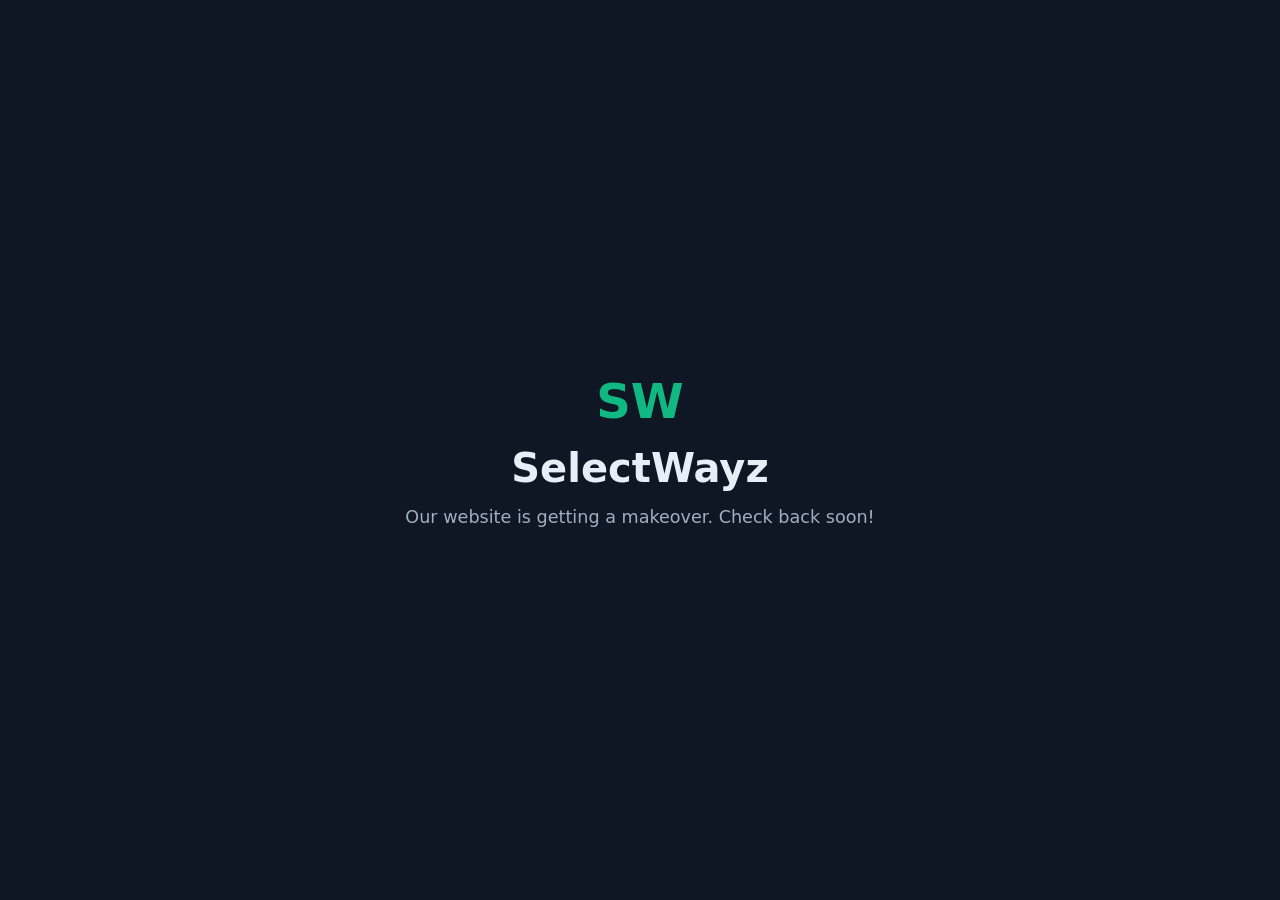
<file: index.html>
<!doctype html>
<html lang="en">
<head>
  <meta charset="utf-8" />
  <meta name="viewport" content="width=device-width,initial-scale=1" />
  <title>SelectWayz — Coming Soon</title>
  <meta name="description" content="SelectWayz website under construction." />
  <meta name="robots" content="noindex,nofollow" />
  <style>
    :root {
      --bg: #0f1724;
      --fg: #e6eef6;
      --accent: #10b981;
      font-family: system-ui, -apple-system, "Segoe UI", Roboto, sans-serif;
    }
    * { box-sizing: border-box; }
    html, body {
      height: 100%;
      margin: 0;
      background: var(--bg);
      color: var(--fg);
      display: flex;
      align-items: center;
      justify-content: center;
      text-align: center;
      padding: 2rem;
    }
    h1 {
      font-size: 2.5rem;
      margin: 0 0 1rem;
    }
    p {
      margin: 0;
      color: #a0aec0;
      font-size: 1.1rem;
    }
    .logo {
      font-size: 3rem;
      font-weight: 700;
      color: var(--accent);
      margin-bottom: 1rem;
    }
  </style>
</head>
<body>
  <main>
    <div class="logo">SW</div>
    <h1>SelectWayz</h1>
    <p>Our website is getting a makeover. Check back soon!</p>
  </main>
</body>
</html>
</file>
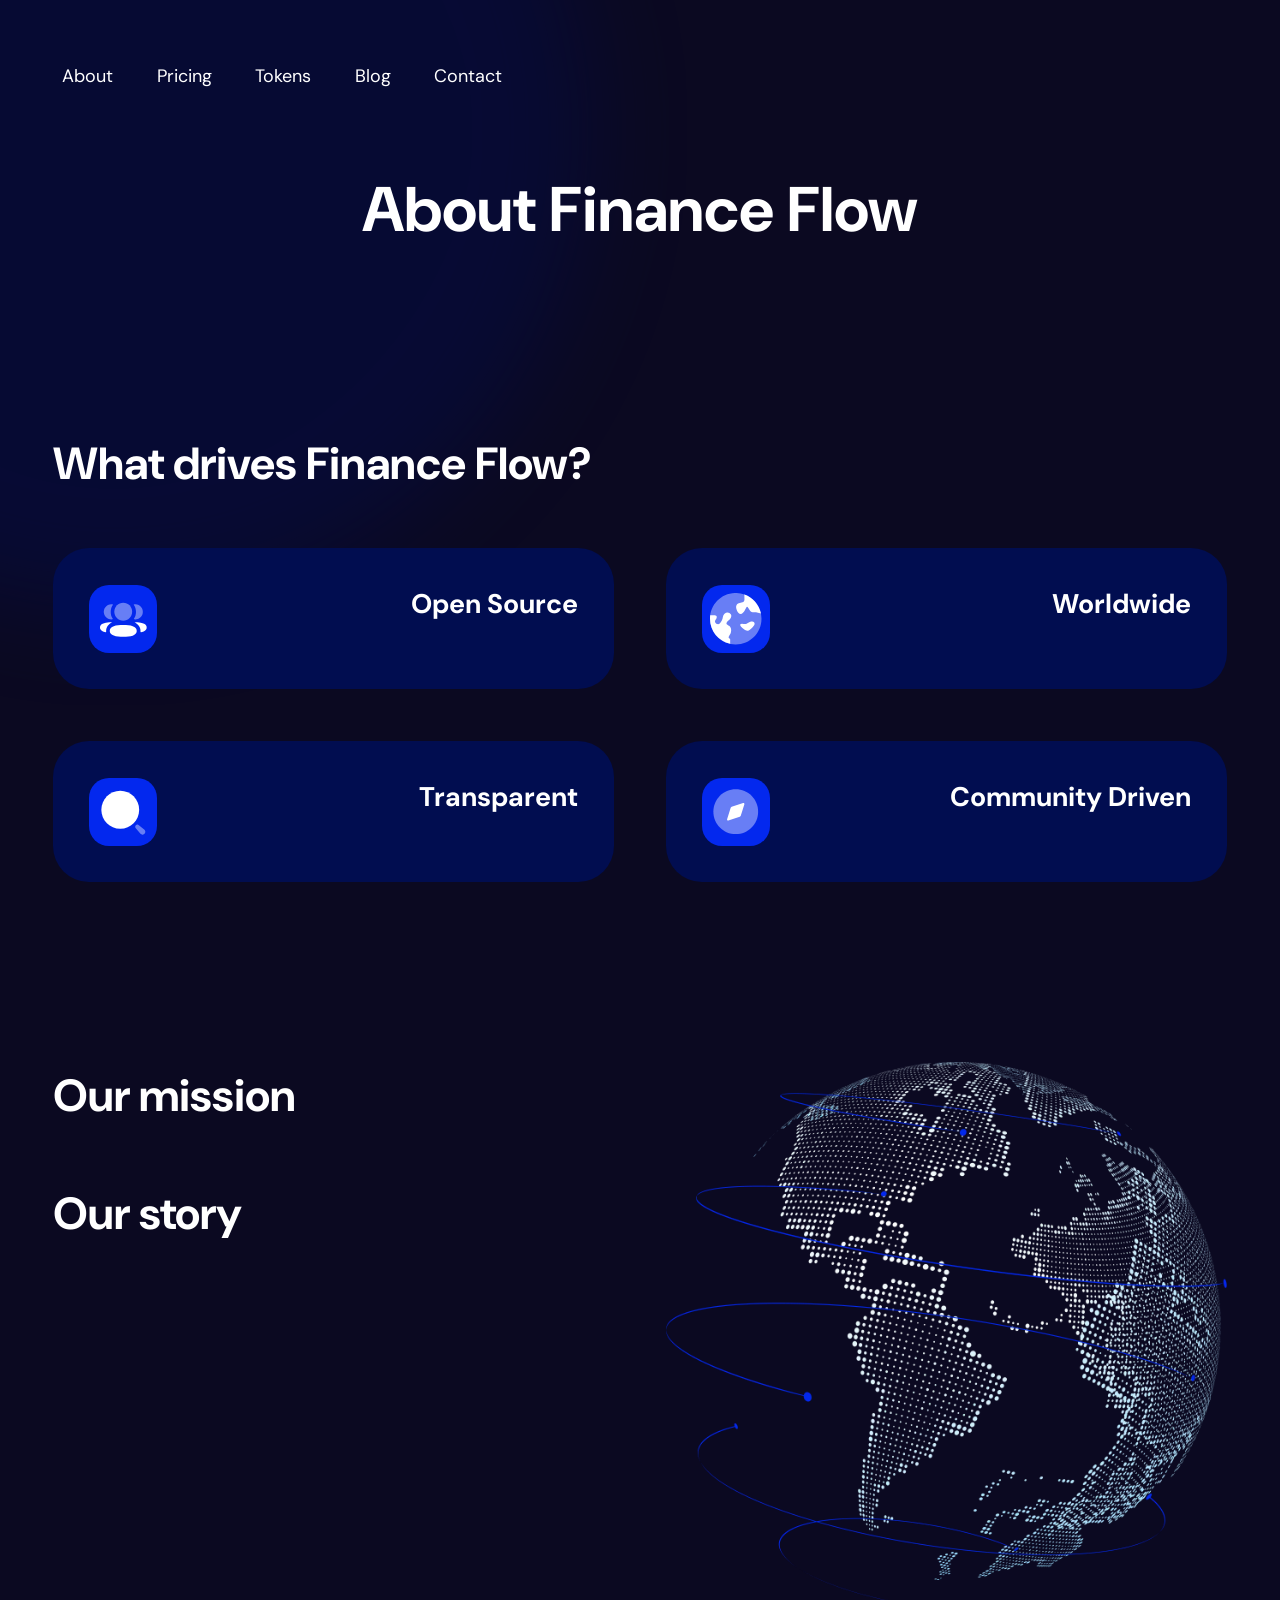
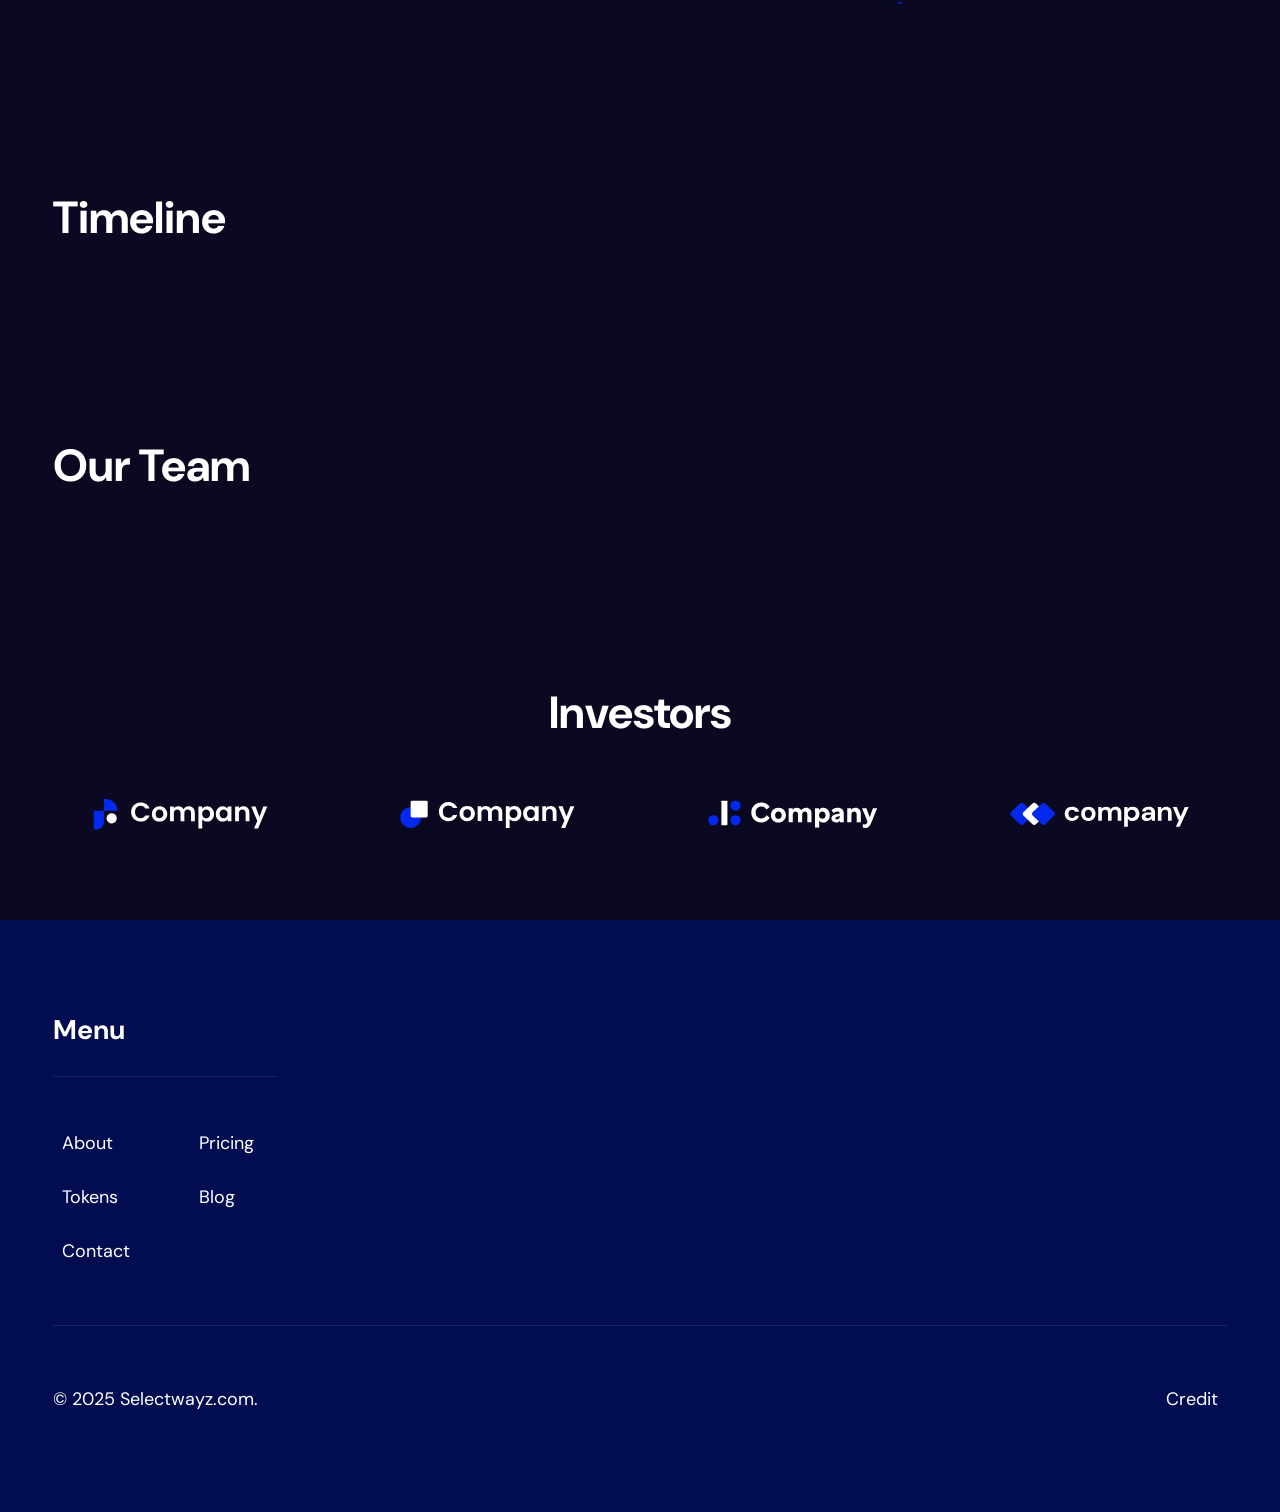
<file: about/index.html>
<!doctype html>
<html
  lang="en-US"
  data-ws-project="11286df6-979b-40f0-b985-33f8c561d238"
  data-ws-last-published="2025-09-09T21:58:08.288Z"
>
  <head>
    <link
      rel="stylesheet"
      type="text/css"
      href="/assets/static/app_generated_index-6937cd5a.BiU6qYso.css"
    />
    <meta charset="UTF-8" />
    <meta name="viewport" content="width=device-width,initial-scale=1" />
    <meta property="og:url" content="https://url/about" />
    <title>About</title>
    <meta property="og:title" content="About" />
    <meta
      name="description"
      content="Lorem ipsum dolor sit amet, consectetur adipiscing elit. Fugiat nulla suspendisse tortor aenean dis placerat."
    />
    <meta
      property="og:description"
      content="Lorem ipsum dolor sit amet, consectetur adipiscing elit. Fugiat nulla suspendisse tortor aenean dis placerat."
    />
    <meta property="og:type" content="website" />
    <meta property="twitter:card" content="summary_large_image" />
    <link rel="icon" href="/assets/logo_r1qaJQiri6sK3rPyq-Sar.svg" />
    <link
      rel="preload"
      href="/assets/DMSans-VariableFont_opsz_wght__6AYEf42h6baL3cdAc77f.ttf"
      as="font"
      crossorigin="anonymous"
    />
    <link
      rel="preload"
      href="/assets/Group_kCTIep--Fowuzx8m9sVEU.svg"
      as="image"
    />
    <link
      rel="preload"
      href="/assets/bg-top-left_iDPdUzP3CXomJM1M8FrN6.svg"
      as="image"
    />
  </head>
  <body class="w-body">
    <div
      class="w-box c1yh769p cnu4kgu crv1a4t cbrrmm8 cuo9dm5 c5egcmi c1xzir7e"
    >
      <div style="display: contents">
        <div style="display: contents">
          <div class="w-html-embed">
            <style>
              /* So we don't need to add a token to every paragraph to remove margin. */
              p {
                margin: 0;
              }

              li::marker {
                color: var(--foreground-accent);
              }
            </style>
          </div>
          <div class="w-html-embed">
            <style>
              :root {
                --ani-duration: var(--duration-default, 0.2s);
                --ani-delay: 0s;
                --ani-slide-offset: 20%;
                --ani-zoom-in-scale: 1;
                --ani-zoom-out-scale: 0.85;
                --ani-flip-rotate: 30deg;
                --ani-easing: var(--easing-default, ease);
                --ani-fill-mode: forwards;
              }
              [data-ani]:not([data-ani-children]),
              [data-ani-children]:not([data-ani-progress]) > * {
                animation-duration: var(--ani-duration);
                animation-delay: var(--ani-delay);
                animation-timing-function: var(--ani-easing);
                animation-fill-mode: var(--ani-fill-mode);
                opacity: 0;
              }
              [data-ani-progress]:not([data-ani-children]),
              [data-ani-children]:not([data-ani]) > * {
                transition-property: opacity, transform;
                transition-duration: var(--ani-duration);
                transition-timing-function: var(--ani-easing);
                opacity: 0;
              }
              @keyframes fadeIn {
                from {
                  opacity: 0;
                }
                to {
                  opacity: 1;
                }
              }
              @keyframes fadeOut {
                from {
                  opacity: 1;
                }
                to {
                  opacity: 0;
                }
              }
              [data-ani-children][data-ani="fade"] > .in,
              [data-ani="fade"]:where(
                  .in:not([data-state]),
                  [data-state$="open"],
                  [data-state="active"]
                ) {
                animation-name: fadeIn;
              }
              [data-ani-children][data-ani="fade"] > .out,
              [data-ani="fade"]:where(
                  .out:not([data-state]),
                  [data-state="closed"],
                  [data-state="inactive"]
                ) {
                animation-name: fadeOut;
              }
              @keyframes slideIn {
                from {
                  opacity: 0;
                  translate: var(--ani-slide-transform);
                }
                to {
                  opacity: 1;
                  translate: none;
                }
              }
              @keyframes slideOut {
                from {
                  opacity: 1;
                  translate: none;
                }
                to {
                  opacity: 0;
                  translate: var(--ani-slide-transform);
                }
              }
              [data-ani-children][data-ani|="slide"] > .in,
              [data-ani|="slide"]:where(
                  .in:not([data-state]),
                  [data-state$="open"],
                  [data-state="active"]
                ) {
                animation-name: slideIn;
              }
              [data-ani-children][data-ani|="slide"] > .out,
              [data-ani|="slide"]:where(
                  .out:not([data-state]),
                  [data-state="closed"],
                  [data-state="inactive"]
                ) {
                animation-name: slideOut;
              }
              [data-ani="slide-up"] {
                --ani-slide-transform: 0 var(--ani-slide-offset);
              }
              [data-ani="slide-down"] {
                --ani-slide-transform: 0 calc(-1 * var(--ani-slide-offset));
              }
              [data-ani="slide-left"] {
                --ani-slide-transform: var(--ani-slide-offset);
              }
              [data-ani="slide-right"] {
                --ani-slide-transform: calc(-1 * var(--ani-slide-offset));
              }
              @keyframes zoomIn {
                from {
                  opacity: 0;
                  scale: var(--ani-zoom-out-scale);
                }
                to {
                  opacity: 1;
                  scale: 1;
                }
              }
              @keyframes zoomOut {
                from {
                  opacity: 1;
                  scale: 1;
                }
                to {
                  opacity: 0;
                  scale: var(--ani-zoom-in-scale);
                }
              }
              [data-ani-children][data-ani="zoom"] > .in,
              [data-ani|="zoom"]:where(
                  .in:not([data-state]),
                  [data-state$="open"],
                  [data-state="active"]
                ) {
                animation-name: zoomIn;
              }
              [data-ani-children][data-ani="zoom"] > .out,
              [data-ani|="zoom"]:where(
                  .out:not([data-state]),
                  [data-state="closed"],
                  [data-state="inactive"]
                ) {
                animation-name: zoomOut;
              }
              [data-ani-children][data-ani-progress="zoom"] > *,
              [data-ani-progress="zoom"]:not([data-ani-children]) {
                transform: scale(var(--ani-zoom-out-scale));
              }
              @keyframes flipInY {
                from {
                  rotate: y var(--ani-flip-rotate);
                  perspective: 2000px;
                  opacity: 0;
                }
                to {
                  rotate: y 0;
                  opacity: 1;
                }
              }
              @keyframes flipOutY {
                from {
                  rotate: y 0;
                  opacity: 1;
                }
                to {
                  perspective: 2000px;
                  rotate: y var(--ani-flip-rotate);
                  opacity: 0;
                }
              }
              @keyframes flipInX {
                from {
                  perspective: 2000px;
                  rotate: x var(--ani-flip-rotate);
                  opacity: 0;
                }
                to {
                  rotate: x 0;
                  opacity: 1;
                }
              }
              @keyframes flipOutX {
                from {
                  rotate: x 0;
                  opacity: 1;
                }
                to {
                  perspective: 2000px;
                  rotate: x var(--ani-flip-rotate);
                  opacity: 0;
                }
              }
              [data-ani-children][data-ani="flip-y"] > .in,
              [data-ani="flip-y"]:where(
                  .in:not([data-state]),
                  [data-state$="open"],
                  [data-state="active"]
                ) {
                animation-name: flipInY;
              }
              [data-ani-children][data-ani="flip-x"] > .in,
              [data-ani="flip-x"]:where(
                  .in:not([data-state]),
                  [data-state$="open"],
                  [data-state="active"]
                ) {
                animation-name: flipInX;
              }
              [data-ani-children][data-ani="flip-y"] > .out,
              [data-ani="flip-y"]:where(
                  .out:not([data-state]),
                  [data-state="closed"],
                  [data-state="inactive"]
                ) {
                animation-name: flipOutY;
              }
              [data-ani-children][data-ani="flip-x"] > .out,
              [data-ani="flip-x"]:where(
                  .out:not([data-state]),
                  [data-state="closed"],
                  [data-state="inactive"]
                ) {
                animation-name: flipOutX;
              }
              @keyframes expandDown {
                from {
                  height: 0;
                }
                to {
                  height: var(--newHeight);
                }
              }
              @keyframes expandUp {
                from {
                  height: var(--newHeight);
                }
                to {
                  height: 0;
                }
              }
              [data-ani="expand"],
              [data-ani="expand"][data-state="open"],
              [data-ani="expand"].in {
                --newHeight: var(
                  --custom-height,
                  var(
                    --radix-accordion-content-height,
                    var(--radix-collapsible-content-height, 100%)
                  )
                );
                overflow: hidden;
                opacity: 1;
              }
              [data-ani-children][data-ani="expand"] > .in,
              [data-ani="expand"]:where(
                  .in:not([data-state]),
                  [data-state$="open"],
                  [data-state="active"]
                ) {
                animation: expandDown var(--ani-duration) var(--ani-easing);
              }
              [data-ani-children][data-ani="expand"] > .out,
              [data-ani="expand"]:where(
                  .out:not([data-state]),
                  [data-state="closed"],
                  [data-state="inactive"]
                ) {
                animation: expandUp var(--ani-duration) var(--ani-easing);
              }
              @media (prefers-reduced-motion: reduce) {
                [data-ani]:not([data-ani-children]),
                [data-ani-progress]:not([data-ani-children]),
                [data-ani-children] > * {
                  opacity: 1;
                  transform: none;
                  animation: none;
                  rotate: none;
                  scale: none;
                  translate: none;
                }
              }
            </style>
          </div>
          <header
            class="w-box c1357293 c9jnjeu czr2pxy c155uc7w cry9bxc c1lxiyww c1qyy4dh c18v2pa2 c1z0l37u c1ml0hr7 c15hexcm"
          >
            <div
              class="w-box cry9bxc c1qyy4dh c1wt8a7g c1s46o9r cdczzub c16a1k66 c1ksohct"
            >
              <div style="display: contents">
                <div style="display: contents"></div>
              </div>
              <nav class="w-box cc3dq2t">
                <div style="display: contents">
                  <div style="display: contents">
                    <ul
                      class="w-list c34dwh1 c1y6imu0 c1cn3fw9 cry9bxc c1z0l37u c1ml0hr7 c1e2b3ev ctf8nym c3v2c40 c174sw29 c1rstvfo c10x096o c1565yj9 c1cpmdss"
                    >
                      <li class="w-list-item">
                        <a
                          href="/about"
                          class="w-link cnrz8fp csru8nn ch11gwv c1md20bl c1e892th c1qyy4dh ct02u4h c1e7helk c1l0vha7 csyy8v5 c1bc2i7x c17r8x7j c135vpv5 c1knsirz cl60rel c1ib9cr2 c12mjb61 c16ndgv7 c1tplt1u"
                          >About</a
                        >
                      </li>
                      <li class="w-list-item">
                        <a
                          href="/pricing"
                          class="w-link cnrz8fp csru8nn ch11gwv c1md20bl c1e892th c1qyy4dh ct02u4h c1e7helk c1l0vha7 csyy8v5 c1bc2i7x c17r8x7j c135vpv5 c1knsirz cl60rel c1ib9cr2 c12mjb61 c16ndgv7 c1tplt1u"
                          >Pricing</a
                        >
                      </li>
                      <li class="w-list-item">
                        <a
                          href="/tokens"
                          class="w-link cnrz8fp csru8nn ch11gwv c1md20bl c1e892th c1qyy4dh ct02u4h c1e7helk c1l0vha7 csyy8v5 c1bc2i7x c17r8x7j c135vpv5 c1knsirz cl60rel c1ib9cr2 c12mjb61 c16ndgv7 c1tplt1u"
                          >Tokens</a
                        >
                      </li>
                      <li class="w-list-item">
                        <a
                          href="/blog"
                          class="w-link cnrz8fp csru8nn ch11gwv c1md20bl c1e892th c1qyy4dh ct02u4h c1e7helk c1l0vha7 csyy8v5 c1bc2i7x c17r8x7j c135vpv5 c1knsirz cl60rel c1ib9cr2 c12mjb61 c16ndgv7 c1tplt1u"
                          >Blog</a
                        >
                      </li>
                      <li class="w-list-item">
                        <a
                          href="/contact"
                          class="w-link cnrz8fp csru8nn ch11gwv c1md20bl c1e892th c1qyy4dh ct02u4h c1e7helk c1l0vha7 csyy8v5 c1bc2i7x c17r8x7j c135vpv5 c1knsirz cl60rel c1ib9cr2 c12mjb61 c16ndgv7 c1tplt1u"
                          >Contact</a
                        >
                      </li>
                    </ul>
                  </div>
                </div>
              </nav>
            </div>
          </header>
        </div>
      </div>
      <main class="w-box">
        <section class="w-box cfvl0bs c1mzb2kd">
          <div
            class="w-box c1357293 c9jnjeu c11gzs80 c1fd0kk1 czr2pxy c155uc7w cry9bxc c1lfjoq7 c1778y6x c1wt8a7g c1s46o9r cdczzub"
          >
            <div
              class="w-box cry9bxc c1lfjoq7 c1z0l37u c1ml0hr7 c1qyy4dh c1wt8a7g c1qom380 cq4dxli czqy8m4 c10x096o"
            >
              <h1
                class="w-heading c11nr3ex c11dowh9 c32myit cwrra4i cg5i74l c10r87ok c1dhz37v"
              >
                About Finance Flow
              </h1>
            </div>
          </div>
        </section>
        <section class="w-box cna0hdz c1mzb2kd">
          <div
            class="w-box c1357293 c9jnjeu c11gzs80 c1fd0kk1 czr2pxy c155uc7w cry9bxc c1lfjoq7 c1778y6x c1wt8a7g c1s46o9r cdczzub"
          >
            <h2 class="w-heading c1dxq9cf c11dowh9 c32myit cwrra4i c12y6bqh">
              What drives Finance Flow?
            </h2>
            <div class="w-box cry9bxc c1lfjoq7 cdczzub c1s46o9r">
              <div
                class="w-box copqmak c1s46o9r cevxs5e co2qwzx c1vrexag c1cdc69r cx6c9kw c174sw29"
              >
                <div
                  class="w-box cry9bxc c1lxiyww c18v2pa2 c1z0l37u c1ml0hr7 cgl7u82 crlid6h caoqbwa c1aguln c1trky77 c15hexcm"
                >
                  <div
                    class="w-box cry9bxc c1lfjoq7 c1z0l37u c1ml0hr7 c16xs6ny c1wt8a7g"
                  >
                    <div class="w-html-embed">
                      <svg
                        width="68"
                        height="69"
                        viewBox="0 0 68 69"
                        fill="none"
                        xmlns="http://www.w3.org/2000/svg"
                      >
                        <rect
                          y="0.984375"
                          width="68"
                          height="68"
                          rx="20"
                          fill="#0328EE"
                        ></rect>
                        <g clip-path="url(#clip0_2_896)">
                          <path
                            d="M34.2334 41.1177C26.9127 41.1177 20.7358 42.3139 20.7358 46.9308C20.7358 51.5495 26.9526 52.7037 34.2334 52.7037C41.5541 52.7037 47.731 51.5075 47.731 46.8906C47.731 42.2719 41.5142 41.1177 34.2334 41.1177Z"
                            fill="white"
                          ></path>
                          <path
                            opacity="0.4"
                            d="M34.2334 36.7191C39.1905 36.7191 43.1653 32.7214 43.1653 27.7358C43.1653 22.7482 39.1905 18.7524 34.2334 18.7524C29.2763 18.7524 25.3015 22.7482 25.3015 27.7358C25.3015 32.7214 29.2763 36.7191 34.2334 36.7191Z"
                            fill="white"
                          ></path>
                          <path
                            opacity="0.4"
                            d="M53.6255 29.8277C54.908 24.7828 51.1479 20.252 46.3599 20.252C45.8393 20.252 45.3415 20.3093 44.8551 20.4067C44.7905 20.422 44.7183 20.4545 44.6803 20.5118C44.6366 20.5845 44.6689 20.6819 44.7164 20.745C46.1547 22.7744 46.9812 25.2452 46.9812 27.8976C46.9812 30.4392 46.2231 32.8087 44.8931 34.7751C44.7563 34.9777 44.8779 35.2509 45.1192 35.293C45.4536 35.3522 45.7956 35.3828 46.1452 35.3923C49.6317 35.4841 52.761 33.2272 53.6255 29.8277Z"
                            fill="white"
                          ></path>
                          <path
                            d="M57.2782 41.7058C56.6398 40.3375 55.0989 39.3993 52.7562 38.9387C51.6504 38.6674 48.6579 38.2852 45.8744 38.3368C45.8326 38.3425 45.8098 38.3712 45.806 38.3903C45.8003 38.417 45.8117 38.4629 45.8668 38.4916C47.1531 39.1317 52.1254 41.916 51.5003 47.7883C51.4737 48.0424 51.677 48.2622 51.9297 48.224C53.1533 48.0482 56.3016 47.3679 57.2782 45.2486C57.8178 44.1288 57.8178 42.8275 57.2782 41.7058Z"
                            fill="white"
                          ></path>
                          <path
                            opacity="0.4"
                            d="M23.8269 20.4072C23.3424 20.3079 22.8427 20.2524 22.3221 20.2524C17.5342 20.2524 13.7741 24.7833 15.0585 29.8282C15.9211 33.2277 19.0504 35.4845 22.5368 35.3928C22.8864 35.3833 23.2303 35.3508 23.5628 35.2935C23.8041 35.2514 23.9257 34.9781 23.7889 34.7756C22.4589 32.8073 21.7008 30.4397 21.7008 27.8981C21.7008 25.2438 22.5292 22.773 23.9675 20.7455C24.0131 20.6824 24.0473 20.5849 24.0017 20.5123C23.9637 20.4531 23.8934 20.4225 23.8269 20.4072Z"
                            fill="white"
                          ></path>
                          <path
                            d="M15.9262 38.9376C13.5835 39.3982 12.0445 40.3364 11.4061 41.7047C10.8646 42.8264 10.8646 44.1277 11.4061 45.2495C12.3827 47.3668 15.531 48.049 16.7546 48.2229C17.0073 48.2611 17.2087 48.0433 17.1821 47.7872C16.557 41.9168 21.5293 39.1326 22.8175 38.4924C22.8707 38.4618 22.8821 38.4179 22.8764 38.3892C22.8726 38.3701 22.8517 38.3414 22.8099 38.3376C20.0245 38.2841 17.0339 38.6663 15.9262 38.9376Z"
                            fill="white"
                          ></path>
                        </g>
                        <defs>
                          <clipPath id="clip0_2_896">
                            <rect
                              width="47"
                              height="35"
                              fill="white"
                              transform="translate(11 17.9844)"
                            ></rect>
                          </clipPath>
                        </defs>
                      </svg>
                    </div>
                  </div>
                  <div class="w-box cry9bxc c1lfjoq7 c1z0l37u c1ml0hr7">
                    <h3
                      class="w-heading cuoke4w c11dowh9 c32myit cwrra4i c12y6bqh"
                    >
                      Open Source
                    </h3>
                  </div>
                </div>
                <div
                  class="w-box cry9bxc c1lxiyww c18v2pa2 c1z0l37u c1ml0hr7 cgl7u82 crlid6h caoqbwa c1aguln c1trky77 c15hexcm"
                >
                  <div
                    class="w-box cry9bxc c1lfjoq7 c1z0l37u c1ml0hr7 c16xs6ny c1wt8a7g"
                  >
                    <div class="w-html-embed">
                      <svg
                        width="68"
                        height="69"
                        viewBox="0 0 68 69"
                        fill="none"
                        xmlns="http://www.w3.org/2000/svg"
                      >
                        <rect
                          y="0.984375"
                          width="68"
                          height="68"
                          rx="20"
                          fill="#0328EE"
                        ></rect>
                        <g clip-path="url(#clip0_2_909)">
                          <path
                            d="M59.4875 34.7281C59.4875 48.9574 47.973 60.4719 33.7437 60.4719C19.5145 60.4719 8 48.9574 8 34.7281C8 20.4989 19.5145 8.98438 33.7437 8.98438C36.7862 8.98438 39.735 9.49925 42.4498 10.4822C52.3728 14.0395 59.4875 23.5413 59.4875 34.7281Z"
                            fill="white"
                            fill-opacity="0.4"
                          ></path>
                          <path
                            d="M58.9726 29.5327C57.1472 20.6863 50.7815 13.478 42.4498 10.4824C42.403 10.4824 42.3562 10.4355 42.3562 10.4355L42.4498 15.3971C42.4498 16.6608 41.7009 17.831 40.5308 18.3459C37.9564 19.4693 35.382 18.8608 34.3055 21.8096C33.4161 24.0095 35.7565 30.0476 38.6117 30.0476C42.2158 30.0476 43.9477 22.7926 45.0242 22.7926C45.7263 22.7926 46.8029 24.9925 48.0667 26.6307C48.9092 27.7541 50.2198 28.3626 51.624 28.3626H54.0111L58.9726 29.5327Z"
                            fill="white"
                          ></path>
                          <path
                            d="M38.3308 40.3448C37.0202 42.1702 43.9008 47.7402 46.1943 46.6637C50.0793 44.8382 52.6068 41.0469 52.6068 39.6427C52.6068 38.2384 50.7814 35.5237 44.5561 39.7363C42.8242 41 39.6882 38.4725 38.3308 40.3448Z"
                            fill="white"
                          ></path>
                          <path
                            d="M27.8929 35.243C29.2503 33.8856 29.6715 31.7793 28.9694 30.5623C26.7227 26.4901 21.3867 28.6433 20.8719 32.9027C20.591 35.4771 19.0464 38.0982 17.7358 39.4556C16.4252 40.7662 13.8508 40.0641 13.1487 38.145C12.353 35.9919 15.1146 35.1962 14.6934 32.4346C14.5998 31.6857 13.804 31.3112 12.8211 31.1708L8.18723 31.3581C8.09361 32.4346 8 33.558 8 34.7281C8 47.0383 16.6125 57.3358 28.1737 59.8634V55.2763C28.1737 55.2763 28.1737 55.2763 27.0036 54.1062C25.8334 52.936 28.2205 50.9701 28.8758 48.4893C30.7013 41.4683 24.6164 41.1875 24.4292 39.6429C24.242 37.911 26.5355 36.6004 27.8929 35.243Z"
                            fill="white"
                          ></path>
                        </g>
                        <defs>
                          <clipPath id="clip0_2_909">
                            <rect
                              width="52"
                              height="52"
                              fill="white"
                              transform="translate(8 8.98438)"
                            ></rect>
                          </clipPath>
                        </defs>
                      </svg>
                    </div>
                  </div>
                  <div class="w-box cry9bxc c1lfjoq7 c1z0l37u c1ml0hr7">
                    <h3
                      class="w-heading cuoke4w c11dowh9 c32myit cwrra4i c12y6bqh"
                    >
                      Worldwide
                    </h3>
                  </div>
                </div>
                <div
                  class="w-box cry9bxc c1lxiyww c18v2pa2 c1z0l37u c1ml0hr7 cgl7u82 crlid6h caoqbwa c1aguln c1trky77 c15hexcm"
                >
                  <div
                    class="w-box cry9bxc c1lfjoq7 c1z0l37u c1ml0hr7 c16xs6ny c1wt8a7g"
                  >
                    <div class="w-html-embed">
                      <svg
                        width="68"
                        height="69"
                        viewBox="0 0 68 69"
                        fill="none"
                        xmlns="http://www.w3.org/2000/svg"
                      >
                        <rect
                          y="0.984375"
                          width="68"
                          height="68"
                          rx="20"
                          fill="#0328EE"
                        ></rect>
                        <g clip-path="url(#clip0_2_920)">
                          <path
                            d="M31.2599 51.8023C41.7081 51.8023 50.1782 43.2791 50.1782 32.7652C50.1782 22.2513 41.7081 13.7281 31.2599 13.7281C20.8116 13.7281 12.3416 22.2513 12.3416 32.7652C12.3416 43.2791 20.8116 51.8023 31.2599 51.8023Z"
                            fill="white"
                          ></path>
                          <path
                            opacity="0.4"
                            d="M53.4258 57.6296C52.6909 57.6058 51.9921 57.3035 51.4694 56.7831L46.9893 51.5464C46.0288 50.668 45.9502 49.1752 46.8132 48.1996C47.2171 47.7909 47.7663 47.5611 48.3392 47.5611C48.912 47.5611 49.4612 47.7909 49.8652 48.1996L55.4996 52.7079C56.3112 53.5386 56.5616 54.7718 56.139 55.8563C55.7163 56.9408 54.6996 57.674 53.5432 57.7281L53.4258 57.6296Z"
                            fill="white"
                          ></path>
                        </g>
                        <defs>
                          <clipPath id="clip0_2_920">
                            <rect
                              width="45"
                              height="45"
                              fill="white"
                              transform="translate(12 12.9844)"
                            ></rect>
                          </clipPath>
                        </defs>
                      </svg>
                    </div>
                  </div>
                  <div class="w-box cry9bxc c1lfjoq7 c1z0l37u c1ml0hr7">
                    <h3
                      class="w-heading cuoke4w c11dowh9 c32myit cwrra4i c12y6bqh"
                    >
                      Transparent
                    </h3>
                  </div>
                </div>
                <div
                  class="w-box cry9bxc c1lxiyww c18v2pa2 c1z0l37u c1ml0hr7 cgl7u82 crlid6h caoqbwa c1aguln c1trky77 c15hexcm"
                >
                  <div
                    class="w-box cry9bxc c1lfjoq7 c1z0l37u c1ml0hr7 c16xs6ny c1wt8a7g"
                  >
                    <div class="w-html-embed">
                      <svg
                        width="68"
                        height="69"
                        viewBox="0 0 68 69"
                        fill="none"
                        xmlns="http://www.w3.org/2000/svg"
                      >
                        <rect
                          y="0.984375"
                          width="68"
                          height="68"
                          rx="20"
                          fill="#0328EE"
                        ></rect>
                        <g clip-path="url(#clip0_22_6911)">
                          <path
                            opacity="0.4"
                            d="M56.1314 34.7281C56.1314 47.0928 46.1084 57.1158 33.7437 57.1158C21.3789 57.1158 11.356 47.0928 11.356 34.7281C11.356 22.3656 21.3789 12.3403 33.7437 12.3403C46.1084 12.3403 56.1314 22.3656 56.1314 34.7281Z"
                            fill="white"
                          ></path>
                          <path
                            d="M42.3848 27.3512L38.758 38.8137C38.6237 39.2838 38.2431 39.6644 37.7729 39.801L26.3552 43.3808C25.594 43.6293 24.8552 42.8882 25.1015 42.1271L28.6835 30.6422C28.8179 30.172 29.1984 29.8138 29.6686 29.6571L41.1311 26.0751C41.9147 25.8288 42.6311 26.5676 42.3848 27.3512Z"
                            fill="white"
                          ></path>
                        </g>
                        <defs>
                          <clipPath id="clip0_22_6911">
                            <rect
                              width="46"
                              height="46"
                              fill="white"
                              transform="translate(11 11.9844)"
                            ></rect>
                          </clipPath>
                        </defs>
                      </svg>
                    </div>
                  </div>
                  <div class="w-box cry9bxc c1lfjoq7 c1z0l37u c1ml0hr7">
                    <h3
                      class="w-heading cuoke4w c11dowh9 c32myit cwrra4i c12y6bqh"
                    >
                      Community Driven
                    </h3>
                  </div>
                </div>
              </div>
            </div>
          </div>
        </section>
        <section class="w-box cna0hdz c1mzb2kd">
          <div
            class="w-box c1357293 c9jnjeu c11gzs80 c1fd0kk1 czr2pxy c155uc7w copqmak c1lfjoq7 c1vrexag c1wt8a7g c1s46o9r c1cdc69r cevxs5e co2qwzx cx6c9kw c174sw29"
          >
            <div class="w-box c6oj68y cry9bxc c1lfjoq7 ca4qjwu c1cdc69r">
              <div class="w-box">
                <h2
                  class="w-heading c1dxq9cf c11dowh9 c32myit cwrra4i c12y6bqh"
                >
                  Our mission
                </h2>
              </div>
              <div class="w-box">
                <h2
                  class="w-heading c1dxq9cf c11dowh9 c32myit cwrra4i c12y6bqh"
                >
                  Our story
                </h2>
              </div>
            </div>
            <div class="w-box">
              <img
                alt="Globe"
                width="1310"
                height="1266"
                src="/assets/planet_(1)_tK69a7zIDk3CZrwAn_VUk.webp"
                class="w-image"
                sizes="100vw"
                srcset="
                  /assets/planet_(1)_tK69a7zIDk3CZrwAn_VUk.webp   16w,
                  /assets/planet_(1)_tK69a7zIDk3CZrwAn_VUk.webp   32w,
                  /assets/planet_(1)_tK69a7zIDk3CZrwAn_VUk.webp   48w,
                  /assets/planet_(1)_tK69a7zIDk3CZrwAn_VUk.webp   64w,
                  /assets/planet_(1)_tK69a7zIDk3CZrwAn_VUk.webp   96w,
                  /assets/planet_(1)_tK69a7zIDk3CZrwAn_VUk.webp  128w,
                  /assets/planet_(1)_tK69a7zIDk3CZrwAn_VUk.webp  256w,
                  /assets/planet_(1)_tK69a7zIDk3CZrwAn_VUk.webp  384w,
                  /assets/planet_(1)_tK69a7zIDk3CZrwAn_VUk.webp  640w,
                  /assets/planet_(1)_tK69a7zIDk3CZrwAn_VUk.webp  750w,
                  /assets/planet_(1)_tK69a7zIDk3CZrwAn_VUk.webp  828w,
                  /assets/planet_(1)_tK69a7zIDk3CZrwAn_VUk.webp 1080w,
                  /assets/planet_(1)_tK69a7zIDk3CZrwAn_VUk.webp 1200w,
                  /assets/planet_(1)_tK69a7zIDk3CZrwAn_VUk.webp 1920w,
                  /assets/planet_(1)_tK69a7zIDk3CZrwAn_VUk.webp 2048w,
                  /assets/planet_(1)_tK69a7zIDk3CZrwAn_VUk.webp 3840w
                "
                decoding="async"
                loading="lazy"
              />
            </div>
          </div>
        </section>
        <section class="w-box cna0hdz c1mzb2kd">
          <div
            class="w-box c1357293 c9jnjeu c11gzs80 c1fd0kk1 czr2pxy c155uc7w copqmak c1lfjoq7 c1vrexag c1wt8a7g c1s46o9r c1cdc69r c1q7flhk co2qwzx cx6c9kw c174sw29"
          >
            <div
              class="w-box cry9bxc c1lfjoq7 c1z0l37u c1ml0hr7 c16xs6ny c1wt8a7g cuj80l1 cq4dxli czqy8m4 c10x096o"
            >
              <h2 class="w-heading c1dxq9cf c11dowh9 c32myit cwrra4i c12y6bqh">
                Timeline
              </h2>
            </div>
            <div class="w-box cry9bxc c1lfjoq7"></div>
          </div>
        </section>
        <section class="w-box cna0hdz c1mzb2kd">
          <div
            class="w-box c1357293 c9jnjeu c11gzs80 c1fd0kk1 czr2pxy c155uc7w cry9bxc c1lfjoq7 c1778y6x c1wt8a7g c1s46o9r cdczzub"
          >
            <div
              class="w-box cry9bxc c1lxiyww c1z0l37u c1ml0hr7 c1qyy4dh c18v2pa2 cuj80l1 cq4dxli czqy8m4 c10x096o c174sw29"
            >
              <h2 class="w-heading c1dxq9cf c11dowh9 c32myit cwrra4i c12y6bqh">
                Our Team
              </h2>
            </div>
          </div>
        </section>
        <section class="w-box cna0hdz c1mzb2kd">
          <div
            class="w-box c1357293 c9jnjeu c11gzs80 c1fd0kk1 czr2pxy c155uc7w cry9bxc c1lfjoq7 c1778y6x c1wt8a7g c1s46o9r cdczzub"
          >
            <div
              class="w-box cry9bxc c1lfjoq7 c1z0l37u c1ml0hr7 c1qyy4dh c1wt8a7g c1qom380 cq4dxli czqy8m4 c10x096o"
            >
              <h2 class="w-heading c1dxq9cf c11dowh9 c32myit cwrra4i c12y6bqh">
                Investors
              </h2>
            </div>
            <div
              class="w-box copqmak c1s46o9r cori9ti cstj0zg c1vrexag c1cdc69r cx6c9kw c1mpedrw c1jjfh4b c1rstvfo c1bulmrh"
            >
              <img
                alt="Company logo"
                width="184"
                height="33"
                src="/assets/a-4_qUdIB7WvUjOKOp5t_E8wT.svg"
                class="w-image c1cydrwa c1fhiulb cy1glqj"
                sizes="100vw"
                srcset="
                  /assets/a-4_qUdIB7WvUjOKOp5t_E8wT.svg  16w,
                  /assets/a-4_qUdIB7WvUjOKOp5t_E8wT.svg  32w,
                  /assets/a-4_qUdIB7WvUjOKOp5t_E8wT.svg  48w,
                  /assets/a-4_qUdIB7WvUjOKOp5t_E8wT.svg  64w,
                  /assets/a-4_qUdIB7WvUjOKOp5t_E8wT.svg  96w,
                  /assets/a-4_qUdIB7WvUjOKOp5t_E8wT.svg 128w,
                  /assets/a-4_qUdIB7WvUjOKOp5t_E8wT.svg 256w,
                  /assets/a-4_qUdIB7WvUjOKOp5t_E8wT.svg 384w
                "
                decoding="async"
                loading="lazy"
              /><img
                alt="Company logo"
                width="185"
                height="33"
                src="/assets/a-3__0-sV_ygL_8lSvSmB0MNj.svg"
                class="w-image c1cydrwa c1fhiulb cy1glqj"
                sizes="100vw"
                srcset="
                  /assets/a-3__0-sV_ygL_8lSvSmB0MNj.svg  16w,
                  /assets/a-3__0-sV_ygL_8lSvSmB0MNj.svg  32w,
                  /assets/a-3__0-sV_ygL_8lSvSmB0MNj.svg  48w,
                  /assets/a-3__0-sV_ygL_8lSvSmB0MNj.svg  64w,
                  /assets/a-3__0-sV_ygL_8lSvSmB0MNj.svg  96w,
                  /assets/a-3__0-sV_ygL_8lSvSmB0MNj.svg 128w,
                  /assets/a-3__0-sV_ygL_8lSvSmB0MNj.svg 256w,
                  /assets/a-3__0-sV_ygL_8lSvSmB0MNj.svg 384w
                "
                decoding="async"
                loading="lazy"
              /><img
                alt="Company logo"
                width="185"
                height="33"
                src="/assets/a-1_Uk33A56sm6ACkCMTCwjl0.svg"
                class="w-image c1cydrwa c1fhiulb cy1glqj"
                sizes="100vw"
                srcset="
                  /assets/a-1_Uk33A56sm6ACkCMTCwjl0.svg  16w,
                  /assets/a-1_Uk33A56sm6ACkCMTCwjl0.svg  32w,
                  /assets/a-1_Uk33A56sm6ACkCMTCwjl0.svg  48w,
                  /assets/a-1_Uk33A56sm6ACkCMTCwjl0.svg  64w,
                  /assets/a-1_Uk33A56sm6ACkCMTCwjl0.svg  96w,
                  /assets/a-1_Uk33A56sm6ACkCMTCwjl0.svg 128w,
                  /assets/a-1_Uk33A56sm6ACkCMTCwjl0.svg 256w,
                  /assets/a-1_Uk33A56sm6ACkCMTCwjl0.svg 384w
                "
                decoding="async"
                loading="lazy"
              /><img
                alt="Company logo"
                width="184"
                height="33"
                src="/assets/a_MIv_KJ4FNcIjUD3t-uUC0.svg"
                class="w-image c1cydrwa c1fhiulb cy1glqj"
                sizes="100vw"
                srcset="
                  /assets/a_MIv_KJ4FNcIjUD3t-uUC0.svg  16w,
                  /assets/a_MIv_KJ4FNcIjUD3t-uUC0.svg  32w,
                  /assets/a_MIv_KJ4FNcIjUD3t-uUC0.svg  48w,
                  /assets/a_MIv_KJ4FNcIjUD3t-uUC0.svg  64w,
                  /assets/a_MIv_KJ4FNcIjUD3t-uUC0.svg  96w,
                  /assets/a_MIv_KJ4FNcIjUD3t-uUC0.svg 128w,
                  /assets/a_MIv_KJ4FNcIjUD3t-uUC0.svg 256w,
                  /assets/a_MIv_KJ4FNcIjUD3t-uUC0.svg 384w
                "
                decoding="async"
                loading="lazy"
              />
            </div>
          </div>
        </section>
      </main>
      <div style="display: contents">
        <div style="display: contents">
          <footer class="w-box cna0hdz c1mzb2kd cfgetg2">
            <div
              class="w-box c1357293 c9jnjeu c11gzs80 c1fd0kk1 czr2pxy c155uc7w cry9bxc c1lfjoq7 c1778y6x c1wt8a7g c1s46o9r cdczzub"
            >
              <div
                class="w-box cry9bxc c1lfjoq7 cxjshtx c6fi6ij cmaksb1 c1i9o1yp"
              >
                <div
                  class="w-box cry9bxc c1lxiyww c18v2pa2 ca4qjwu c1cdc69r c1jjfh4b"
                >
                  <nav
                    aria-labelledby="footerMenuTitle"
                    class="w-box cry9bxc c1lfjoq7 c1z0l37u c1ml0hr7"
                  >
                    <h2
                      id="footerMenuTitle"
                      class="w-heading cuoke4w c11dowh9 c32myit cwrra4i c12y6bqh"
                    >
                      Menu
                    </h2>
                    <hr class="w-separator c2uxojo czr2pxy c32myit cwrra4i" />
                    <ul
                      class="w-list c34dwh1 c1y6imu0 c1cn3fw9 copqmak c1s46o9r c1117wcl cevxs5e co2qwzx c1vrexag ce07h1k ctf8nym c1y4fwd4 cx6c9kw c174sw29"
                    >
                      <li class="w-list-item">
                        <a
                          href="/about"
                          class="w-link cnrz8fp csru8nn ch11gwv c1md20bl c1e892th c1qyy4dh ct02u4h c1e7helk c1l0vha7 csyy8v5 c1bc2i7x c17r8x7j c135vpv5 c1knsirz cl60rel c1ib9cr2 c12mjb61 c16ndgv7 c1tplt1u"
                          >About</a
                        >
                      </li>
                      <li class="w-list-item">
                        <a
                          href="/pricing"
                          class="w-link cnrz8fp csru8nn ch11gwv c1md20bl c1e892th c1qyy4dh ct02u4h c1e7helk c1l0vha7 csyy8v5 c1bc2i7x c17r8x7j c135vpv5 c1knsirz cl60rel c1ib9cr2 c12mjb61 c16ndgv7 c1tplt1u"
                          >Pricing</a
                        >
                      </li>
                      <li class="w-list-item">
                        <a
                          href="/tokens"
                          class="w-link cnrz8fp csru8nn ch11gwv c1md20bl c1e892th c1qyy4dh ct02u4h c1e7helk c1l0vha7 csyy8v5 c1bc2i7x c17r8x7j c135vpv5 c1knsirz cl60rel c1ib9cr2 c12mjb61 c16ndgv7 c1tplt1u"
                          >Tokens</a
                        >
                      </li>
                      <li class="w-list-item">
                        <a
                          href="/blog"
                          class="w-link cnrz8fp csru8nn ch11gwv c1md20bl c1e892th c1qyy4dh ct02u4h c1e7helk c1l0vha7 csyy8v5 c1bc2i7x c17r8x7j c135vpv5 c1knsirz cl60rel c1ib9cr2 c12mjb61 c16ndgv7 c1tplt1u"
                          >Blog</a
                        >
                      </li>
                      <li class="w-list-item">
                        <a
                          href="/contact"
                          class="w-link cnrz8fp csru8nn ch11gwv c1md20bl c1e892th c1qyy4dh ct02u4h c1e7helk c1l0vha7 csyy8v5 c1bc2i7x c17r8x7j c135vpv5 c1knsirz cl60rel c1ib9cr2 c12mjb61 c16ndgv7 c1tplt1u"
                          >Contact</a
                        >
                      </li>
                    </ul>
                  </nav>
                </div>
              </div>
              <hr class="w-separator c2uxojo czr2pxy c32myit cwrra4i" />
              <div class="w-box cry9bxc c1qyy4dh c18v2pa2">
                <div class="w-text">© 2025 Selectwayz.com.</div>
                <div class="w-box">
                  <a
                    class="w-link cnrz8fp csru8nn ch11gwv c1md20bl c1e892th c1qyy4dh ct02u4h c1e7helk c1l0vha7 csyy8v5 c1bc2i7x c17r8x7j c135vpv5 c1knsirz cl60rel c1ib9cr2 c12mjb61 c16ndgv7 c1tplt1u"
                    href="#"
                    >Credit</a
                  >
                </div>
              </div>
            </div>
          </footer>
        </div>
      </div>
    </div>
    <script id="vike_pageContext" type="application/json">
      {
        "_urlRewrite": null,
        "pageId": "/pages/about",
        "routeParams": {},
        "data": {
          "url": "https://url/about",
          "system": { "params": {}, "search": {}, "origin": "https://url" },
          "resources": {},
          "pageMeta": {
            "title": "About",
            "description": "Lorem ipsum dolor sit amet, consectetur adipiscing elit. Fugiat nulla suspendisse tortor aenean dis placerat.",
            "excludePageFromSearch": false,
            "language": "en-US",
            "socialImageAssetName": "!undefined",
            "socialImageUrl": "",
            "status": 200,
            "redirect": "",
            "custom": []
          }
        }
      }
    </script>
    <script id="vike_globalContext" type="application/json">
      {}
    </script>
    <script
      src="/assets/entries/entry-server-routing.CXC478sa.js"
      type="module"
      async
    ></script>
    <link
      rel="modulepreload"
      href="/assets/entries/pages_about.Bnzu9mh6.js"
      as="script"
      type="text/javascript"
    /><link
      rel="modulepreload"
      href="/assets/chunks/chunk-XnWH4x6i.js"
      as="script"
      type="text/javascript"
    />
  </body>
</html>
</file>
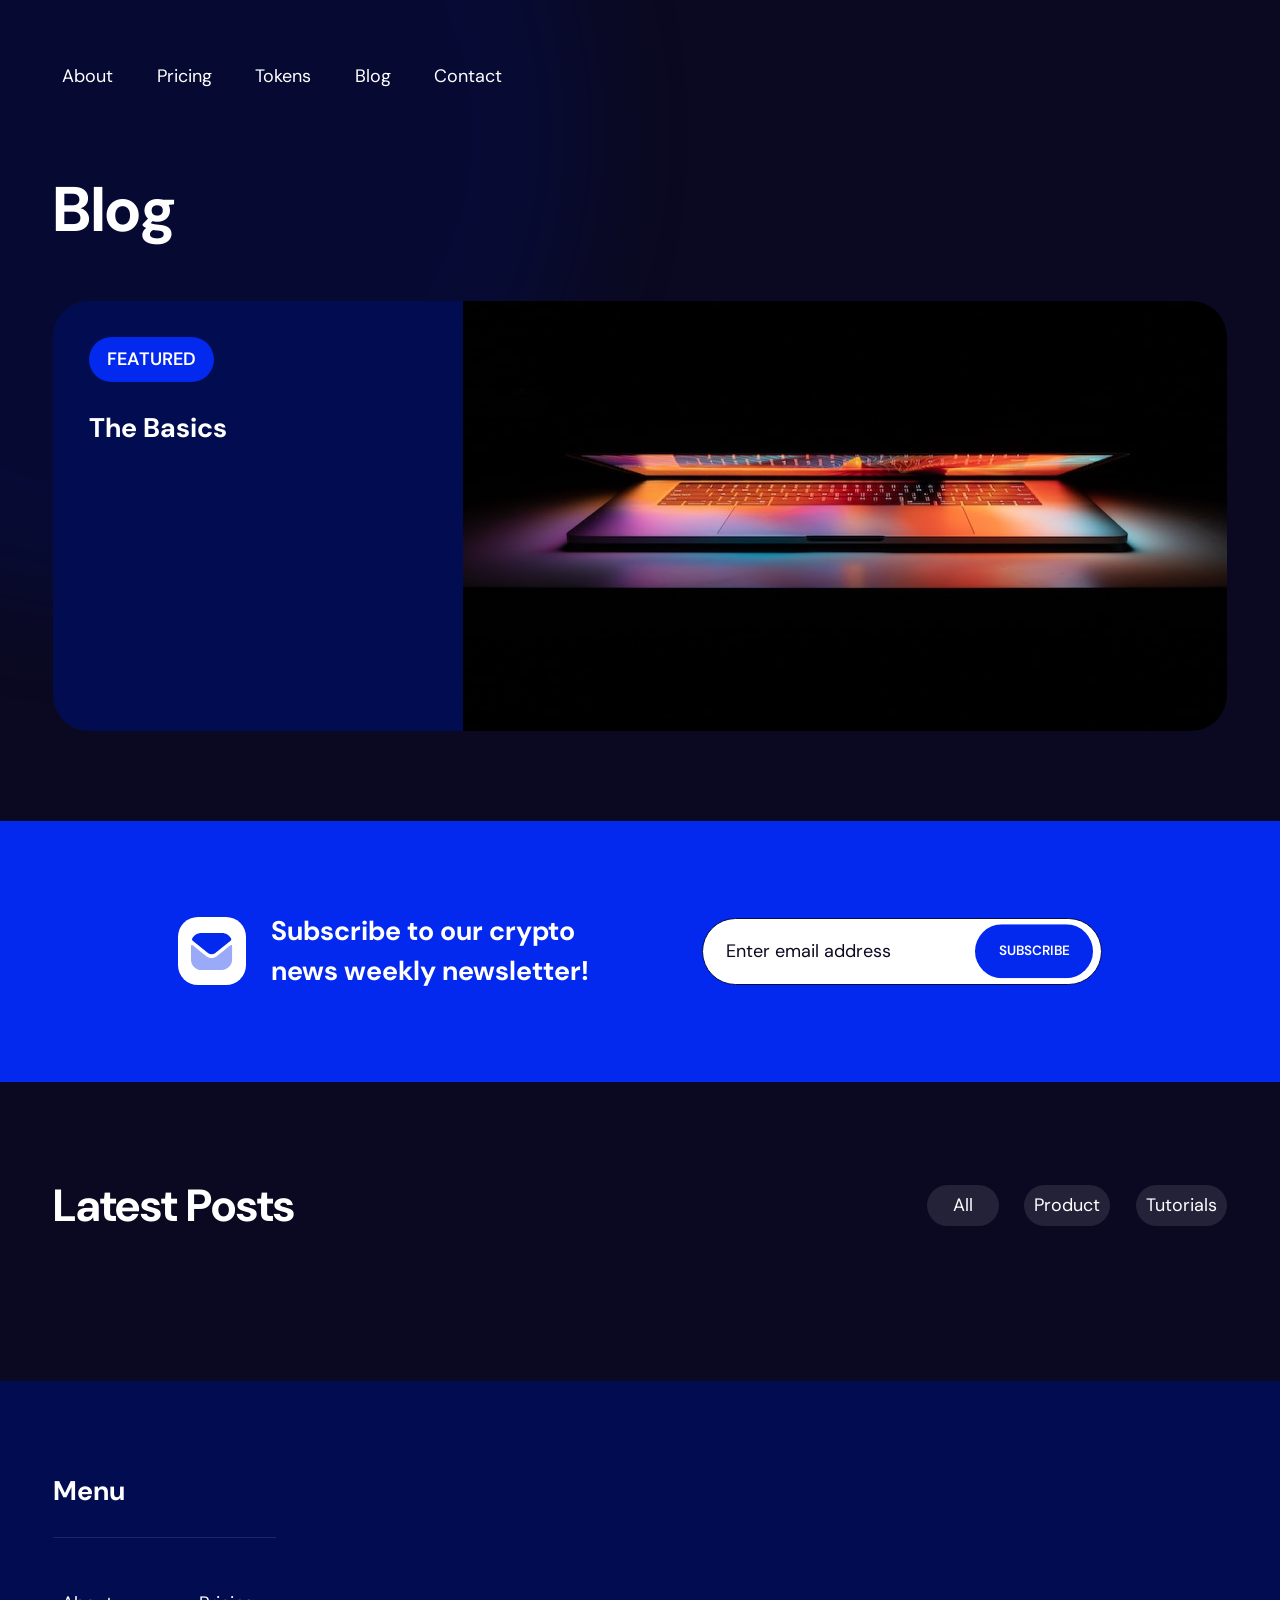
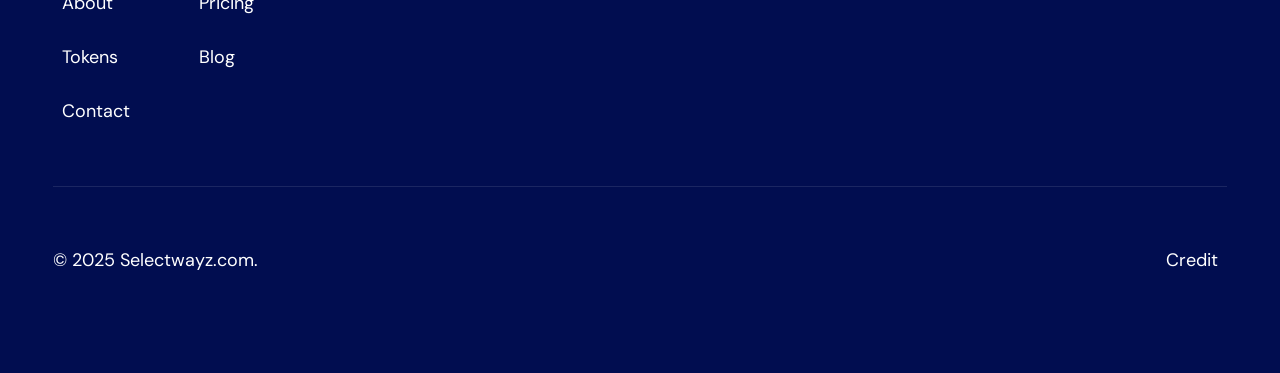
<file: blog/index.html>
<!doctype html>
<html
  lang="en-US"
  data-ws-project="11286df6-979b-40f0-b985-33f8c561d238"
  data-ws-last-published="2025-09-09T21:58:08.288Z"
>
  <head>
    <link
      rel="stylesheet"
      type="text/css"
      href="/assets/static/app_generated_index-6937cd5a.BiU6qYso.css"
    />
    <meta charset="UTF-8" />
    <meta name="viewport" content="width=device-width,initial-scale=1" />
    <meta property="og:url" content="https://url/blog" />
    <title>Blog</title>
    <meta property="og:title" content="Blog" />
    <meta
      name="description"
      content="Lorem ipsum dolor sit amet, consectetur adipiscing elit. Fugiat nulla suspendisse tortor aenean dis placerat."
    />
    <meta
      property="og:description"
      content="Lorem ipsum dolor sit amet, consectetur adipiscing elit. Fugiat nulla suspendisse tortor aenean dis placerat."
    />
    <meta property="og:type" content="website" />
    <meta property="twitter:card" content="summary_large_image" />
    <link rel="icon" href="/assets/logo_r1qaJQiri6sK3rPyq-Sar.svg" />
    <link
      rel="preload"
      href="/assets/DMSans-VariableFont_opsz_wght__6AYEf42h6baL3cdAc77f.ttf"
      as="font"
      crossorigin="anonymous"
    />
    <link
      rel="preload"
      href="/assets/Group_kCTIep--Fowuzx8m9sVEU.svg"
      as="image"
    />
    <link
      rel="preload"
      href="/assets/bg-top-left_iDPdUzP3CXomJM1M8FrN6.svg"
      as="image"
    />
  </head>
  <body class="w-body">
    <div
      class="w-box c1yh769p cnu4kgu crv1a4t cbrrmm8 cuo9dm5 c5egcmi c1xzir7e"
    >
      <div style="display: contents">
        <div style="display: contents">
          <div class="w-html-embed">
            <style>
              /* So we don't need to add a token to every paragraph to remove margin. */
              p {
                margin: 0;
              }

              li::marker {
                color: var(--foreground-accent);
              }
            </style>
          </div>
          <div class="w-html-embed">
            <style>
              :root {
                --ani-duration: var(--duration-default, 0.2s);
                --ani-delay: 0s;
                --ani-slide-offset: 20%;
                --ani-zoom-in-scale: 1;
                --ani-zoom-out-scale: 0.85;
                --ani-flip-rotate: 30deg;
                --ani-easing: var(--easing-default, ease);
                --ani-fill-mode: forwards;
              }
              [data-ani]:not([data-ani-children]),
              [data-ani-children]:not([data-ani-progress]) > * {
                animation-duration: var(--ani-duration);
                animation-delay: var(--ani-delay);
                animation-timing-function: var(--ani-easing);
                animation-fill-mode: var(--ani-fill-mode);
                opacity: 0;
              }
              [data-ani-progress]:not([data-ani-children]),
              [data-ani-children]:not([data-ani]) > * {
                transition-property: opacity, transform;
                transition-duration: var(--ani-duration);
                transition-timing-function: var(--ani-easing);
                opacity: 0;
              }
              @keyframes fadeIn {
                from {
                  opacity: 0;
                }
                to {
                  opacity: 1;
                }
              }
              @keyframes fadeOut {
                from {
                  opacity: 1;
                }
                to {
                  opacity: 0;
                }
              }
              [data-ani-children][data-ani="fade"] > .in,
              [data-ani="fade"]:where(
                  .in:not([data-state]),
                  [data-state$="open"],
                  [data-state="active"]
                ) {
                animation-name: fadeIn;
              }
              [data-ani-children][data-ani="fade"] > .out,
              [data-ani="fade"]:where(
                  .out:not([data-state]),
                  [data-state="closed"],
                  [data-state="inactive"]
                ) {
                animation-name: fadeOut;
              }
              @keyframes slideIn {
                from {
                  opacity: 0;
                  translate: var(--ani-slide-transform);
                }
                to {
                  opacity: 1;
                  translate: none;
                }
              }
              @keyframes slideOut {
                from {
                  opacity: 1;
                  translate: none;
                }
                to {
                  opacity: 0;
                  translate: var(--ani-slide-transform);
                }
              }
              [data-ani-children][data-ani|="slide"] > .in,
              [data-ani|="slide"]:where(
                  .in:not([data-state]),
                  [data-state$="open"],
                  [data-state="active"]
                ) {
                animation-name: slideIn;
              }
              [data-ani-children][data-ani|="slide"] > .out,
              [data-ani|="slide"]:where(
                  .out:not([data-state]),
                  [data-state="closed"],
                  [data-state="inactive"]
                ) {
                animation-name: slideOut;
              }
              [data-ani="slide-up"] {
                --ani-slide-transform: 0 var(--ani-slide-offset);
              }
              [data-ani="slide-down"] {
                --ani-slide-transform: 0 calc(-1 * var(--ani-slide-offset));
              }
              [data-ani="slide-left"] {
                --ani-slide-transform: var(--ani-slide-offset);
              }
              [data-ani="slide-right"] {
                --ani-slide-transform: calc(-1 * var(--ani-slide-offset));
              }
              @keyframes zoomIn {
                from {
                  opacity: 0;
                  scale: var(--ani-zoom-out-scale);
                }
                to {
                  opacity: 1;
                  scale: 1;
                }
              }
              @keyframes zoomOut {
                from {
                  opacity: 1;
                  scale: 1;
                }
                to {
                  opacity: 0;
                  scale: var(--ani-zoom-in-scale);
                }
              }
              [data-ani-children][data-ani="zoom"] > .in,
              [data-ani|="zoom"]:where(
                  .in:not([data-state]),
                  [data-state$="open"],
                  [data-state="active"]
                ) {
                animation-name: zoomIn;
              }
              [data-ani-children][data-ani="zoom"] > .out,
              [data-ani|="zoom"]:where(
                  .out:not([data-state]),
                  [data-state="closed"],
                  [data-state="inactive"]
                ) {
                animation-name: zoomOut;
              }
              [data-ani-children][data-ani-progress="zoom"] > *,
              [data-ani-progress="zoom"]:not([data-ani-children]) {
                transform: scale(var(--ani-zoom-out-scale));
              }
              @keyframes flipInY {
                from {
                  rotate: y var(--ani-flip-rotate);
                  perspective: 2000px;
                  opacity: 0;
                }
                to {
                  rotate: y 0;
                  opacity: 1;
                }
              }
              @keyframes flipOutY {
                from {
                  rotate: y 0;
                  opacity: 1;
                }
                to {
                  perspective: 2000px;
                  rotate: y var(--ani-flip-rotate);
                  opacity: 0;
                }
              }
              @keyframes flipInX {
                from {
                  perspective: 2000px;
                  rotate: x var(--ani-flip-rotate);
                  opacity: 0;
                }
                to {
                  rotate: x 0;
                  opacity: 1;
                }
              }
              @keyframes flipOutX {
                from {
                  rotate: x 0;
                  opacity: 1;
                }
                to {
                  perspective: 2000px;
                  rotate: x var(--ani-flip-rotate);
                  opacity: 0;
                }
              }
              [data-ani-children][data-ani="flip-y"] > .in,
              [data-ani="flip-y"]:where(
                  .in:not([data-state]),
                  [data-state$="open"],
                  [data-state="active"]
                ) {
                animation-name: flipInY;
              }
              [data-ani-children][data-ani="flip-x"] > .in,
              [data-ani="flip-x"]:where(
                  .in:not([data-state]),
                  [data-state$="open"],
                  [data-state="active"]
                ) {
                animation-name: flipInX;
              }
              [data-ani-children][data-ani="flip-y"] > .out,
              [data-ani="flip-y"]:where(
                  .out:not([data-state]),
                  [data-state="closed"],
                  [data-state="inactive"]
                ) {
                animation-name: flipOutY;
              }
              [data-ani-children][data-ani="flip-x"] > .out,
              [data-ani="flip-x"]:where(
                  .out:not([data-state]),
                  [data-state="closed"],
                  [data-state="inactive"]
                ) {
                animation-name: flipOutX;
              }
              @keyframes expandDown {
                from {
                  height: 0;
                }
                to {
                  height: var(--newHeight);
                }
              }
              @keyframes expandUp {
                from {
                  height: var(--newHeight);
                }
                to {
                  height: 0;
                }
              }
              [data-ani="expand"],
              [data-ani="expand"][data-state="open"],
              [data-ani="expand"].in {
                --newHeight: var(
                  --custom-height,
                  var(
                    --radix-accordion-content-height,
                    var(--radix-collapsible-content-height, 100%)
                  )
                );
                overflow: hidden;
                opacity: 1;
              }
              [data-ani-children][data-ani="expand"] > .in,
              [data-ani="expand"]:where(
                  .in:not([data-state]),
                  [data-state$="open"],
                  [data-state="active"]
                ) {
                animation: expandDown var(--ani-duration) var(--ani-easing);
              }
              [data-ani-children][data-ani="expand"] > .out,
              [data-ani="expand"]:where(
                  .out:not([data-state]),
                  [data-state="closed"],
                  [data-state="inactive"]
                ) {
                animation: expandUp var(--ani-duration) var(--ani-easing);
              }
              @media (prefers-reduced-motion: reduce) {
                [data-ani]:not([data-ani-children]),
                [data-ani-progress]:not([data-ani-children]),
                [data-ani-children] > * {
                  opacity: 1;
                  transform: none;
                  animation: none;
                  rotate: none;
                  scale: none;
                  translate: none;
                }
              }
            </style>
          </div>
          <header
            class="w-box c1357293 c9jnjeu czr2pxy c155uc7w cry9bxc c1lxiyww c1qyy4dh c18v2pa2 c1z0l37u c1ml0hr7 c15hexcm"
          >
            <div
              class="w-box cry9bxc c1qyy4dh c1wt8a7g c1s46o9r cdczzub c16a1k66 c1ksohct"
            >
              <div style="display: contents">
                <div style="display: contents"></div>
              </div>
              <nav class="w-box cc3dq2t">
                <div style="display: contents">
                  <div style="display: contents">
                    <ul
                      class="w-list c34dwh1 c1y6imu0 c1cn3fw9 cry9bxc c1z0l37u c1ml0hr7 c1e2b3ev ctf8nym c3v2c40 c174sw29 c1rstvfo c10x096o c1565yj9 c1cpmdss"
                    >
                      <li class="w-list-item">
                        <a
                          href="/about"
                          class="w-link cnrz8fp csru8nn ch11gwv c1md20bl c1e892th c1qyy4dh ct02u4h c1e7helk c1l0vha7 csyy8v5 c1bc2i7x c17r8x7j c135vpv5 c1knsirz cl60rel c1ib9cr2 c12mjb61 c16ndgv7 c1tplt1u"
                          >About</a
                        >
                      </li>
                      <li class="w-list-item">
                        <a
                          href="/pricing"
                          class="w-link cnrz8fp csru8nn ch11gwv c1md20bl c1e892th c1qyy4dh ct02u4h c1e7helk c1l0vha7 csyy8v5 c1bc2i7x c17r8x7j c135vpv5 c1knsirz cl60rel c1ib9cr2 c12mjb61 c16ndgv7 c1tplt1u"
                          >Pricing</a
                        >
                      </li>
                      <li class="w-list-item">
                        <a
                          href="/tokens"
                          class="w-link cnrz8fp csru8nn ch11gwv c1md20bl c1e892th c1qyy4dh ct02u4h c1e7helk c1l0vha7 csyy8v5 c1bc2i7x c17r8x7j c135vpv5 c1knsirz cl60rel c1ib9cr2 c12mjb61 c16ndgv7 c1tplt1u"
                          >Tokens</a
                        >
                      </li>
                      <li class="w-list-item">
                        <a
                          href="/blog"
                          class="w-link cnrz8fp csru8nn ch11gwv c1md20bl c1e892th c1qyy4dh ct02u4h c1e7helk c1l0vha7 csyy8v5 c1bc2i7x c17r8x7j c135vpv5 c1knsirz cl60rel c1ib9cr2 c12mjb61 c16ndgv7 c1tplt1u"
                          >Blog</a
                        >
                      </li>
                      <li class="w-list-item">
                        <a
                          href="/contact"
                          class="w-link cnrz8fp csru8nn ch11gwv c1md20bl c1e892th c1qyy4dh ct02u4h c1e7helk c1l0vha7 csyy8v5 c1bc2i7x c17r8x7j c135vpv5 c1knsirz cl60rel c1ib9cr2 c12mjb61 c16ndgv7 c1tplt1u"
                          >Contact</a
                        >
                      </li>
                    </ul>
                  </div>
                </div>
              </nav>
            </div>
          </header>
        </div>
      </div>
      <main class="w-box">
        <section class="w-box cfvl0bs c1mzb2kd">
          <div
            class="w-box c1357293 c9jnjeu c11gzs80 c1fd0kk1 czr2pxy c155uc7w cry9bxc c1lfjoq7 c1778y6x c1wt8a7g c1s46o9r cdczzub"
          >
            <div
              class="w-box cry9bxc c1lxiyww c1z0l37u c1ml0hr7 c1qyy4dh c18v2pa2 cuj80l1 cq4dxli czqy8m4 c10x096o c174sw29"
            >
              <h1
                class="w-heading c11nr3ex c11dowh9 c32myit cwrra4i cg5i74l c10r87ok c1dhz37v"
              >
                Blog
              </h1>
            </div>
            <a
              href="/blog/:slug"
              class="w-link cry9bxc c1pqbrmo c18v2pa2 c1z0l37u c1ml0hr7 cgl7u82 crlid6h caoqbwa c1aguln c1trky77 cdtylqg chmjof8 c135vpv5 cnrz8fp c1rt687o cd3iwfe c1yhcvvf cwc6hbl c11r52nx cav21ye c1tm2hpp c18knjwi c1mndk66 c1kvaui c16zzo80 crwrm4p cl60rel c8gppyh c174sw29"
              ><div
                class="w-box cry9bxc c1lfjoq7 c1z0l37u c1ml0hr7 c16xs6ny c1wt8a7g cavd3zn"
              >
                <img
                  alt="Laptop with colorful lighting"
                  width="764"
                  height="430"
                  src="/assets/60e4a1e7380756935be7fc46_image-blog-6-crypto-template-p-800.jpeg_z1jq8McHWeSD0MaqvsfMT.png"
                  class="w-image c1bkqfhr c1gxuxwl cdtylqg chmjof8"
                  sizes="100vw"
                  srcset="
                    /assets/60e4a1e7380756935be7fc46_image-blog-6-crypto-template-p-800.jpeg_z1jq8McHWeSD0MaqvsfMT.png   16w,
                    /assets/60e4a1e7380756935be7fc46_image-blog-6-crypto-template-p-800.jpeg_z1jq8McHWeSD0MaqvsfMT.png   32w,
                    /assets/60e4a1e7380756935be7fc46_image-blog-6-crypto-template-p-800.jpeg_z1jq8McHWeSD0MaqvsfMT.png   48w,
                    /assets/60e4a1e7380756935be7fc46_image-blog-6-crypto-template-p-800.jpeg_z1jq8McHWeSD0MaqvsfMT.png   64w,
                    /assets/60e4a1e7380756935be7fc46_image-blog-6-crypto-template-p-800.jpeg_z1jq8McHWeSD0MaqvsfMT.png   96w,
                    /assets/60e4a1e7380756935be7fc46_image-blog-6-crypto-template-p-800.jpeg_z1jq8McHWeSD0MaqvsfMT.png  128w,
                    /assets/60e4a1e7380756935be7fc46_image-blog-6-crypto-template-p-800.jpeg_z1jq8McHWeSD0MaqvsfMT.png  256w,
                    /assets/60e4a1e7380756935be7fc46_image-blog-6-crypto-template-p-800.jpeg_z1jq8McHWeSD0MaqvsfMT.png  384w,
                    /assets/60e4a1e7380756935be7fc46_image-blog-6-crypto-template-p-800.jpeg_z1jq8McHWeSD0MaqvsfMT.png  640w,
                    /assets/60e4a1e7380756935be7fc46_image-blog-6-crypto-template-p-800.jpeg_z1jq8McHWeSD0MaqvsfMT.png  750w,
                    /assets/60e4a1e7380756935be7fc46_image-blog-6-crypto-template-p-800.jpeg_z1jq8McHWeSD0MaqvsfMT.png  828w,
                    /assets/60e4a1e7380756935be7fc46_image-blog-6-crypto-template-p-800.jpeg_z1jq8McHWeSD0MaqvsfMT.png 1080w,
                    /assets/60e4a1e7380756935be7fc46_image-blog-6-crypto-template-p-800.jpeg_z1jq8McHWeSD0MaqvsfMT.png 1200w,
                    /assets/60e4a1e7380756935be7fc46_image-blog-6-crypto-template-p-800.jpeg_z1jq8McHWeSD0MaqvsfMT.png 1920w
                  "
                  decoding="async"
                  loading="lazy"
                />
              </div>
              <div
                class="w-box cry9bxc c1lfjoq7 c1z0l37u c1ml0hr7 c11gzs80 cdsjpcc ca97va1"
              >
                <div
                  class="w-box c1sche0c c1l2989r c1w5x00x c7ycb0a c13u1snz cl7jefz c1sf5l1b cu385pj cvghewe cfzf927 c1noknrj c1cb3y4c co8gpyk c1tme1mb c13qqaub ck3af4j c1dj4rt4 c12xqkwt c1d7r856 cd3iwfe c1yhcvvf cwc6hbl c11r52nx c17wqig6 c1x4yn0w"
                >
                  Featured
                </div>
                <h3 class="w-heading cuoke4w c11dowh9 c32myit cwrra4i c12y6bqh">
                  The Basics
                </h3>
              </div></a
            >
          </div>
        </section>
        <section class="w-box cna0hdz c1mzb2kd c1jcu5b">
          <div
            class="w-box c1357293 c9jnjeu c11gzs80 c1fd0kk1 czr2pxy c155uc7w cry9bxc c1lxiyww c1778y6x ct02u4h c1s46o9r cdczzub c174sw29 c1rstvfo"
          >
            <div class="w-box cry9bxc c1qyy4dh c1wt8a7g c1z0l37u c1ml0hr7">
              <div class="w-html-embed">
                <svg
                  width="68"
                  height="68"
                  viewBox="0 0 68 68"
                  fill="none"
                  xmlns="http://www.w3.org/2000/svg"
                >
                  <rect width="68" height="68" rx="20" fill="white"></rect>
                  <g clip-path="url(#clip0_19_9890)">
                    <path
                      opacity="0.4"
                      d="M54.11 42.5992C54.11 48.334 49.5057 52.9795 43.7708 53H43.7503H23.3803C17.666 53 13 48.3751 13 42.6403V42.6198C13 42.6198 13.0123 33.5221 13.0288 28.9466C13.0308 28.0874 14.0175 27.6064 14.6896 28.1408C19.5735 32.0154 28.3073 39.0802 28.4162 39.1727C29.8757 40.3423 31.7256 41.0021 33.6167 41.0021C35.5077 41.0021 37.3577 40.3423 38.8171 39.1501C38.926 39.0781 47.4646 32.2251 52.4224 28.2868C53.0966 27.7503 54.0874 28.2313 54.0894 29.0884C54.11 33.629 54.11 42.5992 54.11 42.5992Z"
                      fill="#0328EE"
                    ></path>
                    <path
                      d="M53.0331 21.4964C51.253 18.1418 47.7504 16 43.8943 16H23.3804C19.5243 16 16.0217 18.1418 14.2417 21.4964C13.8429 22.2467 14.032 23.1819 14.696 23.7122L29.958 35.9198C31.0269 36.7832 32.3219 37.2128 33.6168 37.2128C33.6251 37.2128 33.6312 37.2128 33.6374 37.2128C33.6436 37.2128 33.6518 37.2128 33.6579 37.2128C34.9529 37.2128 36.2479 36.7832 37.3167 35.9198L52.5788 23.7122C53.2427 23.1819 53.4318 22.2467 53.0331 21.4964Z"
                      fill="#0328EE"
                    ></path>
                  </g>
                  <defs>
                    <clipPath id="clip0_19_9890">
                      <rect
                        width="42"
                        height="37"
                        fill="white"
                        transform="translate(13 16)"
                      ></rect>
                    </clipPath>
                  </defs>
                </svg>
              </div>
              <div
                class="w-text cuoke4w c11dowh9 c32myit cwrra4i c12y6bqh c689l5d c1dhz37v"
              >
                Subscribe to our crypto news weekly newsletter!
              </div>
            </div>
            <div class="w-box c12sm2j2">
              <form class="w-webhook-form">
                <div class="w-box cry9bxc c1lfjoq7 c10zkoym ct8c5y2">
                  <div
                    class="w-box cry9bxc c1778y6x c1wt8a7g c1lfjoq7 c1md20bl c1e892th c1fhkm63 clv8gve cavd3zn c1482uel"
                  >
                    <input
                      placeholder="Enter email address"
                      required=""
                      type="email"
                      id="inputEmail"
                      aria-label="email"
                      class="w-text-input cihfpxt cb4vmi8 c1nj04wn c1nitjp7 c195lvp6 c1hr6a6t c7nkggm cjj9pla c15s6fjz c1a8d7ts cns5ylf c557ax3 cl60rel c2zsigv c1xzr8sz cz7iwz0 c78vmx4"
                      name="email"
                    /><button
                      type="submit"
                      class="w-button cnrz8fp cl8m66n c1b2tb9q c1xm4ef6 c1a8d7ts c122t6uk cgl7u82 crlid6h caoqbwa c1aguln c135vpv5 cl7jefz c1cb3y4c csru8nn c1qyy4dh ct02u4h c1md20bl c1e892th c1qom380 c1vamubz c1c9nyn co9inq6 c18nx7en c13zjl4p cdwd3jx c1g9ftel cuf9c1i cimc1rz c1f6o08m codg43x cl60rel c1ib9cr2 cqz2rm8 chtpy1z c1qtvx9w c5h5y5y chgk7uj c1xf7czk c173sbc c1k8qtmf c1c2dawy"
                    >
                      SUbscribe
                    </button>
                  </div>
                </div>
              </form>
            </div>
          </div>
        </section>
        <section class="w-box cna0hdz c1mzb2kd">
          <div
            class="w-box c1357293 c9jnjeu c11gzs80 c1fd0kk1 czr2pxy c155uc7w cry9bxc c1lfjoq7 c1778y6x c1wt8a7g c1s46o9r cdczzub"
          >
            <div
              class="w-box cry9bxc c1lxiyww c1z0l37u c1ml0hr7 c1qyy4dh c18v2pa2 cuj80l1 cq4dxli czqy8m4 c10x096o c174sw29"
            >
              <h2 class="w-heading c1dxq9cf c11dowh9 c32myit cwrra4i c12y6bqh">
                Latest Posts
              </h2>
              <div class="w-box cry9bxc c10zkoym ct8c5y2 c1y4fwd4">
                <label class="w-label"
                  ><button
                    type="button"
                    role="checkbox"
                    aria-checked="false"
                    data-state="unchecked"
                    value="yes"
                    class="w-checkbox cgl7u82 crlid6h caoqbwa c1aguln c1xoi2p2 cnrz8fp c1uadasu cjp3ti0 cd3iwfe c1yhcvvf cwc6hbl c11r52nx codg43x cax3zcx ce4uoav c141dmt7 cu4mxbp c3m619z c2drm8w c10t2rq c1i2efm0 c8ne9c9 c12jb9ox c1tdd38y c1cb3242 c176f98h cdmza2d c1oqsqr1 c1xq0r0a c1hjucea c14mgtun"
                  >
                    <span class="w-text">All</span></button
                  ><input
                    type="checkbox"
                    aria-hidden="true"
                    style="
                      transform: translateX(-100%);
                      position: absolute;
                      pointer-events: none;
                      opacity: 0;
                      margin: 0;
                    "
                    tabindex="-1"
                    name="all"
                    value="yes" /></label
                ><label class="w-label"
                  ><button
                    type="button"
                    role="checkbox"
                    aria-checked="false"
                    data-state="unchecked"
                    value="yes"
                    class="w-checkbox cgl7u82 crlid6h caoqbwa c1aguln c1xoi2p2 cnrz8fp c1uadasu cjp3ti0 cd3iwfe c1yhcvvf cwc6hbl c11r52nx codg43x cax3zcx ce4uoav c141dmt7 cu4mxbp c3m619z c2drm8w c10t2rq c1i2efm0 c8ne9c9 c12jb9ox c1tdd38y c1cb3242 c176f98h cdmza2d c1oqsqr1 c1xq0r0a c1hjucea c14mgtun"
                  >
                    <span class="w-text">Product</span></button
                  ><input
                    type="checkbox"
                    aria-hidden="true"
                    style="
                      transform: translateX(-100%);
                      position: absolute;
                      pointer-events: none;
                      opacity: 0;
                      margin: 0;
                    "
                    tabindex="-1"
                    name="product"
                    value="yes" /></label
                ><label class="w-label"
                  ><button
                    type="button"
                    role="checkbox"
                    aria-checked="false"
                    data-state="unchecked"
                    value="yes"
                    class="w-checkbox cgl7u82 crlid6h caoqbwa c1aguln c1xoi2p2 cnrz8fp c1uadasu cjp3ti0 cd3iwfe c1yhcvvf cwc6hbl c11r52nx codg43x cax3zcx ce4uoav c141dmt7 cu4mxbp c3m619z c2drm8w c10t2rq c1i2efm0 c8ne9c9 c12jb9ox c1tdd38y c1cb3242 c176f98h cdmza2d c1oqsqr1 c1xq0r0a c1hjucea c14mgtun"
                  >
                    <span class="w-text">Tutorials</span></button
                  ><input
                    type="checkbox"
                    aria-hidden="true"
                    style="
                      transform: translateX(-100%);
                      position: absolute;
                      pointer-events: none;
                      opacity: 0;
                      margin: 0;
                    "
                    tabindex="-1"
                    name="tutorials"
                    value="yes"
                /></label>
              </div>
            </div>
            <div
              class="w-box copqmak c1s46o9r cejtdrx co2qwzx c1vrexag c1cdc69r cx6c9kw c174sw29 c1ciuywf"
            ></div>
          </div>
        </section>
      </main>
      <div style="display: contents">
        <div style="display: contents">
          <footer class="w-box cna0hdz c1mzb2kd cfgetg2">
            <div
              class="w-box c1357293 c9jnjeu c11gzs80 c1fd0kk1 czr2pxy c155uc7w cry9bxc c1lfjoq7 c1778y6x c1wt8a7g c1s46o9r cdczzub"
            >
              <div
                class="w-box cry9bxc c1lfjoq7 cxjshtx c6fi6ij cmaksb1 c1i9o1yp"
              >
                <div
                  class="w-box cry9bxc c1lxiyww c18v2pa2 ca4qjwu c1cdc69r c1jjfh4b"
                >
                  <nav
                    aria-labelledby="footerMenuTitle"
                    class="w-box cry9bxc c1lfjoq7 c1z0l37u c1ml0hr7"
                  >
                    <h2
                      id="footerMenuTitle"
                      class="w-heading cuoke4w c11dowh9 c32myit cwrra4i c12y6bqh"
                    >
                      Menu
                    </h2>
                    <hr class="w-separator c2uxojo czr2pxy c32myit cwrra4i" />
                    <ul
                      class="w-list c34dwh1 c1y6imu0 c1cn3fw9 copqmak c1s46o9r c1117wcl cevxs5e co2qwzx c1vrexag ce07h1k ctf8nym c1y4fwd4 cx6c9kw c174sw29"
                    >
                      <li class="w-list-item">
                        <a
                          href="/about"
                          class="w-link cnrz8fp csru8nn ch11gwv c1md20bl c1e892th c1qyy4dh ct02u4h c1e7helk c1l0vha7 csyy8v5 c1bc2i7x c17r8x7j c135vpv5 c1knsirz cl60rel c1ib9cr2 c12mjb61 c16ndgv7 c1tplt1u"
                          >About</a
                        >
                      </li>
                      <li class="w-list-item">
                        <a
                          href="/pricing"
                          class="w-link cnrz8fp csru8nn ch11gwv c1md20bl c1e892th c1qyy4dh ct02u4h c1e7helk c1l0vha7 csyy8v5 c1bc2i7x c17r8x7j c135vpv5 c1knsirz cl60rel c1ib9cr2 c12mjb61 c16ndgv7 c1tplt1u"
                          >Pricing</a
                        >
                      </li>
                      <li class="w-list-item">
                        <a
                          href="/tokens"
                          class="w-link cnrz8fp csru8nn ch11gwv c1md20bl c1e892th c1qyy4dh ct02u4h c1e7helk c1l0vha7 csyy8v5 c1bc2i7x c17r8x7j c135vpv5 c1knsirz cl60rel c1ib9cr2 c12mjb61 c16ndgv7 c1tplt1u"
                          >Tokens</a
                        >
                      </li>
                      <li class="w-list-item">
                        <a
                          href="/blog"
                          class="w-link cnrz8fp csru8nn ch11gwv c1md20bl c1e892th c1qyy4dh ct02u4h c1e7helk c1l0vha7 csyy8v5 c1bc2i7x c17r8x7j c135vpv5 c1knsirz cl60rel c1ib9cr2 c12mjb61 c16ndgv7 c1tplt1u"
                          >Blog</a
                        >
                      </li>
                      <li class="w-list-item">
                        <a
                          href="/contact"
                          class="w-link cnrz8fp csru8nn ch11gwv c1md20bl c1e892th c1qyy4dh ct02u4h c1e7helk c1l0vha7 csyy8v5 c1bc2i7x c17r8x7j c135vpv5 c1knsirz cl60rel c1ib9cr2 c12mjb61 c16ndgv7 c1tplt1u"
                          >Contact</a
                        >
                      </li>
                    </ul>
                  </nav>
                </div>
              </div>
              <hr class="w-separator c2uxojo czr2pxy c32myit cwrra4i" />
              <div class="w-box cry9bxc c1qyy4dh c18v2pa2">
                <div class="w-text">© 2025 Selectwayz.com.</div>
                <div class="w-box">
                  <a
                    class="w-link cnrz8fp csru8nn ch11gwv c1md20bl c1e892th c1qyy4dh ct02u4h c1e7helk c1l0vha7 csyy8v5 c1bc2i7x c17r8x7j c135vpv5 c1knsirz cl60rel c1ib9cr2 c12mjb61 c16ndgv7 c1tplt1u"
                    href="#"
                    >Credit</a
                  >
                </div>
              </div>
            </div>
          </footer>
        </div>
      </div>
    </div>
    <script id="vike_pageContext" type="application/json">
      {
        "_urlRewrite": null,
        "pageId": "/pages/blog",
        "routeParams": {},
        "data": {
          "url": "https://url/blog",
          "system": { "params": {}, "search": {}, "origin": "https://url" },
          "resources": {},
          "pageMeta": {
            "title": "Blog",
            "description": "Lorem ipsum dolor sit amet, consectetur adipiscing elit. Fugiat nulla suspendisse tortor aenean dis placerat.",
            "excludePageFromSearch": false,
            "language": "en-US",
            "socialImageAssetName": "!undefined",
            "socialImageUrl": "",
            "status": 200,
            "redirect": "",
            "custom": []
          }
        }
      }
    </script>
    <script id="vike_globalContext" type="application/json">
      {}
    </script>
    <script
      src="/assets/entries/entry-server-routing.CXC478sa.js"
      type="module"
      async
    ></script>
    <link
      rel="modulepreload"
      href="/assets/entries/pages_blog.vK-Ceyw6.js"
      as="script"
      type="text/javascript"
    /><link
      rel="modulepreload"
      href="/assets/chunks/chunk-XnWH4x6i.js"
      as="script"
      type="text/javascript"
    /><link
      rel="modulepreload"
      href="/assets/chunks/chunk-pnmLQRGp.js"
      as="script"
      type="text/javascript"
    />
  </body>
</html>
</file>
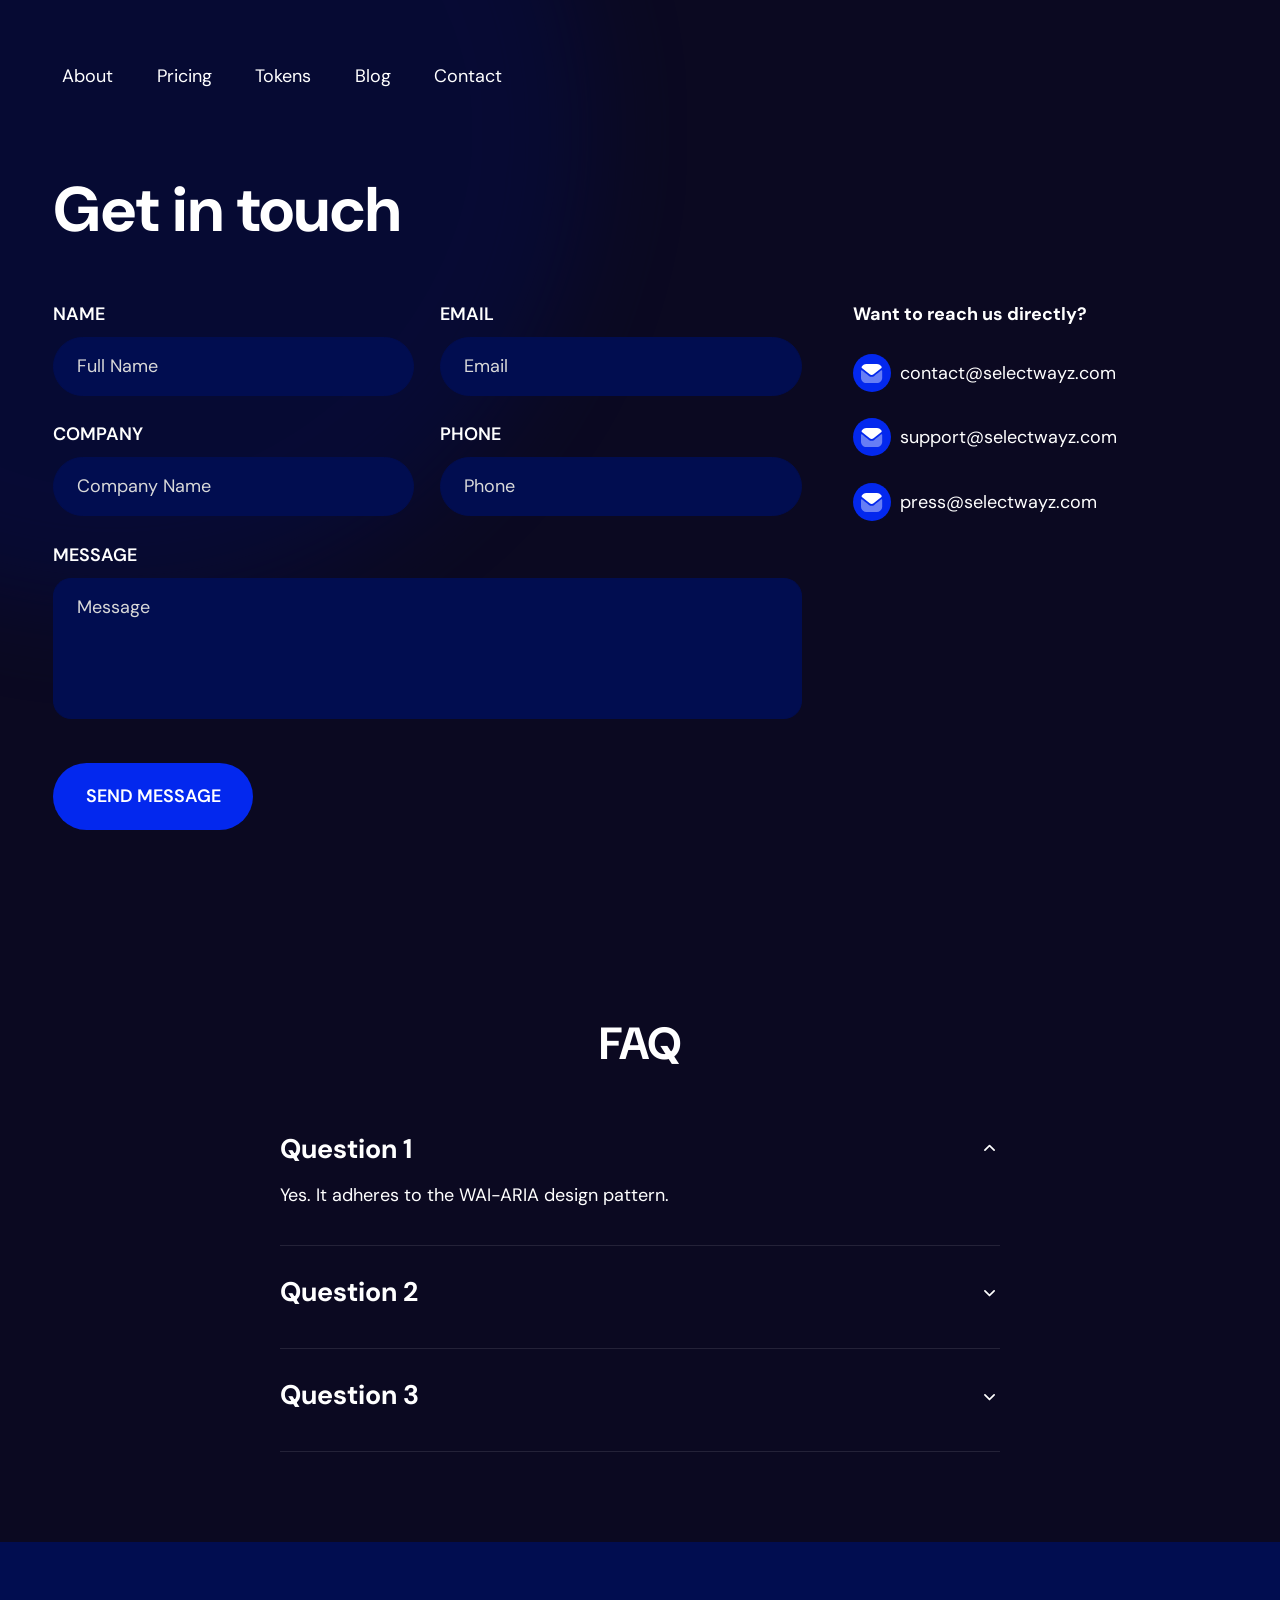
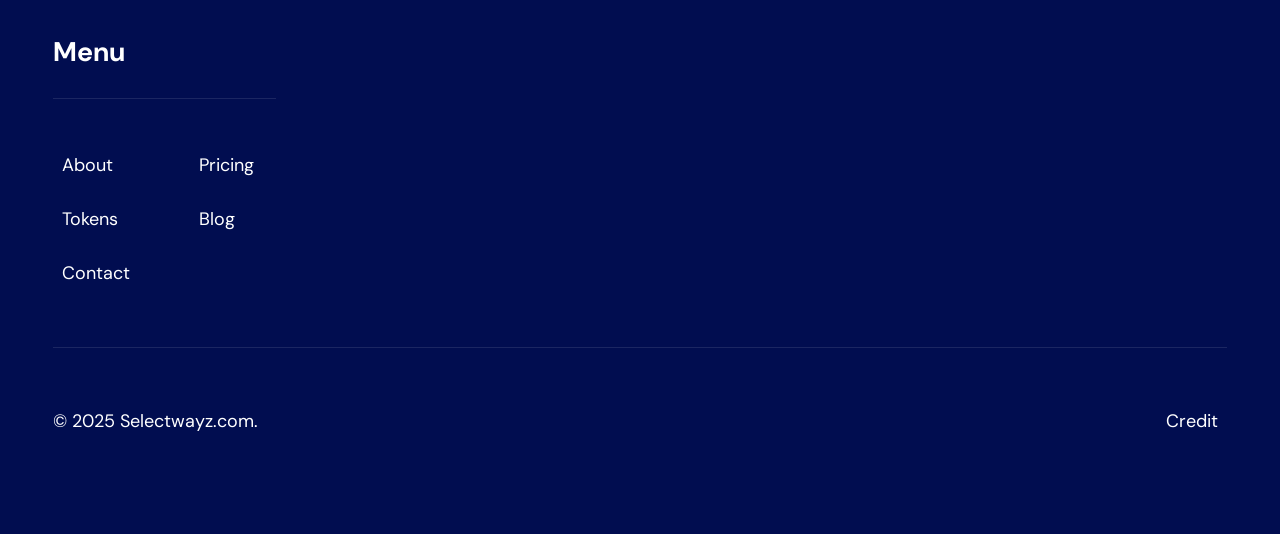
<file: contact/index.html>
<!doctype html>
<html
  lang="en-US"
  data-ws-project="11286df6-979b-40f0-b985-33f8c561d238"
  data-ws-last-published="2025-09-09T21:58:08.288Z"
>
  <head>
    <link
      rel="stylesheet"
      type="text/css"
      href="/assets/static/app_generated_index-6937cd5a.BiU6qYso.css"
    />
    <meta charset="UTF-8" />
    <meta name="viewport" content="width=device-width,initial-scale=1" />
    <meta property="og:url" content="https://url/contact" />
    <title>Contact</title>
    <meta property="og:title" content="Contact" />
    <meta
      name="description"
      content="Lorem ipsum dolor sit amet, consectetur adipiscing elit. Fugiat nulla suspendisse tortor aenean dis placerat."
    />
    <meta
      property="og:description"
      content="Lorem ipsum dolor sit amet, consectetur adipiscing elit. Fugiat nulla suspendisse tortor aenean dis placerat."
    />
    <meta property="og:type" content="website" />
    <meta property="twitter:card" content="summary_large_image" />
    <link rel="icon" href="/assets/logo_r1qaJQiri6sK3rPyq-Sar.svg" />
    <link
      rel="preload"
      href="/assets/DMSans-VariableFont_opsz_wght__6AYEf42h6baL3cdAc77f.ttf"
      as="font"
      crossorigin="anonymous"
    />
    <link
      rel="preload"
      href="/assets/Group_kCTIep--Fowuzx8m9sVEU.svg"
      as="image"
    />
    <link
      rel="preload"
      href="/assets/bg-top-left_iDPdUzP3CXomJM1M8FrN6.svg"
      as="image"
    />
  </head>
  <body class="w-body">
    <div
      class="w-box c1yh769p cnu4kgu crv1a4t cbrrmm8 cuo9dm5 c5egcmi c1xzir7e"
    >
      <div style="display: contents">
        <div style="display: contents">
          <div class="w-html-embed">
            <style>
              /* So we don't need to add a token to every paragraph to remove margin. */
              p {
                margin: 0;
              }

              li::marker {
                color: var(--foreground-accent);
              }
            </style>
          </div>
          <div class="w-html-embed">
            <style>
              :root {
                --ani-duration: var(--duration-default, 0.2s);
                --ani-delay: 0s;
                --ani-slide-offset: 20%;
                --ani-zoom-in-scale: 1;
                --ani-zoom-out-scale: 0.85;
                --ani-flip-rotate: 30deg;
                --ani-easing: var(--easing-default, ease);
                --ani-fill-mode: forwards;
              }
              [data-ani]:not([data-ani-children]),
              [data-ani-children]:not([data-ani-progress]) > * {
                animation-duration: var(--ani-duration);
                animation-delay: var(--ani-delay);
                animation-timing-function: var(--ani-easing);
                animation-fill-mode: var(--ani-fill-mode);
                opacity: 0;
              }
              [data-ani-progress]:not([data-ani-children]),
              [data-ani-children]:not([data-ani]) > * {
                transition-property: opacity, transform;
                transition-duration: var(--ani-duration);
                transition-timing-function: var(--ani-easing);
                opacity: 0;
              }
              @keyframes fadeIn {
                from {
                  opacity: 0;
                }
                to {
                  opacity: 1;
                }
              }
              @keyframes fadeOut {
                from {
                  opacity: 1;
                }
                to {
                  opacity: 0;
                }
              }
              [data-ani-children][data-ani="fade"] > .in,
              [data-ani="fade"]:where(
                  .in:not([data-state]),
                  [data-state$="open"],
                  [data-state="active"]
                ) {
                animation-name: fadeIn;
              }
              [data-ani-children][data-ani="fade"] > .out,
              [data-ani="fade"]:where(
                  .out:not([data-state]),
                  [data-state="closed"],
                  [data-state="inactive"]
                ) {
                animation-name: fadeOut;
              }
              @keyframes slideIn {
                from {
                  opacity: 0;
                  translate: var(--ani-slide-transform);
                }
                to {
                  opacity: 1;
                  translate: none;
                }
              }
              @keyframes slideOut {
                from {
                  opacity: 1;
                  translate: none;
                }
                to {
                  opacity: 0;
                  translate: var(--ani-slide-transform);
                }
              }
              [data-ani-children][data-ani|="slide"] > .in,
              [data-ani|="slide"]:where(
                  .in:not([data-state]),
                  [data-state$="open"],
                  [data-state="active"]
                ) {
                animation-name: slideIn;
              }
              [data-ani-children][data-ani|="slide"] > .out,
              [data-ani|="slide"]:where(
                  .out:not([data-state]),
                  [data-state="closed"],
                  [data-state="inactive"]
                ) {
                animation-name: slideOut;
              }
              [data-ani="slide-up"] {
                --ani-slide-transform: 0 var(--ani-slide-offset);
              }
              [data-ani="slide-down"] {
                --ani-slide-transform: 0 calc(-1 * var(--ani-slide-offset));
              }
              [data-ani="slide-left"] {
                --ani-slide-transform: var(--ani-slide-offset);
              }
              [data-ani="slide-right"] {
                --ani-slide-transform: calc(-1 * var(--ani-slide-offset));
              }
              @keyframes zoomIn {
                from {
                  opacity: 0;
                  scale: var(--ani-zoom-out-scale);
                }
                to {
                  opacity: 1;
                  scale: 1;
                }
              }
              @keyframes zoomOut {
                from {
                  opacity: 1;
                  scale: 1;
                }
                to {
                  opacity: 0;
                  scale: var(--ani-zoom-in-scale);
                }
              }
              [data-ani-children][data-ani="zoom"] > .in,
              [data-ani|="zoom"]:where(
                  .in:not([data-state]),
                  [data-state$="open"],
                  [data-state="active"]
                ) {
                animation-name: zoomIn;
              }
              [data-ani-children][data-ani="zoom"] > .out,
              [data-ani|="zoom"]:where(
                  .out:not([data-state]),
                  [data-state="closed"],
                  [data-state="inactive"]
                ) {
                animation-name: zoomOut;
              }
              [data-ani-children][data-ani-progress="zoom"] > *,
              [data-ani-progress="zoom"]:not([data-ani-children]) {
                transform: scale(var(--ani-zoom-out-scale));
              }
              @keyframes flipInY {
                from {
                  rotate: y var(--ani-flip-rotate);
                  perspective: 2000px;
                  opacity: 0;
                }
                to {
                  rotate: y 0;
                  opacity: 1;
                }
              }
              @keyframes flipOutY {
                from {
                  rotate: y 0;
                  opacity: 1;
                }
                to {
                  perspective: 2000px;
                  rotate: y var(--ani-flip-rotate);
                  opacity: 0;
                }
              }
              @keyframes flipInX {
                from {
                  perspective: 2000px;
                  rotate: x var(--ani-flip-rotate);
                  opacity: 0;
                }
                to {
                  rotate: x 0;
                  opacity: 1;
                }
              }
              @keyframes flipOutX {
                from {
                  rotate: x 0;
                  opacity: 1;
                }
                to {
                  perspective: 2000px;
                  rotate: x var(--ani-flip-rotate);
                  opacity: 0;
                }
              }
              [data-ani-children][data-ani="flip-y"] > .in,
              [data-ani="flip-y"]:where(
                  .in:not([data-state]),
                  [data-state$="open"],
                  [data-state="active"]
                ) {
                animation-name: flipInY;
              }
              [data-ani-children][data-ani="flip-x"] > .in,
              [data-ani="flip-x"]:where(
                  .in:not([data-state]),
                  [data-state$="open"],
                  [data-state="active"]
                ) {
                animation-name: flipInX;
              }
              [data-ani-children][data-ani="flip-y"] > .out,
              [data-ani="flip-y"]:where(
                  .out:not([data-state]),
                  [data-state="closed"],
                  [data-state="inactive"]
                ) {
                animation-name: flipOutY;
              }
              [data-ani-children][data-ani="flip-x"] > .out,
              [data-ani="flip-x"]:where(
                  .out:not([data-state]),
                  [data-state="closed"],
                  [data-state="inactive"]
                ) {
                animation-name: flipOutX;
              }
              @keyframes expandDown {
                from {
                  height: 0;
                }
                to {
                  height: var(--newHeight);
                }
              }
              @keyframes expandUp {
                from {
                  height: var(--newHeight);
                }
                to {
                  height: 0;
                }
              }
              [data-ani="expand"],
              [data-ani="expand"][data-state="open"],
              [data-ani="expand"].in {
                --newHeight: var(
                  --custom-height,
                  var(
                    --radix-accordion-content-height,
                    var(--radix-collapsible-content-height, 100%)
                  )
                );
                overflow: hidden;
                opacity: 1;
              }
              [data-ani-children][data-ani="expand"] > .in,
              [data-ani="expand"]:where(
                  .in:not([data-state]),
                  [data-state$="open"],
                  [data-state="active"]
                ) {
                animation: expandDown var(--ani-duration) var(--ani-easing);
              }
              [data-ani-children][data-ani="expand"] > .out,
              [data-ani="expand"]:where(
                  .out:not([data-state]),
                  [data-state="closed"],
                  [data-state="inactive"]
                ) {
                animation: expandUp var(--ani-duration) var(--ani-easing);
              }
              @media (prefers-reduced-motion: reduce) {
                [data-ani]:not([data-ani-children]),
                [data-ani-progress]:not([data-ani-children]),
                [data-ani-children] > * {
                  opacity: 1;
                  transform: none;
                  animation: none;
                  rotate: none;
                  scale: none;
                  translate: none;
                }
              }
            </style>
          </div>
          <header
            class="w-box c1357293 c9jnjeu czr2pxy c155uc7w cry9bxc c1lxiyww c1qyy4dh c18v2pa2 c1z0l37u c1ml0hr7 c15hexcm"
          >
            <div
              class="w-box cry9bxc c1qyy4dh c1wt8a7g c1s46o9r cdczzub c16a1k66 c1ksohct"
            >
              <div style="display: contents">
                <div style="display: contents"></div>
              </div>
              <nav class="w-box cc3dq2t">
                <div style="display: contents">
                  <div style="display: contents">
                    <ul
                      class="w-list c34dwh1 c1y6imu0 c1cn3fw9 cry9bxc c1z0l37u c1ml0hr7 c1e2b3ev ctf8nym c3v2c40 c174sw29 c1rstvfo c10x096o c1565yj9 c1cpmdss"
                    >
                      <li class="w-list-item">
                        <a
                          href="/about"
                          class="w-link cnrz8fp csru8nn ch11gwv c1md20bl c1e892th c1qyy4dh ct02u4h c1e7helk c1l0vha7 csyy8v5 c1bc2i7x c17r8x7j c135vpv5 c1knsirz cl60rel c1ib9cr2 c12mjb61 c16ndgv7 c1tplt1u"
                          >About</a
                        >
                      </li>
                      <li class="w-list-item">
                        <a
                          href="/pricing"
                          class="w-link cnrz8fp csru8nn ch11gwv c1md20bl c1e892th c1qyy4dh ct02u4h c1e7helk c1l0vha7 csyy8v5 c1bc2i7x c17r8x7j c135vpv5 c1knsirz cl60rel c1ib9cr2 c12mjb61 c16ndgv7 c1tplt1u"
                          >Pricing</a
                        >
                      </li>
                      <li class="w-list-item">
                        <a
                          href="/tokens"
                          class="w-link cnrz8fp csru8nn ch11gwv c1md20bl c1e892th c1qyy4dh ct02u4h c1e7helk c1l0vha7 csyy8v5 c1bc2i7x c17r8x7j c135vpv5 c1knsirz cl60rel c1ib9cr2 c12mjb61 c16ndgv7 c1tplt1u"
                          >Tokens</a
                        >
                      </li>
                      <li class="w-list-item">
                        <a
                          href="/blog"
                          class="w-link cnrz8fp csru8nn ch11gwv c1md20bl c1e892th c1qyy4dh ct02u4h c1e7helk c1l0vha7 csyy8v5 c1bc2i7x c17r8x7j c135vpv5 c1knsirz cl60rel c1ib9cr2 c12mjb61 c16ndgv7 c1tplt1u"
                          >Blog</a
                        >
                      </li>
                      <li class="w-list-item">
                        <a
                          href="/contact"
                          class="w-link cnrz8fp csru8nn ch11gwv c1md20bl c1e892th c1qyy4dh ct02u4h c1e7helk c1l0vha7 csyy8v5 c1bc2i7x c17r8x7j c135vpv5 c1knsirz cl60rel c1ib9cr2 c12mjb61 c16ndgv7 c1tplt1u"
                          >Contact</a
                        >
                      </li>
                    </ul>
                  </div>
                </div>
              </nav>
            </div>
          </header>
        </div>
      </div>
      <main class="w-box">
        <section class="w-box cfvl0bs c1mzb2kd">
          <div
            class="w-box c1357293 c9jnjeu c11gzs80 c1fd0kk1 czr2pxy c155uc7w cry9bxc c1lfjoq7 c1778y6x c1wt8a7g c1s46o9r cdczzub"
          >
            <h1
              class="w-heading c11nr3ex c11dowh9 c32myit cwrra4i cg5i74l c10r87ok c1dhz37v"
            >
              Get in touch
            </h1>
            <div
              class="w-box copqmak c1s46o9r c4dazpy co2qwzx c1vrexag c1cdc69r cx6c9kw c174sw29"
            >
              <div class="w-box">
                <form class="w-webhook-form">
                  <div class="w-box cry9bxc c1lfjoq7 c10zkoym ct8c5y2">
                    <div class="w-box cry9bxc c1lxiyww c1z0l37u c1ml0hr7">
                      <div
                        class="w-box cry9bxc c1778y6x c1wt8a7g c1lfjoq7 c1md20bl c1e892th c1fhkm63 clv8gve c1482uel"
                      >
                        <label for="inputName" class="w-label cl7jefz c1cb3y4c"
                          >Name</label
                        ><input
                          placeholder="Full Name"
                          required=""
                          id="inputName"
                          class="w-text-input c1b2tb9q c1xm4ef6 c1nj04wn c1nitjp7 c195lvp6 c1hr6a6t c1fptsc4 cnrz8fp c122t6uk c1a8d7ts c557ax3 cl60rel c2zsigv c1rqinhn c11rjnbe"
                          name="name"
                        />
                      </div>
                      <div
                        class="w-box cry9bxc c1778y6x c1wt8a7g c1lfjoq7 c1md20bl c1e892th c1fhkm63 clv8gve c1482uel"
                      >
                        <label for="inputEmail" class="w-label cl7jefz c1cb3y4c"
                          >Email</label
                        ><input
                          placeholder="Email"
                          required=""
                          type="email"
                          id="inputEmail"
                          class="w-text-input c1b2tb9q c1xm4ef6 c1nj04wn c1nitjp7 c195lvp6 c1hr6a6t c1fptsc4 cnrz8fp c122t6uk c1a8d7ts c557ax3 cl60rel c2zsigv c1rqinhn c11rjnbe"
                          name="email"
                        />
                      </div>
                    </div>
                    <div class="w-box cry9bxc c1lxiyww c1z0l37u c1ml0hr7">
                      <div
                        class="w-box cry9bxc c1778y6x c1wt8a7g c1lfjoq7 c1md20bl c1e892th c1fhkm63 clv8gve c1482uel"
                      >
                        <label
                          for="inputCompany"
                          class="w-label cl7jefz c1cb3y4c"
                          >Company</label
                        ><input
                          placeholder="Company Name"
                          required=""
                          type="text"
                          id="inputCompany"
                          class="w-text-input c1b2tb9q c1xm4ef6 c1nj04wn c1nitjp7 c195lvp6 c1hr6a6t c1fptsc4 cnrz8fp c122t6uk c1a8d7ts c557ax3 cl60rel c2zsigv c1rqinhn c11rjnbe"
                          name="company"
                        />
                      </div>
                      <div
                        class="w-box cry9bxc c1778y6x c1wt8a7g c1lfjoq7 c1md20bl c1e892th c1fhkm63 clv8gve c1482uel"
                      >
                        <label for="inputPhone" class="w-label cl7jefz c1cb3y4c"
                          >Phone</label
                        ><input
                          placeholder="Phone"
                          required=""
                          id="inputPhone"
                          class="w-text-input c1b2tb9q c1xm4ef6 c1nj04wn c1nitjp7 c195lvp6 c1hr6a6t c1fptsc4 cnrz8fp c122t6uk c1a8d7ts c557ax3 cl60rel c2zsigv c1rqinhn c11rjnbe"
                          name="phone"
                        />
                      </div>
                    </div>
                    <div class="w-box cry9bxc c1lxiyww c1z0l37u c1ml0hr7">
                      <div
                        class="w-box cry9bxc c1778y6x c1wt8a7g c1lfjoq7 c1md20bl c1e892th c1fhkm63 clv8gve c1482uel"
                      >
                        <label
                          for="inputMessage"
                          class="w-label cl7jefz c1cb3y4c"
                          >Message</label
                        ><textarea
                          placeholder="Message"
                          name="message"
                          required=""
                          id="inputMessage"
                          rows="5"
                          class="w-text-area c1b2tb9q c1xm4ef6 cv2gy63 cxn73lu c5dy17i c1hsfuam c1fptsc4 cnrz8fp c122t6uk c1a8d7ts c557ax3 cl60rel c2zsigv c1rqinhn c11rjnbe"
                        ></textarea>
                      </div>
                    </div>
                    <button
                      type="submit"
                      form=""
                      class="w-button cnrz8fp cl8m66n cihfpxt cb4vmi8 c1j33arz c1r2vfc1 cgl7u82 crlid6h caoqbwa c1aguln c135vpv5 cl7jefz c1cb3y4c csru8nn c1qyy4dh ct02u4h c1md20bl c1e892th c1qom380 c1vamubz c1c9nyn co9inq6 c18nx7en c13zjl4p c1x4yn0w c1lndx7l codg43x cl60rel c1ib9cr2 cqz2rm8 chtpy1z c1qtvx9w c5h5y5y chgk7uj c1xf7czk"
                      formtarget=""
                    >
                      Send Message
                    </button>
                  </div>
                </form>
              </div>
              <div class="w-box cry9bxc c1lfjoq7 c1z0l37u c1ml0hr7">
                <h2
                  class="w-heading c160atll c11dowh9 c32myit cwrra4i c12y6bqh c6k8nt0"
                >
                  Want to reach us directly?
                </h2>
                <div class="w-box cejtdrx cry9bxc c1lfjoq7 c10zkoym ct8c5y2">
                  <div class="w-box cry9bxc c1qyy4dh c1wt8a7g cn6056e c1117wcl">
                    <div class="w-html-embed">
                      <svg
                        width="38"
                        height="39"
                        viewBox="0 0 38 39"
                        fill="none"
                        xmlns="http://www.w3.org/2000/svg"
                      >
                        <rect
                          y="0.0234375"
                          width="38"
                          height="38"
                          rx="19"
                          fill="#0328EE"
                        ></rect>
                        <g clip-path="url(#clip0_2_3688)">
                          <path
                            opacity="0.4"
                            d="M29.2061 23.6489C29.2061 26.5866 26.8313 28.9661 23.8734 28.9767H23.8628H13.3567C10.4095 28.9767 8.00293 26.6076 8.00293 23.6699V23.6594C8.00293 23.6594 8.00929 18.9991 8.01777 16.6553C8.01883 16.2152 8.52771 15.9688 8.87438 16.2426C11.3933 18.2273 15.8979 21.8463 15.9541 21.8937C16.7068 22.4927 17.6609 22.8308 18.6363 22.8308C19.6117 22.8308 20.5658 22.4927 21.3185 21.8821C21.3746 21.8452 25.7785 18.3347 28.3356 16.3173C28.6834 16.0425 29.1944 16.2889 29.1954 16.728C29.2061 19.0539 29.2061 23.6489 29.2061 23.6489Z"
                            fill="white"
                          ></path>
                          <path
                            d="M28.6494 12.839C27.7314 11.1206 25.9248 10.0234 23.936 10.0234H13.3556C11.3668 10.0234 9.56028 11.1206 8.64218 12.839C8.43651 13.2233 8.53405 13.7024 8.87648 13.974L16.7481 20.2274C17.2994 20.6696 17.9673 20.8896 18.6352 20.8896C18.6394 20.8896 18.6426 20.8896 18.6458 20.8896C18.649 20.8896 18.6532 20.8896 18.6564 20.8896C19.3243 20.8896 19.9922 20.6696 20.5435 20.2274L28.4151 13.974C28.7575 13.7024 28.8551 13.2233 28.6494 12.839Z"
                            fill="white"
                          ></path>
                        </g>
                        <defs>
                          <clipPath id="clip0_2_3688">
                            <rect
                              width="22"
                              height="19"
                              fill="white"
                              transform="translate(8.00293 10.0234)"
                            ></rect>
                          </clipPath>
                        </defs>
                      </svg>
                    </div>
                    <p class="w-paragraph">contact@selectwayz.com</p>
                  </div>
                  <div class="w-box cry9bxc c1qyy4dh c1wt8a7g cn6056e c1117wcl">
                    <div class="w-html-embed">
                      <svg
                        width="38"
                        height="39"
                        viewBox="0 0 38 39"
                        fill="none"
                        xmlns="http://www.w3.org/2000/svg"
                      >
                        <rect
                          y="0.0234375"
                          width="38"
                          height="38"
                          rx="19"
                          fill="#0328EE"
                        ></rect>
                        <g clip-path="url(#clip0_2_3688)">
                          <path
                            opacity="0.4"
                            d="M29.2061 23.6489C29.2061 26.5866 26.8313 28.9661 23.8734 28.9767H23.8628H13.3567C10.4095 28.9767 8.00293 26.6076 8.00293 23.6699V23.6594C8.00293 23.6594 8.00929 18.9991 8.01777 16.6553C8.01883 16.2152 8.52771 15.9688 8.87438 16.2426C11.3933 18.2273 15.8979 21.8463 15.9541 21.8937C16.7068 22.4927 17.6609 22.8308 18.6363 22.8308C19.6117 22.8308 20.5658 22.4927 21.3185 21.8821C21.3746 21.8452 25.7785 18.3347 28.3356 16.3173C28.6834 16.0425 29.1944 16.2889 29.1954 16.728C29.2061 19.0539 29.2061 23.6489 29.2061 23.6489Z"
                            fill="white"
                          ></path>
                          <path
                            d="M28.6494 12.839C27.7314 11.1206 25.9248 10.0234 23.936 10.0234H13.3556C11.3668 10.0234 9.56028 11.1206 8.64218 12.839C8.43651 13.2233 8.53405 13.7024 8.87648 13.974L16.7481 20.2274C17.2994 20.6696 17.9673 20.8896 18.6352 20.8896C18.6394 20.8896 18.6426 20.8896 18.6458 20.8896C18.649 20.8896 18.6532 20.8896 18.6564 20.8896C19.3243 20.8896 19.9922 20.6696 20.5435 20.2274L28.4151 13.974C28.7575 13.7024 28.8551 13.2233 28.6494 12.839Z"
                            fill="white"
                          ></path>
                        </g>
                        <defs>
                          <clipPath id="clip0_2_3688">
                            <rect
                              width="22"
                              height="19"
                              fill="white"
                              transform="translate(8.00293 10.0234)"
                            ></rect>
                          </clipPath>
                        </defs>
                      </svg>
                    </div>
                    <p class="w-paragraph">support@selectwayz.com</p>
                  </div>
                  <div class="w-box cry9bxc c1qyy4dh c1wt8a7g cn6056e c1117wcl">
                    <div class="w-html-embed">
                      <svg
                        width="38"
                        height="39"
                        viewBox="0 0 38 39"
                        fill="none"
                        xmlns="http://www.w3.org/2000/svg"
                      >
                        <rect
                          y="0.0234375"
                          width="38"
                          height="38"
                          rx="19"
                          fill="#0328EE"
                        ></rect>
                        <g clip-path="url(#clip0_2_3688)">
                          <path
                            opacity="0.4"
                            d="M29.2061 23.6489C29.2061 26.5866 26.8313 28.9661 23.8734 28.9767H23.8628H13.3567C10.4095 28.9767 8.00293 26.6076 8.00293 23.6699V23.6594C8.00293 23.6594 8.00929 18.9991 8.01777 16.6553C8.01883 16.2152 8.52771 15.9688 8.87438 16.2426C11.3933 18.2273 15.8979 21.8463 15.9541 21.8937C16.7068 22.4927 17.6609 22.8308 18.6363 22.8308C19.6117 22.8308 20.5658 22.4927 21.3185 21.8821C21.3746 21.8452 25.7785 18.3347 28.3356 16.3173C28.6834 16.0425 29.1944 16.2889 29.1954 16.728C29.2061 19.0539 29.2061 23.6489 29.2061 23.6489Z"
                            fill="white"
                          ></path>
                          <path
                            d="M28.6494 12.839C27.7314 11.1206 25.9248 10.0234 23.936 10.0234H13.3556C11.3668 10.0234 9.56028 11.1206 8.64218 12.839C8.43651 13.2233 8.53405 13.7024 8.87648 13.974L16.7481 20.2274C17.2994 20.6696 17.9673 20.8896 18.6352 20.8896C18.6394 20.8896 18.6426 20.8896 18.6458 20.8896C18.649 20.8896 18.6532 20.8896 18.6564 20.8896C19.3243 20.8896 19.9922 20.6696 20.5435 20.2274L28.4151 13.974C28.7575 13.7024 28.8551 13.2233 28.6494 12.839Z"
                            fill="white"
                          ></path>
                        </g>
                        <defs>
                          <clipPath id="clip0_2_3688">
                            <rect
                              width="22"
                              height="19"
                              fill="white"
                              transform="translate(8.00293 10.0234)"
                            ></rect>
                          </clipPath>
                        </defs>
                      </svg>
                    </div>
                    <p class="w-paragraph">press@selectwayz.com</p>
                  </div>
                </div>
              </div>
            </div>
          </div>
        </section>
        <section class="w-box cna0hdz c1mzb2kd">
          <div
            class="w-box c1357293 c9jnjeu c11gzs80 c1fd0kk1 czr2pxy c155uc7w cry9bxc c1lfjoq7 c1778y6x c1wt8a7g c1s46o9r cdczzub"
          >
            <h2
              class="w-heading c1dxq9cf c11dowh9 c32myit cwrra4i c12y6bqh c1qom380"
            >
              FAQ
            </h2>
            <div
              class="w-accordion cry9bxc c1lfjoq7 c1z0l37u c1ml0hr7 czr2pxy cz5g8eb c9jnjeu c1357293"
              data-orientation="vertical"
            >
              <div
                data-state="open"
                data-orientation="vertical"
                data-ws-index="0"
                class="w-item ca97va1 c1y8xuwk cykbe5u ciht2ag cx6cte2"
              >
                <h3
                  data-orientation="vertical"
                  data-state="open"
                  class="w-item-header"
                >
                  <button
                    type="button"
                    aria-controls="radix-:R1da:"
                    aria-expanded="true"
                    data-state="open"
                    data-orientation="vertical"
                    id="radix-:Rda:"
                    class="w-item-trigger c1fhkm63 cqeb86t c1admj5d cf64rkw cry9bxc c1lxiyww c18v2pa2 c1qyy4dh cagnu3y cm8ogiu cg5i74l cuj80l1 c1mqkgmf c1gur2a0 c1l0vha7 csyy8v5 c1bc2i7x c17r8x7j czr2pxy c1dkse89 cl60rel c1ib9cr2"
                    data-radix-collection-item=""
                  >
                    <h3
                      class="w-heading cuoke4w c11dowh9 c32myit cwrra4i c12y6bqh"
                    >
                      Question 1
                    </h3>
                    <div
                      class="w-box cwdwelg cg4iiql ch2prsz c5m8ase c7cjz93 c1c9nyn co9inq6 c18nx7en c13zjl4p"
                    >
                      <div class="w-html-embed">
                        <svg
                          xmlns="http://www.w3.org/2000/svg"
                          viewBox="0 0 16 16"
                          fill="currentColor"
                          width="100%"
                          height="100%"
                        >
                          <path
                            d="M4.04 6.284a.65.65 0 0 1 .92.001L8 9.335l3.04-3.05a.65.65 0 1 1 .921.918l-3.5 3.512a.65.65 0 0 1-.921 0L4.039 7.203a.65.65 0 0 1 .001-.92Z"
                          ></path>
                        </svg>
                      </div>
                    </div>
                  </button>
                </h3>
                <div
                  data-state="open"
                  id="radix-:R1da:"
                  role="region"
                  aria-labelledby="radix-:Rda:"
                  data-orientation="vertical"
                  data-ani="expand"
                  class="w-item-content"
                  style="
                    --radix-accordion-content-height: var(
                      --radix-collapsible-content-height
                    );
                    --radix-accordion-content-width: var(
                      --radix-collapsible-content-width
                    );
                  "
                >
                  <div class="w-box c15ucb9y">
                    <span class="w-text"
                      >Yes. It adheres to the WAI-ARIA design pattern.</span
                    >
                  </div>
                </div>
              </div>
              <div
                data-state="closed"
                data-orientation="vertical"
                data-ws-index="1"
                class="w-item ca97va1 c1y8xuwk cykbe5u ciht2ag cx6cte2"
              >
                <h3
                  data-orientation="vertical"
                  data-state="closed"
                  class="w-item-header"
                >
                  <button
                    type="button"
                    aria-controls="radix-:R1la:"
                    aria-expanded="false"
                    data-state="closed"
                    data-orientation="vertical"
                    id="radix-:Rla:"
                    class="w-item-trigger c1fhkm63 cqeb86t c1admj5d cf64rkw cry9bxc c1lxiyww c18v2pa2 c1qyy4dh cagnu3y cm8ogiu cg5i74l cuj80l1 c1mqkgmf c1gur2a0 c1l0vha7 csyy8v5 c1bc2i7x c17r8x7j czr2pxy c1dkse89 cl60rel c1ib9cr2"
                    data-radix-collection-item=""
                  >
                    <h3
                      class="w-heading cuoke4w c11dowh9 c32myit cwrra4i c12y6bqh"
                    >
                      Question 2
                    </h3>
                    <div
                      class="w-box cwdwelg cg4iiql ch2prsz c5m8ase c7cjz93 c1c9nyn co9inq6 c18nx7en c13zjl4p"
                    >
                      <div class="w-html-embed">
                        <svg
                          xmlns="http://www.w3.org/2000/svg"
                          viewBox="0 0 16 16"
                          fill="currentColor"
                          width="100%"
                          height="100%"
                        >
                          <path
                            d="M4.04 6.284a.65.65 0 0 1 .92.001L8 9.335l3.04-3.05a.65.65 0 1 1 .921.918l-3.5 3.512a.65.65 0 0 1-.921 0L4.039 7.203a.65.65 0 0 1 .001-.92Z"
                          ></path>
                        </svg>
                      </div>
                    </div>
                  </button>
                </h3>
                <div
                  data-state="closed"
                  id="radix-:R1la:"
                  hidden=""
                  role="region"
                  aria-labelledby="radix-:Rla:"
                  data-orientation="vertical"
                  data-ani="expand"
                  class="w-item-content"
                  style="
                    --radix-accordion-content-height: var(
                      --radix-collapsible-content-height
                    );
                    --radix-accordion-content-width: var(
                      --radix-collapsible-content-width
                    );
                  "
                ></div>
              </div>
              <div
                data-state="closed"
                data-orientation="vertical"
                data-ws-index="2"
                class="w-item ca97va1 c1y8xuwk cykbe5u ciht2ag cx6cte2"
              >
                <h3
                  data-orientation="vertical"
                  data-state="closed"
                  class="w-item-header"
                >
                  <button
                    type="button"
                    aria-controls="radix-:R1ta:"
                    aria-expanded="false"
                    data-state="closed"
                    data-orientation="vertical"
                    id="radix-:Rta:"
                    class="w-item-trigger c1fhkm63 cqeb86t c1admj5d cf64rkw cry9bxc c1lxiyww c18v2pa2 c1qyy4dh cagnu3y cm8ogiu cg5i74l cuj80l1 c1mqkgmf c1gur2a0 c1l0vha7 csyy8v5 c1bc2i7x c17r8x7j czr2pxy c1dkse89 cl60rel c1ib9cr2"
                    data-radix-collection-item=""
                  >
                    <h3
                      class="w-heading cuoke4w c11dowh9 c32myit cwrra4i c12y6bqh"
                    >
                      Question 3
                    </h3>
                    <div
                      class="w-box cwdwelg cg4iiql ch2prsz c5m8ase c7cjz93 c1c9nyn co9inq6 c18nx7en c13zjl4p"
                    >
                      <div class="w-html-embed">
                        <svg
                          xmlns="http://www.w3.org/2000/svg"
                          viewBox="0 0 16 16"
                          fill="currentColor"
                          width="100%"
                          height="100%"
                        >
                          <path
                            d="M4.04 6.284a.65.65 0 0 1 .92.001L8 9.335l3.04-3.05a.65.65 0 1 1 .921.918l-3.5 3.512a.65.65 0 0 1-.921 0L4.039 7.203a.65.65 0 0 1 .001-.92Z"
                          ></path>
                        </svg>
                      </div>
                    </div>
                  </button>
                </h3>
                <div
                  data-state="closed"
                  id="radix-:R1ta:"
                  hidden=""
                  role="region"
                  aria-labelledby="radix-:Rta:"
                  data-orientation="vertical"
                  data-ani="expand"
                  class="w-item-content"
                  style="
                    --radix-accordion-content-height: var(
                      --radix-collapsible-content-height
                    );
                    --radix-accordion-content-width: var(
                      --radix-collapsible-content-width
                    );
                  "
                ></div>
              </div>
            </div>
          </div>
        </section>
      </main>
      <div style="display: contents">
        <div style="display: contents">
          <footer class="w-box cna0hdz c1mzb2kd cfgetg2">
            <div
              class="w-box c1357293 c9jnjeu c11gzs80 c1fd0kk1 czr2pxy c155uc7w cry9bxc c1lfjoq7 c1778y6x c1wt8a7g c1s46o9r cdczzub"
            >
              <div
                class="w-box cry9bxc c1lfjoq7 cxjshtx c6fi6ij cmaksb1 c1i9o1yp"
              >
                <div
                  class="w-box cry9bxc c1lxiyww c18v2pa2 ca4qjwu c1cdc69r c1jjfh4b"
                >
                  <nav
                    aria-labelledby="footerMenuTitle"
                    class="w-box cry9bxc c1lfjoq7 c1z0l37u c1ml0hr7"
                  >
                    <h2
                      id="footerMenuTitle"
                      class="w-heading cuoke4w c11dowh9 c32myit cwrra4i c12y6bqh"
                    >
                      Menu
                    </h2>
                    <hr class="w-separator c2uxojo czr2pxy c32myit cwrra4i" />
                    <ul
                      class="w-list c34dwh1 c1y6imu0 c1cn3fw9 copqmak c1s46o9r c1117wcl cevxs5e co2qwzx c1vrexag ce07h1k ctf8nym c1y4fwd4 cx6c9kw c174sw29"
                    >
                      <li class="w-list-item">
                        <a
                          href="/about"
                          class="w-link cnrz8fp csru8nn ch11gwv c1md20bl c1e892th c1qyy4dh ct02u4h c1e7helk c1l0vha7 csyy8v5 c1bc2i7x c17r8x7j c135vpv5 c1knsirz cl60rel c1ib9cr2 c12mjb61 c16ndgv7 c1tplt1u"
                          >About</a
                        >
                      </li>
                      <li class="w-list-item">
                        <a
                          href="/pricing"
                          class="w-link cnrz8fp csru8nn ch11gwv c1md20bl c1e892th c1qyy4dh ct02u4h c1e7helk c1l0vha7 csyy8v5 c1bc2i7x c17r8x7j c135vpv5 c1knsirz cl60rel c1ib9cr2 c12mjb61 c16ndgv7 c1tplt1u"
                          >Pricing</a
                        >
                      </li>
                      <li class="w-list-item">
                        <a
                          href="/tokens"
                          class="w-link cnrz8fp csru8nn ch11gwv c1md20bl c1e892th c1qyy4dh ct02u4h c1e7helk c1l0vha7 csyy8v5 c1bc2i7x c17r8x7j c135vpv5 c1knsirz cl60rel c1ib9cr2 c12mjb61 c16ndgv7 c1tplt1u"
                          >Tokens</a
                        >
                      </li>
                      <li class="w-list-item">
                        <a
                          href="/blog"
                          class="w-link cnrz8fp csru8nn ch11gwv c1md20bl c1e892th c1qyy4dh ct02u4h c1e7helk c1l0vha7 csyy8v5 c1bc2i7x c17r8x7j c135vpv5 c1knsirz cl60rel c1ib9cr2 c12mjb61 c16ndgv7 c1tplt1u"
                          >Blog</a
                        >
                      </li>
                      <li class="w-list-item">
                        <a
                          href="/contact"
                          class="w-link cnrz8fp csru8nn ch11gwv c1md20bl c1e892th c1qyy4dh ct02u4h c1e7helk c1l0vha7 csyy8v5 c1bc2i7x c17r8x7j c135vpv5 c1knsirz cl60rel c1ib9cr2 c12mjb61 c16ndgv7 c1tplt1u"
                          >Contact</a
                        >
                      </li>
                    </ul>
                  </nav>
                </div>
              </div>
              <hr class="w-separator c2uxojo czr2pxy c32myit cwrra4i" />
              <div class="w-box cry9bxc c1qyy4dh c18v2pa2">
                <div class="w-text">© 2025 Selectwayz.com.</div>
                <div class="w-box">
                  <a
                    class="w-link cnrz8fp csru8nn ch11gwv c1md20bl c1e892th c1qyy4dh ct02u4h c1e7helk c1l0vha7 csyy8v5 c1bc2i7x c17r8x7j c135vpv5 c1knsirz cl60rel c1ib9cr2 c12mjb61 c16ndgv7 c1tplt1u"
                    href="#"
                    >Credit</a
                  >
                </div>
              </div>
            </div>
          </footer>
        </div>
      </div>
    </div>
    <script id="vike_pageContext" type="application/json">
      {
        "_urlRewrite": null,
        "pageId": "/pages/contact",
        "routeParams": {},
        "data": {
          "url": "https://url/contact",
          "system": { "params": {}, "search": {}, "origin": "https://url" },
          "resources": {},
          "pageMeta": {
            "title": "Contact",
            "description": "Lorem ipsum dolor sit amet, consectetur adipiscing elit. Fugiat nulla suspendisse tortor aenean dis placerat.",
            "excludePageFromSearch": false,
            "language": "en-US",
            "socialImageAssetName": "!undefined",
            "socialImageUrl": "",
            "status": 200,
            "redirect": "",
            "custom": []
          }
        }
      }
    </script>
    <script id="vike_globalContext" type="application/json">
      {}
    </script>
    <script
      src="/assets/entries/entry-server-routing.CXC478sa.js"
      type="module"
      async
    ></script>
    <link
      rel="modulepreload"
      href="/assets/entries/pages_contact.CjnXH8G2.js"
      as="script"
      type="text/javascript"
    /><link
      rel="modulepreload"
      href="/assets/chunks/chunk-XnWH4x6i.js"
      as="script"
      type="text/javascript"
    /><link
      rel="modulepreload"
      href="/assets/chunks/chunk-pnmLQRGp.js"
      as="script"
      type="text/javascript"
    />
  </body>
</html>
</file>
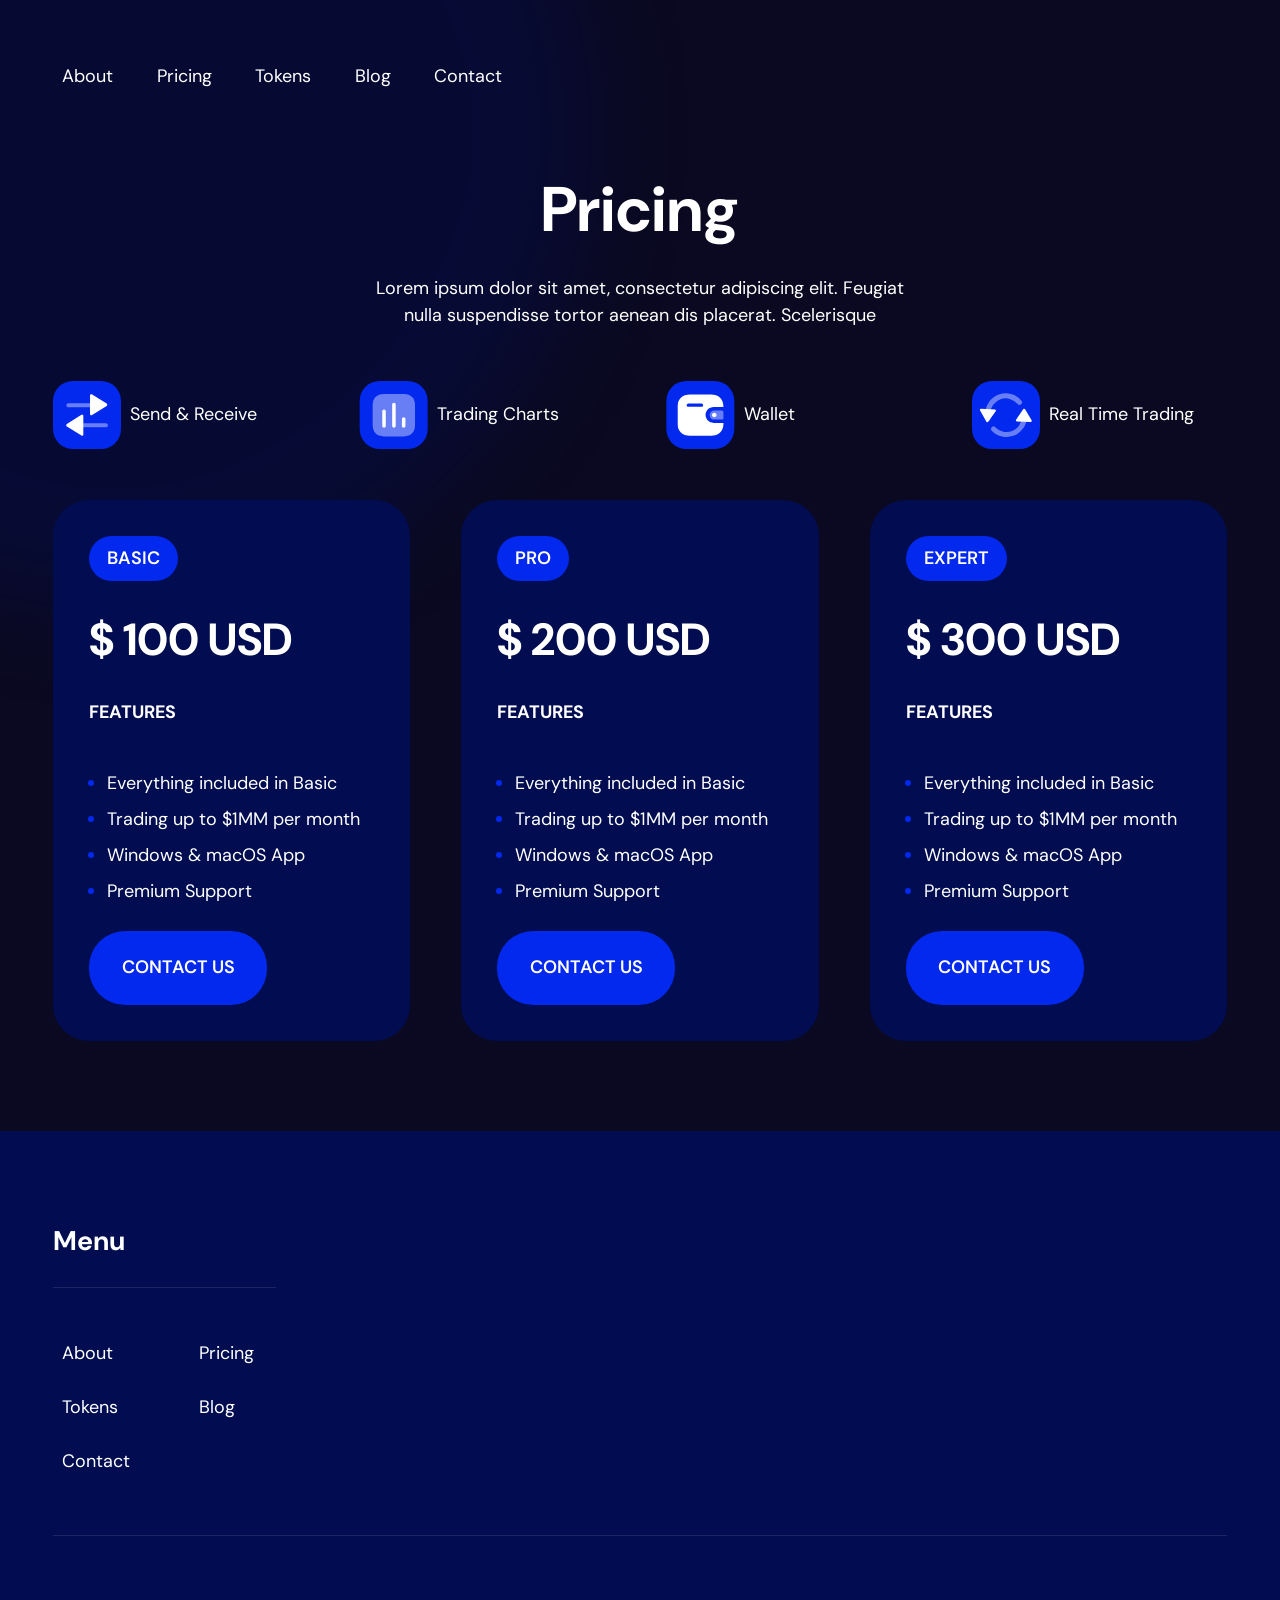
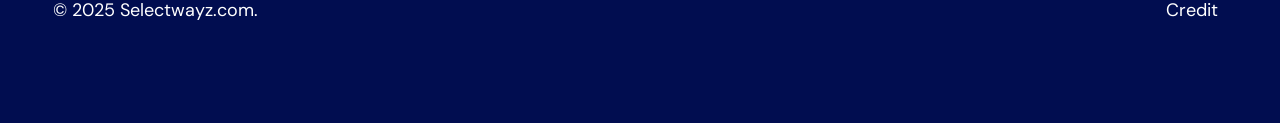
<file: pricing/index.html>
<!doctype html>
<html
  lang="en-US"
  data-ws-project="11286df6-979b-40f0-b985-33f8c561d238"
  data-ws-last-published="2025-09-09T21:58:08.288Z"
>
  <head>
    <link
      rel="stylesheet"
      type="text/css"
      href="/assets/static/app_generated_index-6937cd5a.BiU6qYso.css"
    />
    <meta charset="UTF-8" />
    <meta name="viewport" content="width=device-width,initial-scale=1" />
    <meta property="og:url" content="https://url/pricing" />
    <title>Pricing</title>
    <meta property="og:title" content="Pricing" />
    <meta
      name="description"
      content="Lorem ipsum dolor sit amet, consectetur adipiscing elit. Fugiat nulla suspendisse tortor aenean dis placerat."
    />
    <meta
      property="og:description"
      content="Lorem ipsum dolor sit amet, consectetur adipiscing elit. Fugiat nulla suspendisse tortor aenean dis placerat."
    />
    <meta property="og:type" content="website" />
    <meta property="twitter:card" content="summary_large_image" />
    <link rel="icon" href="/assets/logo_r1qaJQiri6sK3rPyq-Sar.svg" />
    <link
      rel="preload"
      href="/assets/DMSans-VariableFont_opsz_wght__6AYEf42h6baL3cdAc77f.ttf"
      as="font"
      crossorigin="anonymous"
    />
    <link
      rel="preload"
      href="/assets/Group_kCTIep--Fowuzx8m9sVEU.svg"
      as="image"
    />
    <link
      rel="preload"
      href="/assets/bg-top-left_iDPdUzP3CXomJM1M8FrN6.svg"
      as="image"
    />
  </head>
  <body class="w-body">
    <div
      class="w-box c1yh769p cnu4kgu crv1a4t cbrrmm8 cuo9dm5 c5egcmi c1xzir7e"
    >
      <div style="display: contents">
        <div style="display: contents">
          <div class="w-html-embed">
            <style>
              /* So we don't need to add a token to every paragraph to remove margin. */
              p {
                margin: 0;
              }

              li::marker {
                color: var(--foreground-accent);
              }
            </style>
          </div>
          <div class="w-html-embed">
            <style>
              :root {
                --ani-duration: var(--duration-default, 0.2s);
                --ani-delay: 0s;
                --ani-slide-offset: 20%;
                --ani-zoom-in-scale: 1;
                --ani-zoom-out-scale: 0.85;
                --ani-flip-rotate: 30deg;
                --ani-easing: var(--easing-default, ease);
                --ani-fill-mode: forwards;
              }
              [data-ani]:not([data-ani-children]),
              [data-ani-children]:not([data-ani-progress]) > * {
                animation-duration: var(--ani-duration);
                animation-delay: var(--ani-delay);
                animation-timing-function: var(--ani-easing);
                animation-fill-mode: var(--ani-fill-mode);
                opacity: 0;
              }
              [data-ani-progress]:not([data-ani-children]),
              [data-ani-children]:not([data-ani]) > * {
                transition-property: opacity, transform;
                transition-duration: var(--ani-duration);
                transition-timing-function: var(--ani-easing);
                opacity: 0;
              }
              @keyframes fadeIn {
                from {
                  opacity: 0;
                }
                to {
                  opacity: 1;
                }
              }
              @keyframes fadeOut {
                from {
                  opacity: 1;
                }
                to {
                  opacity: 0;
                }
              }
              [data-ani-children][data-ani="fade"] > .in,
              [data-ani="fade"]:where(
                  .in:not([data-state]),
                  [data-state$="open"],
                  [data-state="active"]
                ) {
                animation-name: fadeIn;
              }
              [data-ani-children][data-ani="fade"] > .out,
              [data-ani="fade"]:where(
                  .out:not([data-state]),
                  [data-state="closed"],
                  [data-state="inactive"]
                ) {
                animation-name: fadeOut;
              }
              @keyframes slideIn {
                from {
                  opacity: 0;
                  translate: var(--ani-slide-transform);
                }
                to {
                  opacity: 1;
                  translate: none;
                }
              }
              @keyframes slideOut {
                from {
                  opacity: 1;
                  translate: none;
                }
                to {
                  opacity: 0;
                  translate: var(--ani-slide-transform);
                }
              }
              [data-ani-children][data-ani|="slide"] > .in,
              [data-ani|="slide"]:where(
                  .in:not([data-state]),
                  [data-state$="open"],
                  [data-state="active"]
                ) {
                animation-name: slideIn;
              }
              [data-ani-children][data-ani|="slide"] > .out,
              [data-ani|="slide"]:where(
                  .out:not([data-state]),
                  [data-state="closed"],
                  [data-state="inactive"]
                ) {
                animation-name: slideOut;
              }
              [data-ani="slide-up"] {
                --ani-slide-transform: 0 var(--ani-slide-offset);
              }
              [data-ani="slide-down"] {
                --ani-slide-transform: 0 calc(-1 * var(--ani-slide-offset));
              }
              [data-ani="slide-left"] {
                --ani-slide-transform: var(--ani-slide-offset);
              }
              [data-ani="slide-right"] {
                --ani-slide-transform: calc(-1 * var(--ani-slide-offset));
              }
              @keyframes zoomIn {
                from {
                  opacity: 0;
                  scale: var(--ani-zoom-out-scale);
                }
                to {
                  opacity: 1;
                  scale: 1;
                }
              }
              @keyframes zoomOut {
                from {
                  opacity: 1;
                  scale: 1;
                }
                to {
                  opacity: 0;
                  scale: var(--ani-zoom-in-scale);
                }
              }
              [data-ani-children][data-ani="zoom"] > .in,
              [data-ani|="zoom"]:where(
                  .in:not([data-state]),
                  [data-state$="open"],
                  [data-state="active"]
                ) {
                animation-name: zoomIn;
              }
              [data-ani-children][data-ani="zoom"] > .out,
              [data-ani|="zoom"]:where(
                  .out:not([data-state]),
                  [data-state="closed"],
                  [data-state="inactive"]
                ) {
                animation-name: zoomOut;
              }
              [data-ani-children][data-ani-progress="zoom"] > *,
              [data-ani-progress="zoom"]:not([data-ani-children]) {
                transform: scale(var(--ani-zoom-out-scale));
              }
              @keyframes flipInY {
                from {
                  rotate: y var(--ani-flip-rotate);
                  perspective: 2000px;
                  opacity: 0;
                }
                to {
                  rotate: y 0;
                  opacity: 1;
                }
              }
              @keyframes flipOutY {
                from {
                  rotate: y 0;
                  opacity: 1;
                }
                to {
                  perspective: 2000px;
                  rotate: y var(--ani-flip-rotate);
                  opacity: 0;
                }
              }
              @keyframes flipInX {
                from {
                  perspective: 2000px;
                  rotate: x var(--ani-flip-rotate);
                  opacity: 0;
                }
                to {
                  rotate: x 0;
                  opacity: 1;
                }
              }
              @keyframes flipOutX {
                from {
                  rotate: x 0;
                  opacity: 1;
                }
                to {
                  perspective: 2000px;
                  rotate: x var(--ani-flip-rotate);
                  opacity: 0;
                }
              }
              [data-ani-children][data-ani="flip-y"] > .in,
              [data-ani="flip-y"]:where(
                  .in:not([data-state]),
                  [data-state$="open"],
                  [data-state="active"]
                ) {
                animation-name: flipInY;
              }
              [data-ani-children][data-ani="flip-x"] > .in,
              [data-ani="flip-x"]:where(
                  .in:not([data-state]),
                  [data-state$="open"],
                  [data-state="active"]
                ) {
                animation-name: flipInX;
              }
              [data-ani-children][data-ani="flip-y"] > .out,
              [data-ani="flip-y"]:where(
                  .out:not([data-state]),
                  [data-state="closed"],
                  [data-state="inactive"]
                ) {
                animation-name: flipOutY;
              }
              [data-ani-children][data-ani="flip-x"] > .out,
              [data-ani="flip-x"]:where(
                  .out:not([data-state]),
                  [data-state="closed"],
                  [data-state="inactive"]
                ) {
                animation-name: flipOutX;
              }
              @keyframes expandDown {
                from {
                  height: 0;
                }
                to {
                  height: var(--newHeight);
                }
              }
              @keyframes expandUp {
                from {
                  height: var(--newHeight);
                }
                to {
                  height: 0;
                }
              }
              [data-ani="expand"],
              [data-ani="expand"][data-state="open"],
              [data-ani="expand"].in {
                --newHeight: var(
                  --custom-height,
                  var(
                    --radix-accordion-content-height,
                    var(--radix-collapsible-content-height, 100%)
                  )
                );
                overflow: hidden;
                opacity: 1;
              }
              [data-ani-children][data-ani="expand"] > .in,
              [data-ani="expand"]:where(
                  .in:not([data-state]),
                  [data-state$="open"],
                  [data-state="active"]
                ) {
                animation: expandDown var(--ani-duration) var(--ani-easing);
              }
              [data-ani-children][data-ani="expand"] > .out,
              [data-ani="expand"]:where(
                  .out:not([data-state]),
                  [data-state="closed"],
                  [data-state="inactive"]
                ) {
                animation: expandUp var(--ani-duration) var(--ani-easing);
              }
              @media (prefers-reduced-motion: reduce) {
                [data-ani]:not([data-ani-children]),
                [data-ani-progress]:not([data-ani-children]),
                [data-ani-children] > * {
                  opacity: 1;
                  transform: none;
                  animation: none;
                  rotate: none;
                  scale: none;
                  translate: none;
                }
              }
            </style>
          </div>
          <header
            class="w-box c1357293 c9jnjeu czr2pxy c155uc7w cry9bxc c1lxiyww c1qyy4dh c18v2pa2 c1z0l37u c1ml0hr7 c15hexcm"
          >
            <div
              class="w-box cry9bxc c1qyy4dh c1wt8a7g c1s46o9r cdczzub c16a1k66 c1ksohct"
            >
              <div style="display: contents">
                <div style="display: contents"></div>
              </div>
              <nav class="w-box cc3dq2t">
                <div style="display: contents">
                  <div style="display: contents">
                    <ul
                      class="w-list c34dwh1 c1y6imu0 c1cn3fw9 cry9bxc c1z0l37u c1ml0hr7 c1e2b3ev ctf8nym c3v2c40 c174sw29 c1rstvfo c10x096o c1565yj9 c1cpmdss"
                    >
                      <li class="w-list-item">
                        <a
                          href="/about"
                          class="w-link cnrz8fp csru8nn ch11gwv c1md20bl c1e892th c1qyy4dh ct02u4h c1e7helk c1l0vha7 csyy8v5 c1bc2i7x c17r8x7j c135vpv5 c1knsirz cl60rel c1ib9cr2 c12mjb61 c16ndgv7 c1tplt1u"
                          >About</a
                        >
                      </li>
                      <li class="w-list-item">
                        <a
                          href="/pricing"
                          class="w-link cnrz8fp csru8nn ch11gwv c1md20bl c1e892th c1qyy4dh ct02u4h c1e7helk c1l0vha7 csyy8v5 c1bc2i7x c17r8x7j c135vpv5 c1knsirz cl60rel c1ib9cr2 c12mjb61 c16ndgv7 c1tplt1u"
                          >Pricing</a
                        >
                      </li>
                      <li class="w-list-item">
                        <a
                          href="/tokens"
                          class="w-link cnrz8fp csru8nn ch11gwv c1md20bl c1e892th c1qyy4dh ct02u4h c1e7helk c1l0vha7 csyy8v5 c1bc2i7x c17r8x7j c135vpv5 c1knsirz cl60rel c1ib9cr2 c12mjb61 c16ndgv7 c1tplt1u"
                          >Tokens</a
                        >
                      </li>
                      <li class="w-list-item">
                        <a
                          href="/blog"
                          class="w-link cnrz8fp csru8nn ch11gwv c1md20bl c1e892th c1qyy4dh ct02u4h c1e7helk c1l0vha7 csyy8v5 c1bc2i7x c17r8x7j c135vpv5 c1knsirz cl60rel c1ib9cr2 c12mjb61 c16ndgv7 c1tplt1u"
                          >Blog</a
                        >
                      </li>
                      <li class="w-list-item">
                        <a
                          href="/contact"
                          class="w-link cnrz8fp csru8nn ch11gwv c1md20bl c1e892th c1qyy4dh ct02u4h c1e7helk c1l0vha7 csyy8v5 c1bc2i7x c17r8x7j c135vpv5 c1knsirz cl60rel c1ib9cr2 c12mjb61 c16ndgv7 c1tplt1u"
                          >Contact</a
                        >
                      </li>
                    </ul>
                  </div>
                </div>
              </nav>
            </div>
          </header>
        </div>
      </div>
      <main class="w-box">
        <section class="w-box cfvl0bs c1mzb2kd">
          <div
            class="w-box c1357293 c9jnjeu c11gzs80 c1fd0kk1 czr2pxy c155uc7w cry9bxc c1lfjoq7 c1778y6x c1wt8a7g c1s46o9r cdczzub"
          >
            <div
              class="w-box cry9bxc c1lfjoq7 c1z0l37u c1ml0hr7 c1qyy4dh c1wt8a7g c1qom380 cq4dxli czqy8m4 c10x096o"
            >
              <h1
                class="w-heading c11nr3ex c11dowh9 c32myit cwrra4i cg5i74l c10r87ok c1dhz37v"
              >
                Pricing
              </h1>
              <p class="w-paragraph c6oj68y">
                Lorem ipsum dolor sit amet, consectetur adipiscing elit. Feugiat
                nulla suspendisse tortor aenean dis placerat. Scelerisque
              </p>
            </div>
            <div
              class="w-box copqmak c1s46o9r cori9ti co2qwzx c1vrexag c1cdc69r cx6c9kw c174sw29"
            >
              <div class="w-box cry9bxc c1qyy4dh c1wt8a7g cn6056e c1117wcl">
                <div class="w-html-embed">
                  <svg
                    width="68"
                    height="68"
                    viewBox="0 0 68 68"
                    fill="none"
                    xmlns="http://www.w3.org/2000/svg"
                  >
                    <rect width="68" height="68" rx="20" fill="#0328EE"></rect>
                    <path
                      opacity="0.4"
                      d="M15.454 22.1418H39.8178C40.9449 22.1418 41.8597 23.0566 41.8597 24.1837C41.8597 25.3108 40.9449 26.2256 39.8178 26.2256H15.454C14.3269 26.2256 13.4121 25.3108 13.4121 24.1837C13.4121 23.0566 14.3269 22.1418 15.454 22.1418Z"
                      fill="white"
                    ></path>
                    <mask
                      id="mask0_2_1613"
                      style="mask-type: alpha"
                      maskUnits="userSpaceOnUse"
                      x="37"
                      y="13"
                      width="18"
                      height="22"
                    >
                      <path
                        fill-rule="evenodd"
                        clip-rule="evenodd"
                        d="M37 34.9889V13H54.5697V34.9889H37Z"
                        fill="white"
                      ></path>
                    </mask>
                    <g mask="url(#mask0_2_1613)">
                      <path
                        d="M38.379 13.1877C38.6364 13.1877 38.8901 13.2594 39.1144 13.3991L53.706 22.5943C54.1068 22.848 54.3514 23.2875 54.3514 23.7618C54.3514 24.2362 54.1068 24.6757 53.706 24.9294L39.1144 34.1245C38.6897 34.3911 38.1528 34.4077 37.7134 34.1631C37.2721 33.9204 37 33.4589 37 32.957V14.5667C37 14.0647 37.2721 13.6032 37.7134 13.3605C37.9211 13.2447 38.151 13.1877 38.379 13.1877Z"
                        fill="white"
                      ></path>
                    </g>
                    <path
                      opacity="0.4"
                      d="M52.892 46.2627H28.5282C27.4011 46.2627 26.4863 45.348 26.4863 44.2208C26.4863 43.0937 27.4011 42.179 28.5282 42.179H52.892C54.0191 42.179 54.9339 43.0937 54.9339 44.2208C54.9339 45.348 54.0191 46.2627 52.892 46.2627Z"
                      fill="white"
                    ></path>
                    <mask
                      id="mask1_2_1613"
                      style="mask-type: alpha"
                      maskUnits="userSpaceOnUse"
                      x="13"
                      y="32"
                      width="18"
                      height="23"
                    >
                      <path
                        fill-rule="evenodd"
                        clip-rule="evenodd"
                        d="M30.5697 32.9937V54.9825H13V32.9937H30.5697Z"
                        fill="white"
                      ></path>
                    </mask>
                    <g mask="url(#mask1_2_1613)">
                      <path
                        d="M29.1906 54.7948C28.9332 54.7948 28.6795 54.7231 28.4552 54.5834L13.8636 45.3882C13.4628 45.1345 13.2183 44.6951 13.2183 44.2207C13.2183 43.7463 13.4628 43.3069 13.8636 43.0532L28.4552 33.858C28.8799 33.5914 29.4168 33.5749 29.8562 33.8194C30.2975 34.0621 30.5696 34.5236 30.5696 35.0256V53.4158C30.5696 53.9178 30.2975 54.3793 29.8562 54.622C29.6485 54.7378 29.4186 54.7948 29.1906 54.7948Z"
                        fill="white"
                      ></path>
                    </g>
                  </svg>
                </div>
                <p class="w-paragraph">Send &amp; Receive</p>
              </div>
              <div class="w-box cry9bxc c1qyy4dh c1wt8a7g cn6056e c1117wcl">
                <div class="w-html-embed">
                  <svg
                    width="69"
                    height="68"
                    viewBox="0 0 69 68"
                    fill="none"
                    xmlns="http://www.w3.org/2000/svg"
                  >
                    <rect
                      x="0.666504"
                      width="68"
                      height="68"
                      rx="20"
                      fill="#0328EE"
                    ></rect>
                    <g clip-path="url(#clip0_2_1630)">
                      <path
                        opacity="0.4"
                        d="M44.7526 13H24.9451C17.7269 13 13.6372 17.0897 13.6372 24.3078V44.0965C13.6372 51.3147 17.7269 55.4044 24.9451 55.4044H44.7526C51.9708 55.4044 56.0416 51.3147 56.0416 44.0965V24.3078C56.0416 17.0897 51.9708 13 44.7526 13Z"
                        fill="white"
                      ></path>
                      <path
                        d="M25.0198 28.6238C24.0587 28.6238 23.2671 29.4153 23.2671 30.3953V44.9636C23.2671 45.9248 24.0587 46.7163 25.0198 46.7163C25.9999 46.7163 26.7914 45.9248 26.7914 44.9636V30.3953C26.7914 29.4153 25.9999 28.6238 25.0198 28.6238Z"
                        fill="white"
                      ></path>
                      <path
                        d="M34.9148 21.6694C33.9536 21.6694 33.1621 22.461 33.1621 23.441V44.9636C33.1621 45.9247 33.9536 46.7163 34.9148 46.7163C35.8948 46.7163 36.6863 45.9247 36.6863 44.9636V23.441C36.6863 22.461 35.8948 21.6694 34.9148 21.6694Z"
                        fill="white"
                      ></path>
                      <path
                        d="M44.6769 36.3132C43.6969 36.3132 42.9053 37.1048 42.9053 38.0848V44.9637C42.9053 45.9249 43.6969 46.7164 44.658 46.7164C45.638 46.7164 46.4296 45.9249 46.4296 44.9637V38.0848C46.4296 37.1048 45.638 36.3132 44.6769 36.3132Z"
                        fill="white"
                      ></path>
                    </g>
                    <defs>
                      <clipPath id="clip0_2_1630">
                        <rect
                          width="44"
                          height="43"
                          fill="white"
                          transform="translate(12.6665 13)"
                        ></rect>
                      </clipPath>
                    </defs>
                  </svg>
                </div>
                <p class="w-paragraph">Trading Charts</p>
              </div>
              <div class="w-box cry9bxc c1qyy4dh c1wt8a7g cn6056e c1117wcl">
                <div class="w-html-embed">
                  <svg
                    width="69"
                    height="68"
                    viewBox="0 0 69 68"
                    fill="none"
                    xmlns="http://www.w3.org/2000/svg"
                  >
                    <rect
                      x="0.333496"
                      width="68"
                      height="68"
                      rx="20"
                      fill="#0328EE"
                    ></rect>
                    <g clip-path="url(#clip0_2_1639)">
                      <path
                        fill-rule="evenodd"
                        clip-rule="evenodd"
                        d="M57.4327 25.8889H47.7209C43.2014 25.8968 39.5401 29.4666 39.5319 33.8732C39.5258 38.2898 43.1912 41.8755 47.7209 41.8815H57.4409V42.5831C57.4409 50.2872 52.7705 54.8429 44.8669 54.8429H24.1487C16.2431 54.8429 11.5728 50.2872 11.5728 42.5831V25.8034C11.5728 18.0993 16.2431 13.5615 24.1487 13.5615H44.8587C52.7623 13.5615 57.4327 18.0993 57.4327 25.8034V25.8889ZM22.4425 25.8709H35.3773H35.3855H35.4018C36.3701 25.8669 37.1529 25.0977 37.1488 24.1516C37.1448 23.2075 36.3538 22.4442 35.3855 22.4482H22.4425C21.4803 22.4521 20.6995 23.2134 20.6955 24.1536C20.6914 25.0977 21.4742 25.8669 22.4425 25.8709Z"
                        fill="white"
                      ></path>
                      <path
                        opacity="0.4"
                        d="M43.766 34.8825C44.2456 37.064 46.1582 38.5988 48.3417 38.5589H55.7951C56.7037 38.5589 57.4406 37.8064 57.4406 36.8764V31.0705C57.4387 30.1424 56.7037 29.388 55.7951 29.386H48.1663C45.6824 29.394 43.6763 31.4557 43.6802 33.9964C43.6802 34.2938 43.7094 34.5911 43.766 34.8825Z"
                        fill="white"
                      ></path>
                      <path
                        d="M48.2666 36.2663C49.5332 36.2663 50.56 35.2395 50.56 33.9729C50.56 32.7063 49.5332 31.6795 48.2666 31.6795C46.9999 31.6795 45.9731 32.7063 45.9731 33.9729C45.9731 35.2395 46.9999 36.2663 48.2666 36.2663Z"
                        fill="white"
                      ></path>
                    </g>
                    <defs>
                      <clipPath id="clip0_2_1639">
                        <rect
                          width="47"
                          height="42"
                          fill="white"
                          transform="translate(11.3335 13)"
                        ></rect>
                      </clipPath>
                    </defs>
                  </svg>
                </div>
                <p class="w-paragraph">Wallet</p>
              </div>
              <div class="w-box cry9bxc c1qyy4dh c1wt8a7g cn6056e c1117wcl">
                <div class="w-html-embed">
                  <svg
                    width="68"
                    height="68"
                    viewBox="0 0 68 68"
                    fill="none"
                    xmlns="http://www.w3.org/2000/svg"
                  >
                    <rect width="68" height="68" rx="20" fill="#0328EE"></rect>
                    <path
                      d="M47.4789 21.3452C45.1375 18.5092 41.9779 16.4648 38.4315 15.4911C34.885 14.5174 31.1245 14.6618 27.6632 15.9048C24.2018 17.1477 21.2084 19.4285 19.0915 22.4358C16.9746 25.4432 15.8374 29.0305 15.835 32.7082V37.5874"
                      stroke="white"
                      stroke-opacity="0.4"
                      stroke-width="5"
                      stroke-linecap="round"
                      stroke-linejoin="round"
                    ></path>
                    <path
                      d="M21.5142 47.9472C23.9696 50.549 27.1494 52.3537 30.6421 53.1278C34.1348 53.9018 37.7794 53.6095 41.1041 52.2888C44.4288 50.968 47.2804 48.6796 49.2898 45.7197C51.2991 42.7599 52.3737 39.2651 52.3743 35.6876V32.4392"
                      stroke="white"
                      stroke-opacity="0.4"
                      stroke-width="5"
                      stroke-linecap="round"
                      stroke-linejoin="round"
                    ></path>
                    <path
                      d="M23.9235 29.5961C23.9133 29.7918 23.8487 29.9818 23.7336 30.1467L16.1642 40.8699C15.9554 41.1644 15.6117 41.3327 15.2512 41.3138C14.8907 41.2949 14.5665 41.0916 14.3896 40.7768L7.98257 29.3212C7.79687 28.9878 7.80568 28.5791 8.00903 28.2549C8.21105 27.9292 8.57263 27.7407 8.95411 27.7607L22.9305 28.4932C23.3119 28.5132 23.6518 28.7384 23.8187 29.0834C23.8985 29.2459 23.9326 29.4229 23.9235 29.5961Z"
                      fill="white"
                    ></path>
                    <path
                      d="M43.8722 39.3593C43.879 39.1661 43.9395 38.9776 44.0502 38.8129L51.3335 28.1029C51.5345 27.8088 51.8707 27.6367 52.2267 27.6492C52.5827 27.6616 52.9061 27.8567 53.086 28.1641L59.6045 39.356C59.7935 39.6818 59.7918 40.0852 59.5968 40.4086C59.4031 40.7334 59.0496 40.9255 58.6729 40.9123L44.871 40.4304C44.4943 40.4172 44.1551 40.2009 43.9845 39.8634C43.903 39.7044 43.8663 39.5304 43.8722 39.3593Z"
                      fill="white"
                    ></path>
                  </svg>
                </div>
                <p class="w-paragraph">Real Time Trading</p>
              </div>
            </div>
            <div
              class="w-box copqmak c1s46o9r cejtdrx co2qwzx c1vrexag c1cdc69r cx6c9kw c174sw29"
            >
              <div
                class="w-box cry9bxc c1lfjoq7 c18v2pa2 c1z0l37u c1ml0hr7 cgl7u82 crlid6h caoqbwa c1aguln c1trky77 c15hexcm"
              >
                <div
                  class="w-box cry9bxc c1lfjoq7 c1z0l37u c1ml0hr7 c16xs6ny c1wt8a7g"
                >
                  <h3
                    class="w-heading c1sche0c c1l2989r c1w5x00x c7ycb0a c13u1snz cl7jefz c1jcu5b cu385pj cvghewe cfzf927 c1noknrj c1cb3y4c co8gpyk c1tme1mb"
                  >
                    Basic
                  </h3>
                  <p
                    class="w-paragraph c1dxq9cf c11dowh9 c32myit cwrra4i c12y6bqh"
                  >
                    $ 100 USD
                  </p>
                </div>
                <div class="w-box cry9bxc c1lfjoq7 c1z0l37u c1ml0hr7">
                  <h4
                    class="w-heading c160atll c11dowh9 c32myit cwrra4i c12y6bqh cl7jefz"
                  >
                    Features
                  </h4>
                  <ul
                    class="w-list cwrra4i c1w5x00x cry9bxc c1lfjoq7 c1md20bl c1e892th"
                  >
                    <li class="w-list-item">Everything included in Basic</li>
                    <li class="w-list-item">Trading up to $1MM per month</li>
                    <li class="w-list-item">Windows &amp; macOS App</li>
                    <li class="w-list-item">Premium Support</li>
                  </ul>
                </div>
                <div class="w-box">
                  <a
                    href="/contact"
                    class="w-link cnrz8fp cl8m66n cihfpxt cb4vmi8 c1j33arz c1r2vfc1 cgl7u82 crlid6h caoqbwa c1aguln c135vpv5 cl7jefz c1cb3y4c csru8nn c1qyy4dh ct02u4h c1md20bl c1e892th c1qom380 c1vamubz c1c9nyn co9inq6 c18nx7en c13zjl4p codg43x cl60rel c1ib9cr2 cqz2rm8 chtpy1z c1qtvx9w c5h5y5y chgk7uj c1xf7czk"
                    >Contact Us</a
                  >
                </div>
              </div>
              <div
                class="w-box cry9bxc c1lfjoq7 c18v2pa2 c1z0l37u c1ml0hr7 cgl7u82 crlid6h caoqbwa c1aguln c1trky77 c15hexcm"
              >
                <div
                  class="w-box cry9bxc c1lfjoq7 c1z0l37u c1ml0hr7 c16xs6ny c1wt8a7g"
                >
                  <h3
                    class="w-heading c1sche0c c1l2989r c1w5x00x c7ycb0a c13u1snz cl7jefz c1jcu5b cu385pj cvghewe cfzf927 c1noknrj c1cb3y4c co8gpyk c1tme1mb"
                  >
                    Pro
                  </h3>
                  <p
                    class="w-paragraph c1dxq9cf c11dowh9 c32myit cwrra4i c12y6bqh"
                  >
                    $ 200 USD
                  </p>
                </div>
                <div class="w-box cry9bxc c1lfjoq7 c1z0l37u c1ml0hr7">
                  <h4
                    class="w-heading c160atll c11dowh9 c32myit cwrra4i c12y6bqh cl7jefz"
                  >
                    Features
                  </h4>
                  <ul
                    class="w-list cwrra4i c1w5x00x cry9bxc c1lfjoq7 c1md20bl c1e892th"
                  >
                    <li class="w-list-item">Everything included in Basic</li>
                    <li class="w-list-item">Trading up to $1MM per month</li>
                    <li class="w-list-item">Windows &amp; macOS App</li>
                    <li class="w-list-item">Premium Support</li>
                  </ul>
                </div>
                <div class="w-box">
                  <a
                    href="/contact"
                    class="w-link cnrz8fp cl8m66n cihfpxt cb4vmi8 c1j33arz c1r2vfc1 cgl7u82 crlid6h caoqbwa c1aguln c135vpv5 cl7jefz c1cb3y4c csru8nn c1qyy4dh ct02u4h c1md20bl c1e892th c1qom380 c1vamubz c1c9nyn co9inq6 c18nx7en c13zjl4p codg43x cl60rel c1ib9cr2 cqz2rm8 chtpy1z c1qtvx9w c5h5y5y chgk7uj c1xf7czk"
                    >Contact Us</a
                  >
                </div>
              </div>
              <div
                class="w-box cry9bxc c1lfjoq7 c18v2pa2 c1z0l37u c1ml0hr7 cgl7u82 crlid6h caoqbwa c1aguln c1trky77 c15hexcm"
              >
                <div
                  class="w-box cry9bxc c1lfjoq7 c1z0l37u c1ml0hr7 c16xs6ny c1wt8a7g"
                >
                  <h3
                    class="w-heading c1sche0c c1l2989r c1w5x00x c7ycb0a c13u1snz cl7jefz c1jcu5b cu385pj cvghewe cfzf927 c1noknrj c1cb3y4c co8gpyk c1tme1mb"
                  >
                    Expert
                  </h3>
                  <p
                    class="w-paragraph c1dxq9cf c11dowh9 c32myit cwrra4i c12y6bqh"
                  >
                    $ 300 USD
                  </p>
                </div>
                <div class="w-box cry9bxc c1lfjoq7 c1z0l37u c1ml0hr7">
                  <h4
                    class="w-heading c160atll c11dowh9 c32myit cwrra4i c12y6bqh cl7jefz"
                  >
                    Features
                  </h4>
                  <ul
                    class="w-list cwrra4i c1w5x00x cry9bxc c1lfjoq7 c1md20bl c1e892th"
                  >
                    <li class="w-list-item">Everything included in Basic</li>
                    <li class="w-list-item">Trading up to $1MM per month</li>
                    <li class="w-list-item">Windows &amp; macOS App</li>
                    <li class="w-list-item">Premium Support</li>
                  </ul>
                </div>
                <div class="w-box">
                  <a
                    href="/contact"
                    class="w-link cnrz8fp cl8m66n cihfpxt cb4vmi8 c1j33arz c1r2vfc1 cgl7u82 crlid6h caoqbwa c1aguln c135vpv5 cl7jefz c1cb3y4c csru8nn c1qyy4dh ct02u4h c1md20bl c1e892th c1qom380 c1vamubz c1c9nyn co9inq6 c18nx7en c13zjl4p codg43x cl60rel c1ib9cr2 cqz2rm8 chtpy1z c1qtvx9w c5h5y5y chgk7uj c1xf7czk"
                    >Contact Us</a
                  >
                </div>
              </div>
            </div>
          </div>
        </section>
      </main>
      <div style="display: contents">
        <div style="display: contents">
          <footer class="w-box cna0hdz c1mzb2kd cfgetg2">
            <div
              class="w-box c1357293 c9jnjeu c11gzs80 c1fd0kk1 czr2pxy c155uc7w cry9bxc c1lfjoq7 c1778y6x c1wt8a7g c1s46o9r cdczzub"
            >
              <div
                class="w-box cry9bxc c1lfjoq7 cxjshtx c6fi6ij cmaksb1 c1i9o1yp"
              >
                <div
                  class="w-box cry9bxc c1lxiyww c18v2pa2 ca4qjwu c1cdc69r c1jjfh4b"
                >
                  <nav
                    aria-labelledby="footerMenuTitle"
                    class="w-box cry9bxc c1lfjoq7 c1z0l37u c1ml0hr7"
                  >
                    <h2
                      id="footerMenuTitle"
                      class="w-heading cuoke4w c11dowh9 c32myit cwrra4i c12y6bqh"
                    >
                      Menu
                    </h2>
                    <hr class="w-separator c2uxojo czr2pxy c32myit cwrra4i" />
                    <ul
                      class="w-list c34dwh1 c1y6imu0 c1cn3fw9 copqmak c1s46o9r c1117wcl cevxs5e co2qwzx c1vrexag ce07h1k ctf8nym c1y4fwd4 cx6c9kw c174sw29"
                    >
                      <li class="w-list-item">
                        <a
                          href="/about"
                          class="w-link cnrz8fp csru8nn ch11gwv c1md20bl c1e892th c1qyy4dh ct02u4h c1e7helk c1l0vha7 csyy8v5 c1bc2i7x c17r8x7j c135vpv5 c1knsirz cl60rel c1ib9cr2 c12mjb61 c16ndgv7 c1tplt1u"
                          >About</a
                        >
                      </li>
                      <li class="w-list-item">
                        <a
                          href="/pricing"
                          class="w-link cnrz8fp csru8nn ch11gwv c1md20bl c1e892th c1qyy4dh ct02u4h c1e7helk c1l0vha7 csyy8v5 c1bc2i7x c17r8x7j c135vpv5 c1knsirz cl60rel c1ib9cr2 c12mjb61 c16ndgv7 c1tplt1u"
                          >Pricing</a
                        >
                      </li>
                      <li class="w-list-item">
                        <a
                          href="/tokens"
                          class="w-link cnrz8fp csru8nn ch11gwv c1md20bl c1e892th c1qyy4dh ct02u4h c1e7helk c1l0vha7 csyy8v5 c1bc2i7x c17r8x7j c135vpv5 c1knsirz cl60rel c1ib9cr2 c12mjb61 c16ndgv7 c1tplt1u"
                          >Tokens</a
                        >
                      </li>
                      <li class="w-list-item">
                        <a
                          href="/blog"
                          class="w-link cnrz8fp csru8nn ch11gwv c1md20bl c1e892th c1qyy4dh ct02u4h c1e7helk c1l0vha7 csyy8v5 c1bc2i7x c17r8x7j c135vpv5 c1knsirz cl60rel c1ib9cr2 c12mjb61 c16ndgv7 c1tplt1u"
                          >Blog</a
                        >
                      </li>
                      <li class="w-list-item">
                        <a
                          href="/contact"
                          class="w-link cnrz8fp csru8nn ch11gwv c1md20bl c1e892th c1qyy4dh ct02u4h c1e7helk c1l0vha7 csyy8v5 c1bc2i7x c17r8x7j c135vpv5 c1knsirz cl60rel c1ib9cr2 c12mjb61 c16ndgv7 c1tplt1u"
                          >Contact</a
                        >
                      </li>
                    </ul>
                  </nav>
                </div>
              </div>
              <hr class="w-separator c2uxojo czr2pxy c32myit cwrra4i" />
              <div class="w-box cry9bxc c1qyy4dh c18v2pa2">
                <div class="w-text">© 2025 Selectwayz.com.</div>
                <div class="w-box">
                  <a
                    class="w-link cnrz8fp csru8nn ch11gwv c1md20bl c1e892th c1qyy4dh ct02u4h c1e7helk c1l0vha7 csyy8v5 c1bc2i7x c17r8x7j c135vpv5 c1knsirz cl60rel c1ib9cr2 c12mjb61 c16ndgv7 c1tplt1u"
                    href="#"
                    >Credit</a
                  >
                </div>
              </div>
            </div>
          </footer>
        </div>
      </div>
    </div>
    <script id="vike_pageContext" type="application/json">
      {
        "_urlRewrite": null,
        "pageId": "/pages/pricing",
        "routeParams": {},
        "data": {
          "url": "https://url/pricing",
          "system": { "params": {}, "search": {}, "origin": "https://url" },
          "resources": {},
          "pageMeta": {
            "title": "Pricing",
            "description": "Lorem ipsum dolor sit amet, consectetur adipiscing elit. Fugiat nulla suspendisse tortor aenean dis placerat.",
            "excludePageFromSearch": false,
            "language": "en-US",
            "socialImageAssetName": "!undefined",
            "socialImageUrl": "",
            "status": 200,
            "redirect": "",
            "custom": []
          }
        }
      }
    </script>
    <script id="vike_globalContext" type="application/json">
      {}
    </script>
    <script
      src="/assets/entries/entry-server-routing.CXC478sa.js"
      type="module"
      async
    ></script>
    <link
      rel="modulepreload"
      href="/assets/entries/pages_pricing.DSTver8N.js"
      as="script"
      type="text/javascript"
    /><link
      rel="modulepreload"
      href="/assets/chunks/chunk-XnWH4x6i.js"
      as="script"
      type="text/javascript"
    />
  </body>
</html>
</file>
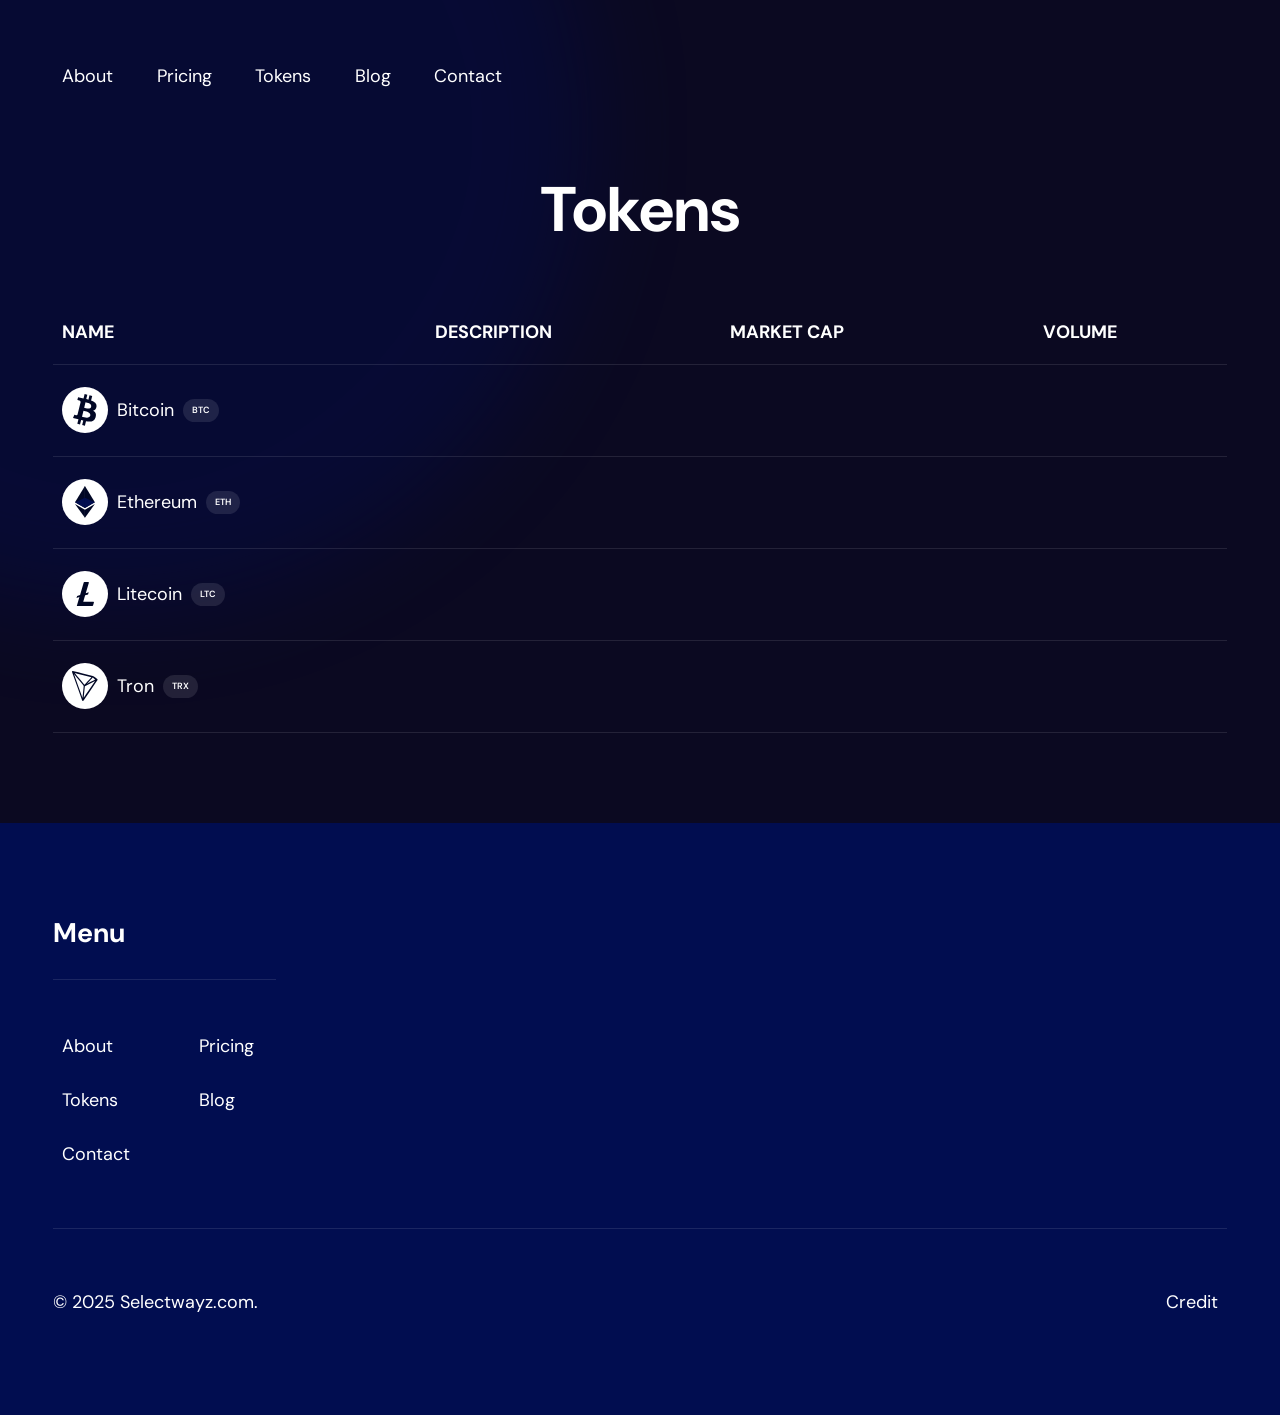
<file: tokens/index.html>
<!doctype html>
<html
  lang="en-US"
  data-ws-project="11286df6-979b-40f0-b985-33f8c561d238"
  data-ws-last-published="2025-09-09T21:58:08.288Z"
>
  <head>
    <link
      rel="stylesheet"
      type="text/css"
      href="/assets/static/app_generated_index-6937cd5a.BiU6qYso.css"
    />
    <meta charset="UTF-8" />
    <meta name="viewport" content="width=device-width,initial-scale=1" />
    <meta property="og:url" content="https://url/tokens" />
    <title>Tokens</title>
    <meta property="og:title" content="Tokens" />
    <meta
      name="description"
      content="Lorem ipsum dolor sit amet, consectetur adipiscing elit. Fugiat nulla suspendisse tortor aenean dis placerat."
    />
    <meta
      property="og:description"
      content="Lorem ipsum dolor sit amet, consectetur adipiscing elit. Fugiat nulla suspendisse tortor aenean dis placerat."
    />
    <meta property="og:type" content="website" />
    <meta property="twitter:card" content="summary_large_image" />
    <link rel="icon" href="/assets/logo_r1qaJQiri6sK3rPyq-Sar.svg" />
    <link
      rel="preload"
      href="/assets/DMSans-VariableFont_opsz_wght__6AYEf42h6baL3cdAc77f.ttf"
      as="font"
      crossorigin="anonymous"
    />
    <link
      rel="preload"
      href="/assets/Group_kCTIep--Fowuzx8m9sVEU.svg"
      as="image"
    />
    <link
      rel="preload"
      href="/assets/bg-top-left_iDPdUzP3CXomJM1M8FrN6.svg"
      as="image"
    />
  </head>
  <body class="w-body">
    <div
      class="w-box c1yh769p cnu4kgu crv1a4t cbrrmm8 cuo9dm5 c5egcmi c1xzir7e"
    >
      <div style="display: contents">
        <div style="display: contents">
          <div class="w-html-embed">
            <style>
              /* So we don't need to add a token to every paragraph to remove margin. */
              p {
                margin: 0;
              }

              li::marker {
                color: var(--foreground-accent);
              }
            </style>
          </div>
          <div class="w-html-embed">
            <style>
              :root {
                --ani-duration: var(--duration-default, 0.2s);
                --ani-delay: 0s;
                --ani-slide-offset: 20%;
                --ani-zoom-in-scale: 1;
                --ani-zoom-out-scale: 0.85;
                --ani-flip-rotate: 30deg;
                --ani-easing: var(--easing-default, ease);
                --ani-fill-mode: forwards;
              }
              [data-ani]:not([data-ani-children]),
              [data-ani-children]:not([data-ani-progress]) > * {
                animation-duration: var(--ani-duration);
                animation-delay: var(--ani-delay);
                animation-timing-function: var(--ani-easing);
                animation-fill-mode: var(--ani-fill-mode);
                opacity: 0;
              }
              [data-ani-progress]:not([data-ani-children]),
              [data-ani-children]:not([data-ani]) > * {
                transition-property: opacity, transform;
                transition-duration: var(--ani-duration);
                transition-timing-function: var(--ani-easing);
                opacity: 0;
              }
              @keyframes fadeIn {
                from {
                  opacity: 0;
                }
                to {
                  opacity: 1;
                }
              }
              @keyframes fadeOut {
                from {
                  opacity: 1;
                }
                to {
                  opacity: 0;
                }
              }
              [data-ani-children][data-ani="fade"] > .in,
              [data-ani="fade"]:where(
                  .in:not([data-state]),
                  [data-state$="open"],
                  [data-state="active"]
                ) {
                animation-name: fadeIn;
              }
              [data-ani-children][data-ani="fade"] > .out,
              [data-ani="fade"]:where(
                  .out:not([data-state]),
                  [data-state="closed"],
                  [data-state="inactive"]
                ) {
                animation-name: fadeOut;
              }
              @keyframes slideIn {
                from {
                  opacity: 0;
                  translate: var(--ani-slide-transform);
                }
                to {
                  opacity: 1;
                  translate: none;
                }
              }
              @keyframes slideOut {
                from {
                  opacity: 1;
                  translate: none;
                }
                to {
                  opacity: 0;
                  translate: var(--ani-slide-transform);
                }
              }
              [data-ani-children][data-ani|="slide"] > .in,
              [data-ani|="slide"]:where(
                  .in:not([data-state]),
                  [data-state$="open"],
                  [data-state="active"]
                ) {
                animation-name: slideIn;
              }
              [data-ani-children][data-ani|="slide"] > .out,
              [data-ani|="slide"]:where(
                  .out:not([data-state]),
                  [data-state="closed"],
                  [data-state="inactive"]
                ) {
                animation-name: slideOut;
              }
              [data-ani="slide-up"] {
                --ani-slide-transform: 0 var(--ani-slide-offset);
              }
              [data-ani="slide-down"] {
                --ani-slide-transform: 0 calc(-1 * var(--ani-slide-offset));
              }
              [data-ani="slide-left"] {
                --ani-slide-transform: var(--ani-slide-offset);
              }
              [data-ani="slide-right"] {
                --ani-slide-transform: calc(-1 * var(--ani-slide-offset));
              }
              @keyframes zoomIn {
                from {
                  opacity: 0;
                  scale: var(--ani-zoom-out-scale);
                }
                to {
                  opacity: 1;
                  scale: 1;
                }
              }
              @keyframes zoomOut {
                from {
                  opacity: 1;
                  scale: 1;
                }
                to {
                  opacity: 0;
                  scale: var(--ani-zoom-in-scale);
                }
              }
              [data-ani-children][data-ani="zoom"] > .in,
              [data-ani|="zoom"]:where(
                  .in:not([data-state]),
                  [data-state$="open"],
                  [data-state="active"]
                ) {
                animation-name: zoomIn;
              }
              [data-ani-children][data-ani="zoom"] > .out,
              [data-ani|="zoom"]:where(
                  .out:not([data-state]),
                  [data-state="closed"],
                  [data-state="inactive"]
                ) {
                animation-name: zoomOut;
              }
              [data-ani-children][data-ani-progress="zoom"] > *,
              [data-ani-progress="zoom"]:not([data-ani-children]) {
                transform: scale(var(--ani-zoom-out-scale));
              }
              @keyframes flipInY {
                from {
                  rotate: y var(--ani-flip-rotate);
                  perspective: 2000px;
                  opacity: 0;
                }
                to {
                  rotate: y 0;
                  opacity: 1;
                }
              }
              @keyframes flipOutY {
                from {
                  rotate: y 0;
                  opacity: 1;
                }
                to {
                  perspective: 2000px;
                  rotate: y var(--ani-flip-rotate);
                  opacity: 0;
                }
              }
              @keyframes flipInX {
                from {
                  perspective: 2000px;
                  rotate: x var(--ani-flip-rotate);
                  opacity: 0;
                }
                to {
                  rotate: x 0;
                  opacity: 1;
                }
              }
              @keyframes flipOutX {
                from {
                  rotate: x 0;
                  opacity: 1;
                }
                to {
                  perspective: 2000px;
                  rotate: x var(--ani-flip-rotate);
                  opacity: 0;
                }
              }
              [data-ani-children][data-ani="flip-y"] > .in,
              [data-ani="flip-y"]:where(
                  .in:not([data-state]),
                  [data-state$="open"],
                  [data-state="active"]
                ) {
                animation-name: flipInY;
              }
              [data-ani-children][data-ani="flip-x"] > .in,
              [data-ani="flip-x"]:where(
                  .in:not([data-state]),
                  [data-state$="open"],
                  [data-state="active"]
                ) {
                animation-name: flipInX;
              }
              [data-ani-children][data-ani="flip-y"] > .out,
              [data-ani="flip-y"]:where(
                  .out:not([data-state]),
                  [data-state="closed"],
                  [data-state="inactive"]
                ) {
                animation-name: flipOutY;
              }
              [data-ani-children][data-ani="flip-x"] > .out,
              [data-ani="flip-x"]:where(
                  .out:not([data-state]),
                  [data-state="closed"],
                  [data-state="inactive"]
                ) {
                animation-name: flipOutX;
              }
              @keyframes expandDown {
                from {
                  height: 0;
                }
                to {
                  height: var(--newHeight);
                }
              }
              @keyframes expandUp {
                from {
                  height: var(--newHeight);
                }
                to {
                  height: 0;
                }
              }
              [data-ani="expand"],
              [data-ani="expand"][data-state="open"],
              [data-ani="expand"].in {
                --newHeight: var(
                  --custom-height,
                  var(
                    --radix-accordion-content-height,
                    var(--radix-collapsible-content-height, 100%)
                  )
                );
                overflow: hidden;
                opacity: 1;
              }
              [data-ani-children][data-ani="expand"] > .in,
              [data-ani="expand"]:where(
                  .in:not([data-state]),
                  [data-state$="open"],
                  [data-state="active"]
                ) {
                animation: expandDown var(--ani-duration) var(--ani-easing);
              }
              [data-ani-children][data-ani="expand"] > .out,
              [data-ani="expand"]:where(
                  .out:not([data-state]),
                  [data-state="closed"],
                  [data-state="inactive"]
                ) {
                animation: expandUp var(--ani-duration) var(--ani-easing);
              }
              @media (prefers-reduced-motion: reduce) {
                [data-ani]:not([data-ani-children]),
                [data-ani-progress]:not([data-ani-children]),
                [data-ani-children] > * {
                  opacity: 1;
                  transform: none;
                  animation: none;
                  rotate: none;
                  scale: none;
                  translate: none;
                }
              }
            </style>
          </div>
          <header
            class="w-box c1357293 c9jnjeu czr2pxy c155uc7w cry9bxc c1lxiyww c1qyy4dh c18v2pa2 c1z0l37u c1ml0hr7 c15hexcm"
          >
            <div
              class="w-box cry9bxc c1qyy4dh c1wt8a7g c1s46o9r cdczzub c16a1k66 c1ksohct"
            >
              <div style="display: contents">
                <div style="display: contents"></div>
              </div>
              <nav class="w-box cc3dq2t">
                <div style="display: contents">
                  <div style="display: contents">
                    <ul
                      class="w-list c34dwh1 c1y6imu0 c1cn3fw9 cry9bxc c1z0l37u c1ml0hr7 c1e2b3ev ctf8nym c3v2c40 c174sw29 c1rstvfo c10x096o c1565yj9 c1cpmdss"
                    >
                      <li class="w-list-item">
                        <a
                          href="/about"
                          class="w-link cnrz8fp csru8nn ch11gwv c1md20bl c1e892th c1qyy4dh ct02u4h c1e7helk c1l0vha7 csyy8v5 c1bc2i7x c17r8x7j c135vpv5 c1knsirz cl60rel c1ib9cr2 c12mjb61 c16ndgv7 c1tplt1u"
                          >About</a
                        >
                      </li>
                      <li class="w-list-item">
                        <a
                          href="/pricing"
                          class="w-link cnrz8fp csru8nn ch11gwv c1md20bl c1e892th c1qyy4dh ct02u4h c1e7helk c1l0vha7 csyy8v5 c1bc2i7x c17r8x7j c135vpv5 c1knsirz cl60rel c1ib9cr2 c12mjb61 c16ndgv7 c1tplt1u"
                          >Pricing</a
                        >
                      </li>
                      <li class="w-list-item">
                        <a
                          href="/tokens"
                          class="w-link cnrz8fp csru8nn ch11gwv c1md20bl c1e892th c1qyy4dh ct02u4h c1e7helk c1l0vha7 csyy8v5 c1bc2i7x c17r8x7j c135vpv5 c1knsirz cl60rel c1ib9cr2 c12mjb61 c16ndgv7 c1tplt1u"
                          >Tokens</a
                        >
                      </li>
                      <li class="w-list-item">
                        <a
                          href="/blog"
                          class="w-link cnrz8fp csru8nn ch11gwv c1md20bl c1e892th c1qyy4dh ct02u4h c1e7helk c1l0vha7 csyy8v5 c1bc2i7x c17r8x7j c135vpv5 c1knsirz cl60rel c1ib9cr2 c12mjb61 c16ndgv7 c1tplt1u"
                          >Blog</a
                        >
                      </li>
                      <li class="w-list-item">
                        <a
                          href="/contact"
                          class="w-link cnrz8fp csru8nn ch11gwv c1md20bl c1e892th c1qyy4dh ct02u4h c1e7helk c1l0vha7 csyy8v5 c1bc2i7x c17r8x7j c135vpv5 c1knsirz cl60rel c1ib9cr2 c12mjb61 c16ndgv7 c1tplt1u"
                          >Contact</a
                        >
                      </li>
                    </ul>
                  </div>
                </div>
              </nav>
            </div>
          </header>
        </div>
      </div>
      <main class="w-box">
        <section class="w-box cfvl0bs c1mzb2kd">
          <div
            class="w-box c1357293 c9jnjeu c11gzs80 c1fd0kk1 czr2pxy c155uc7w cry9bxc c1lfjoq7 c1778y6x c1wt8a7g c1s46o9r cdczzub"
          >
            <div
              class="w-box cry9bxc c1lfjoq7 c1z0l37u c1ml0hr7 c1qyy4dh c1wt8a7g c1qom380 cq4dxli czqy8m4 c10x096o"
            >
              <h1
                class="w-heading c11nr3ex c11dowh9 c32myit cwrra4i cg5i74l c10r87ok c1dhz37v"
              >
                Tokens
              </h1>
            </div>
            <div class="w-box cavd3zn cnt1rez cpekifi cyxns9x c18o2plo">
              <div
                class="w-box c1b2tb9q c1mgacbo c1xm4ef6 c7vx2dq copqmak c133lpx4 c14u5o53 cyu6n88 c653p2c ch288gs caklgwa c4nte75 c3uglvb csqmg86 co7opey cafmhox"
              >
                <div
                  class="w-box cry9bxc c1qyy4dh c1wt8a7g cuj80l1 c1lxiyww c1md20bl c1e892th c1e4lql1 cheewmi cc3dq2t"
                >
                  <h3
                    class="w-heading c160atll c11dowh9 c32myit cwrra4i c12y6bqh cl7jefz"
                  >
                    Name
                  </h3>
                </div>
                <div
                  class="w-box cry9bxc c1qyy4dh ct02u4h c1qom380 c1lfjoq7 c1md20bl c1e892th"
                >
                  <div
                    class="w-text c160atll c11dowh9 c32myit cwrra4i c12y6bqh cl7jefz"
                  >
                    Description
                  </div>
                </div>
                <div
                  class="w-box cry9bxc c1qyy4dh ct02u4h c1qom380 c1lfjoq7 c1md20bl c1e892th"
                >
                  <div
                    class="w-text c160atll c11dowh9 c32myit cwrra4i c12y6bqh cl7jefz"
                  >
                    Market Cap
                  </div>
                </div>
                <div
                  class="w-box cry9bxc c1qyy4dh ct02u4h c1qom380 c1lfjoq7 c1md20bl c1e892th"
                >
                  <div
                    class="w-text c160atll c11dowh9 c32myit cwrra4i c12y6bqh cl7jefz"
                  >
                    Volume
                  </div>
                </div>
              </div>
              <div class="w-box">
                <div
                  class="w-box cihfpxt c1mgacbo cb4vmi8 c7vx2dq copqmak c133lpx4 c14u5o53 cyu6n88 c4nte75 c3uglvb csqmg86 co7opey cafmhox"
                >
                  <div
                    class="w-box cry9bxc c1qyy4dh c1wt8a7g cuj80l1 c1lxiyww c1md20bl c1e892th c1e4lql1 cheewmi"
                  >
                    <div class="w-html-embed">
                      <svg
                        width="46"
                        height="46"
                        viewBox="0 0 46 46"
                        fill="none"
                        xmlns="http://www.w3.org/2000/svg"
                      >
                        <rect
                          width="46"
                          height="46"
                          rx="23"
                          fill="white"
                        ></rect>
                        <g clip-path="url(#clip0_2_2155)">
                          <path
                            d="M34.4969 19.7778C34.9864 16.4379 32.4922 14.6423 29.0814 13.4446L30.1891 8.92055L27.4873 8.23435L26.4081 12.6394C25.6987 12.4592 24.9696 12.2881 24.2449 12.1204L25.328 7.6862L22.6288 7L21.5243 11.5223L16.0763 10.1464L15.3575 13.0882C15.3575 13.0882 17.3617 13.5565 17.3194 13.5857C18.4133 13.8643 18.6117 14.6021 18.5782 15.1875L15.547 27.5812C15.4131 27.92 15.0739 28.428 14.3093 28.2338C14.3364 28.2739 12.346 27.7318 12.346 27.7318L11.0049 30.8889L16.445 32.2895L15.327 36.8662L18.0249 37.5524L19.1326 33.0248C19.8711 33.2286 20.5849 33.4169 21.2846 33.5941L20.1813 38.1006L22.8826 38.7868L24.0007 34.2188C28.6071 35.1073 32.071 34.7489 33.5271 30.5042C34.7017 27.0845 33.4695 25.1117 31.0458 23.8247C32.8108 23.408 34.14 22.2249 34.4947 19.7795L34.4969 19.7778ZM28.3233 28.6022C27.4863 32.0219 21.8406 30.1739 20.0087 29.7096L21.4921 23.647C23.323 24.1128 29.1942 25.0355 28.3243 28.6017L28.3233 28.6022ZM29.1612 19.7293C28.3996 22.8416 23.6987 21.2603 22.1729 20.8723L23.516 15.3722C25.0422 15.7607 29.9533 16.484 29.1592 19.7291"
                            fill="#010725"
                          ></path>
                        </g>
                        <defs>
                          <clipPath id="clip0_2_2155">
                            <rect
                              width="24"
                              height="32"
                              fill="white"
                              transform="translate(11.0049 7)"
                            ></rect>
                          </clipPath>
                        </defs>
                      </svg>
                    </div>
                    <div class="w-text">Bitcoin</div>
                    <div
                      class="w-text c1tyvrs2 c1lws7cx c7vx2dq c1mgacbo cdokt0h cl7jefz c1uadasu cu385pj cvghewe cfzf927 c1noknrj c1cb3y4c co8gpyk c1tme1mb"
                    >
                      BTC
                    </div>
                  </div>
                  <div
                    class="w-box cry9bxc c1qyy4dh ct02u4h c1qom380 c1lfjoq7 c1md20bl c1e892th"
                  ></div>
                  <div
                    class="w-box cry9bxc c1qyy4dh ct02u4h c1qom380 c1lfjoq7 c1md20bl c1e892th"
                  ></div>
                  <div
                    class="w-box cry9bxc c1qyy4dh ct02u4h c1qom380 c1lfjoq7 c1md20bl c1e892th"
                  ></div>
                </div>
                <div
                  class="w-box cihfpxt c1mgacbo cb4vmi8 c7vx2dq copqmak c133lpx4 c14u5o53 cyu6n88 c4nte75 c3uglvb csqmg86 co7opey cafmhox"
                >
                  <div
                    class="w-box cry9bxc c1qyy4dh c1wt8a7g cuj80l1 c1lxiyww c1md20bl c1e892th c1e4lql1 cheewmi"
                  >
                    <div class="w-html-embed">
                      <svg
                        width="46"
                        height="46"
                        viewBox="0 0 46 46"
                        fill="none"
                        xmlns="http://www.w3.org/2000/svg"
                      >
                        <rect
                          width="46"
                          height="46"
                          rx="23"
                          fill="white"
                        ></rect>
                        <g clip-path="url(#clip0_2_2174)">
                          <path
                            d="M22.9338 7L22.7168 7.72455V28.7492L22.9338 28.962L32.8675 23.1932L22.9338 7Z"
                            fill="#010725"
                          ></path>
                          <path
                            d="M22.9347 7L13.001 23.1932L22.9347 28.9621V18.7574V7Z"
                            fill="#010725"
                          ></path>
                          <path
                            d="M22.9338 30.8097L22.8115 30.9561V38.4456L22.9338 38.7965L32.8734 25.0438L22.9338 30.8097Z"
                            fill="#010725"
                          ></path>
                          <path
                            d="M22.9342 38.7965V30.8097L13.0005 25.0438L22.9342 38.7965Z"
                            fill="#010725"
                          ></path>
                          <path
                            d="M22.9341 28.962L32.8676 23.1933L22.9341 18.7574V28.962Z"
                            fill="#010D50"
                          ></path>
                          <path
                            d="M13.0005 23.1933L22.934 28.962V18.7574L13.0005 23.1933Z"
                            fill="#010D50"
                          ></path>
                        </g>
                        <defs>
                          <clipPath id="clip0_2_2174">
                            <rect
                              width="20"
                              height="32"
                              fill="white"
                              transform="translate(13.0005 7)"
                            ></rect>
                          </clipPath>
                        </defs>
                      </svg>
                    </div>
                    <div class="w-text">Ethereum</div>
                    <div
                      class="w-text c1tyvrs2 c1lws7cx c7vx2dq c1mgacbo cdokt0h cl7jefz c1uadasu cu385pj cvghewe cfzf927 c1noknrj c1cb3y4c co8gpyk c1tme1mb"
                    >
                      ETH
                    </div>
                  </div>
                  <div
                    class="w-box cry9bxc c1qyy4dh ct02u4h c1qom380 c1lfjoq7 c1md20bl c1e892th"
                  ></div>
                  <div
                    class="w-box cry9bxc c1qyy4dh ct02u4h c1qom380 c1lfjoq7 c1md20bl c1e892th"
                  ></div>
                  <div
                    class="w-box cry9bxc c1qyy4dh ct02u4h c1qom380 c1lfjoq7 c1md20bl c1e892th"
                  ></div>
                </div>
                <div
                  class="w-box cihfpxt c1mgacbo cb4vmi8 c7vx2dq copqmak c133lpx4 c14u5o53 cyu6n88 c4nte75 c3uglvb csqmg86 co7opey cafmhox"
                >
                  <div
                    class="w-box cry9bxc c1qyy4dh c1wt8a7g cuj80l1 c1lxiyww c1md20bl c1e892th c1e4lql1 cheewmi"
                  >
                    <div class="w-html-embed">
                      <svg
                        width="46"
                        height="46"
                        viewBox="0 0 46 46"
                        fill="none"
                        xmlns="http://www.w3.org/2000/svg"
                      >
                        <rect
                          width="46"
                          height="46"
                          rx="23"
                          fill="white"
                        ></rect>
                        <g clip-path="url(#clip0_2_2198)">
                          <path
                            d="M31.4359 30.7432H21.2315L23.1393 24.31L26.0675 23.4671L26.6887 21.3375L23.7605 22.2248L26.8661 11.6655V11.5324C26.8661 11.2218 26.6443 11 26.3337 11H22.3851C22.0745 11 21.8083 11.2218 21.7196 11.5324L18.0815 23.9995L15.1533 24.8868L14.4878 26.972L17.416 26.0847L14.7984 35.0024H30.3711C30.6817 35.0024 30.9479 34.7806 31.0366 34.5144L31.9239 31.4531V31.32C31.9683 30.965 31.7465 30.7432 31.4359 30.7432Z"
                            fill="#010725"
                          ></path>
                        </g>
                        <defs>
                          <clipPath id="clip0_2_2198">
                            <rect
                              width="18"
                              height="25"
                              fill="white"
                              transform="translate(14 11)"
                            ></rect>
                          </clipPath>
                        </defs>
                      </svg>
                    </div>
                    <div class="w-text">Litecoin</div>
                    <div
                      class="w-text c1tyvrs2 c1lws7cx c7vx2dq c1mgacbo cdokt0h cl7jefz c1uadasu cu385pj cvghewe cfzf927 c1noknrj c1cb3y4c co8gpyk c1tme1mb"
                    >
                      LTC
                    </div>
                  </div>
                  <div
                    class="w-box cry9bxc c1qyy4dh ct02u4h c1qom380 c1lfjoq7 c1md20bl c1e892th"
                  ></div>
                  <div
                    class="w-box cry9bxc c1qyy4dh ct02u4h c1qom380 c1lfjoq7 c1md20bl c1e892th"
                  ></div>
                  <div
                    class="w-box cry9bxc c1qyy4dh ct02u4h c1qom380 c1lfjoq7 c1md20bl c1e892th"
                  ></div>
                </div>
                <div
                  class="w-box cihfpxt c1mgacbo cb4vmi8 c7vx2dq copqmak c133lpx4 c14u5o53 cyu6n88 c4nte75 c3uglvb csqmg86 co7opey cafmhox"
                >
                  <div
                    class="w-box cry9bxc c1qyy4dh c1wt8a7g cuj80l1 c1lxiyww c1md20bl c1e892th c1e4lql1 cheewmi"
                  >
                    <div class="w-html-embed">
                      <svg
                        width="46"
                        height="46"
                        viewBox="0 0 46 46"
                        fill="none"
                        xmlns="http://www.w3.org/2000/svg"
                      >
                        <rect
                          width="46"
                          height="46"
                          rx="23"
                          fill="white"
                        ></rect>
                        <g clip-path="url(#clip0_2_2217)">
                          <path
                            d="M35.2238 15.8942C34.0199 15.0441 32.7325 14.1377 31.4729 13.2384C31.4451 13.2173 31.4173 13.1963 31.3825 13.1752C31.2433 13.0698 31.0832 12.9574 30.8884 12.8942L30.8744 12.8871C27.5064 12.0651 24.0826 11.222 20.7702 10.407C17.764 9.66934 14.7647 8.93163 11.7585 8.19393C11.682 8.17285 11.6054 8.15177 11.5219 8.13069C11.2505 8.05341 10.9374 7.9691 10.6033 8.01126C10.5059 8.02531 10.4224 8.06044 10.3459 8.10962L10.2624 8.17987C10.1301 8.30634 10.0606 8.46793 10.0258 8.55926L10.0049 8.61547V8.93866L10.0188 8.98784C11.9186 14.3626 13.867 19.8145 15.7459 25.0909C17.1934 29.1518 18.6965 33.3602 20.1648 37.4913C20.2552 37.7724 20.5128 37.9551 20.8329 37.9832H20.9024C21.2017 37.9832 21.4661 37.8356 21.5983 37.5967L27.1098 29.482C28.4528 27.5078 29.7959 25.5265 31.1389 23.5523C31.6887 22.7443 32.2384 21.9293 32.7882 21.1213C33.6928 19.7864 34.6253 18.4094 35.5508 17.0674L35.5995 16.9972V16.9129C35.6204 16.667 35.6274 16.1611 35.2238 15.8942ZM28.766 18.852C27.4716 19.5335 26.1494 20.2361 24.8203 20.9316C25.5927 20.0956 26.3721 19.2525 27.1445 18.4164C28.1118 17.3626 29.1208 16.2736 30.109 15.2056L30.1299 15.1846C30.2134 15.0721 30.3178 14.9667 30.4291 14.8544C30.5057 14.7771 30.5891 14.6998 30.6657 14.6085C31.1807 14.9667 31.7026 15.3321 32.2036 15.6904C32.5655 15.9504 32.9343 16.2103 33.3101 16.4703C31.7791 17.2571 30.2482 18.0651 28.766 18.852ZM25.4396 18.5148C24.4445 19.6038 23.4146 20.7209 22.3917 21.8239C20.4084 19.393 18.3834 16.9269 16.4209 14.5452C15.5302 13.4633 14.6325 12.3743 13.7418 11.2923L13.7348 11.2853C13.533 11.0534 13.3382 10.8005 13.1433 10.5616C13.0181 10.4 12.8858 10.2454 12.7536 10.0839C13.5609 10.2946 14.375 10.4913 15.1753 10.681C15.8782 10.8497 16.6088 11.0253 17.3256 11.208C21.3617 12.1986 25.4048 13.1892 29.4409 14.1799C28.0979 15.6272 26.7479 17.0956 25.4396 18.5148ZM21.9393 32.208C22.0159 31.4703 22.0993 30.7115 22.169 29.9667C22.2316 29.3696 22.2942 28.7583 22.3568 28.1752C22.4543 27.2408 22.5586 26.2712 22.6422 25.3228L22.663 25.1541C22.7326 24.5499 22.8022 23.9246 22.8439 23.2993C22.9205 23.2571 23.004 23.215 23.0945 23.1799C23.1989 23.1307 23.3032 23.0886 23.4076 23.0253C25.0151 22.1752 26.6226 21.3251 28.2371 20.482C29.8446 19.6389 31.4938 18.7677 33.1291 17.9035C31.64 20.0815 30.1438 22.2806 28.6963 24.4234C27.4507 26.2571 26.1703 28.1471 24.8968 30.0089C24.3958 30.7537 23.8739 31.5124 23.3798 32.2431C22.8231 33.0581 22.2525 33.8942 21.6958 34.7302C21.7653 33.8872 21.8488 33.037 21.9393 32.208ZM12.2387 11.7419C12.1482 11.489 12.0508 11.2291 11.9673 10.9832C13.8462 13.2736 15.739 15.578 17.5831 17.8122C18.5364 18.9714 19.4898 20.1236 20.4431 21.2899C20.631 21.5078 20.8189 21.7396 20.9999 21.9644C21.2365 22.2525 21.4731 22.5546 21.7306 22.8427C21.647 23.5663 21.5774 24.297 21.5009 24.9996C21.4522 25.4913 21.4035 25.9832 21.3478 26.482V26.489C21.3269 26.8052 21.2852 27.1213 21.2504 27.4305C21.2016 27.859 21.0903 28.8286 21.0903 28.8286L21.0834 28.8778C20.9581 30.297 20.805 31.7302 20.6589 33.1213C20.5963 33.6975 20.5406 34.2876 20.4779 34.8777C20.4431 34.7724 20.4014 34.667 20.3666 34.5686C20.2622 34.2876 20.1578 33.9925 20.0604 33.7045L19.3158 31.6178C16.9568 24.9925 14.5977 18.3743 12.2387 11.7419Z"
                            fill="#010725"
                          ></path>
                        </g>
                        <defs>
                          <clipPath id="clip0_2_2217">
                            <rect
                              width="26"
                              height="30"
                              fill="white"
                              transform="translate(10.0049 8)"
                            ></rect>
                          </clipPath>
                        </defs>
                      </svg>
                    </div>
                    <div class="w-text">Tron</div>
                    <div
                      class="w-text c1tyvrs2 c1lws7cx c7vx2dq c1mgacbo cdokt0h cl7jefz c1uadasu cu385pj cvghewe cfzf927 c1noknrj c1cb3y4c co8gpyk c1tme1mb"
                    >
                      TRX
                    </div>
                  </div>
                  <div
                    class="w-box cry9bxc c1qyy4dh ct02u4h c1qom380 c1lfjoq7 c1md20bl c1e892th"
                  ></div>
                  <div
                    class="w-box cry9bxc c1qyy4dh ct02u4h c1qom380 c1lfjoq7 c1md20bl c1e892th"
                  ></div>
                  <div
                    class="w-box cry9bxc c1qyy4dh ct02u4h c1qom380 c1lfjoq7 c1md20bl c1e892th"
                  ></div>
                </div>
              </div>
            </div>
          </div>
        </section>
      </main>
      <div style="display: contents">
        <div style="display: contents">
          <footer class="w-box cna0hdz c1mzb2kd cfgetg2">
            <div
              class="w-box c1357293 c9jnjeu c11gzs80 c1fd0kk1 czr2pxy c155uc7w cry9bxc c1lfjoq7 c1778y6x c1wt8a7g c1s46o9r cdczzub"
            >
              <div
                class="w-box cry9bxc c1lfjoq7 cxjshtx c6fi6ij cmaksb1 c1i9o1yp"
              >
                <div
                  class="w-box cry9bxc c1lxiyww c18v2pa2 ca4qjwu c1cdc69r c1jjfh4b"
                >
                  <nav
                    aria-labelledby="footerMenuTitle"
                    class="w-box cry9bxc c1lfjoq7 c1z0l37u c1ml0hr7"
                  >
                    <h2
                      id="footerMenuTitle"
                      class="w-heading cuoke4w c11dowh9 c32myit cwrra4i c12y6bqh"
                    >
                      Menu
                    </h2>
                    <hr class="w-separator c2uxojo czr2pxy c32myit cwrra4i" />
                    <ul
                      class="w-list c34dwh1 c1y6imu0 c1cn3fw9 copqmak c1s46o9r c1117wcl cevxs5e co2qwzx c1vrexag ce07h1k ctf8nym c1y4fwd4 cx6c9kw c174sw29"
                    >
                      <li class="w-list-item">
                        <a
                          href="/about"
                          class="w-link cnrz8fp csru8nn ch11gwv c1md20bl c1e892th c1qyy4dh ct02u4h c1e7helk c1l0vha7 csyy8v5 c1bc2i7x c17r8x7j c135vpv5 c1knsirz cl60rel c1ib9cr2 c12mjb61 c16ndgv7 c1tplt1u"
                          >About</a
                        >
                      </li>
                      <li class="w-list-item">
                        <a
                          href="/pricing"
                          class="w-link cnrz8fp csru8nn ch11gwv c1md20bl c1e892th c1qyy4dh ct02u4h c1e7helk c1l0vha7 csyy8v5 c1bc2i7x c17r8x7j c135vpv5 c1knsirz cl60rel c1ib9cr2 c12mjb61 c16ndgv7 c1tplt1u"
                          >Pricing</a
                        >
                      </li>
                      <li class="w-list-item">
                        <a
                          href="/tokens"
                          class="w-link cnrz8fp csru8nn ch11gwv c1md20bl c1e892th c1qyy4dh ct02u4h c1e7helk c1l0vha7 csyy8v5 c1bc2i7x c17r8x7j c135vpv5 c1knsirz cl60rel c1ib9cr2 c12mjb61 c16ndgv7 c1tplt1u"
                          >Tokens</a
                        >
                      </li>
                      <li class="w-list-item">
                        <a
                          href="/blog"
                          class="w-link cnrz8fp csru8nn ch11gwv c1md20bl c1e892th c1qyy4dh ct02u4h c1e7helk c1l0vha7 csyy8v5 c1bc2i7x c17r8x7j c135vpv5 c1knsirz cl60rel c1ib9cr2 c12mjb61 c16ndgv7 c1tplt1u"
                          >Blog</a
                        >
                      </li>
                      <li class="w-list-item">
                        <a
                          href="/contact"
                          class="w-link cnrz8fp csru8nn ch11gwv c1md20bl c1e892th c1qyy4dh ct02u4h c1e7helk c1l0vha7 csyy8v5 c1bc2i7x c17r8x7j c135vpv5 c1knsirz cl60rel c1ib9cr2 c12mjb61 c16ndgv7 c1tplt1u"
                          >Contact</a
                        >
                      </li>
                    </ul>
                  </nav>
                </div>
              </div>
              <hr class="w-separator c2uxojo czr2pxy c32myit cwrra4i" />
              <div class="w-box cry9bxc c1qyy4dh c18v2pa2">
                <div class="w-text">© 2025 Selectwayz.com.</div>
                <div class="w-box">
                  <a
                    class="w-link cnrz8fp csru8nn ch11gwv c1md20bl c1e892th c1qyy4dh ct02u4h c1e7helk c1l0vha7 csyy8v5 c1bc2i7x c17r8x7j c135vpv5 c1knsirz cl60rel c1ib9cr2 c12mjb61 c16ndgv7 c1tplt1u"
                    href="#"
                    >Credit</a
                  >
                </div>
              </div>
            </div>
          </footer>
        </div>
      </div>
    </div>
    <script id="vike_pageContext" type="application/json">
      {
        "_urlRewrite": null,
        "pageId": "/pages/tokens",
        "routeParams": {},
        "data": {
          "url": "https://url/tokens",
          "system": { "params": {}, "search": {}, "origin": "https://url" },
          "resources": {},
          "pageMeta": {
            "title": "Tokens",
            "description": "Lorem ipsum dolor sit amet, consectetur adipiscing elit. Fugiat nulla suspendisse tortor aenean dis placerat.",
            "excludePageFromSearch": false,
            "language": "en-US",
            "socialImageAssetName": "!undefined",
            "socialImageUrl": "",
            "status": 200,
            "redirect": "",
            "custom": []
          }
        }
      }
    </script>
    <script id="vike_globalContext" type="application/json">
      {}
    </script>
    <script
      src="/assets/entries/entry-server-routing.CXC478sa.js"
      type="module"
      async
    ></script>
    <link
      rel="modulepreload"
      href="/assets/entries/pages_tokens.BqWeduk6.js"
      as="script"
      type="text/javascript"
    /><link
      rel="modulepreload"
      href="/assets/chunks/chunk-XnWH4x6i.js"
      as="script"
      type="text/javascript"
    />
  </body>
</html>
</file>
<file: assets/static/app_generated_index-6937cd5a.BiU6qYso.css>
@font-face{font-family:DM Sans;font-style:normal;font-weight:100 1000;font-display:swap;src:url(/assets/DMSans-VariableFont_opsz_wght__6AYEf42h6baL3cdAc77f.ttf) format("truetype")}@layer presets{:root{display:grid;min-height:100%;font-family:Arial,Roboto,sans-serif;font-size:16px;line-height:1.2;white-space:pre-wrap;white-space-collapse:preserve}a.w-element,div.w-element,span.w-element{box-sizing:border-box;border-top-width:1px;border-right-width:1px;border-bottom-width:1px;border-left-width:1px;outline-width:1px}body.w-body{box-sizing:border-box;border-top-width:1px;border-right-width:1px;border-bottom-width:1px;border-left-width:1px;-webkit-font-smoothing:antialiased;-moz-osx-font-smoothing:grayscale;margin:0}div.w-box{box-sizing:border-box;border-top-width:1px;border-right-width:1px;border-bottom-width:1px;border-left-width:1px;outline-width:1px}article.w-box{box-sizing:border-box;border-top-width:1px;border-right-width:1px;border-bottom-width:1px;border-left-width:1px;outline-width:1px}footer.w-box{box-sizing:border-box;border-top-width:1px;border-right-width:1px;border-bottom-width:1px;border-left-width:1px;outline-width:1px}header.w-box{box-sizing:border-box;border-top-width:1px;border-right-width:1px;border-bottom-width:1px;border-left-width:1px;outline-width:1px}main.w-box{box-sizing:border-box;border-top-width:1px;border-right-width:1px;border-bottom-width:1px;border-left-width:1px;outline-width:1px}nav.w-box{box-sizing:border-box;border-top-width:1px;border-right-width:1px;border-bottom-width:1px;border-left-width:1px;outline-width:1px}section.w-box{box-sizing:border-box;border-top-width:1px;border-right-width:1px;border-bottom-width:1px;border-left-width:1px;outline-width:1px}div.w-html-embed{display:contents;white-space:normal;white-space-collapse:collapse}button.w-button{font-family:inherit;font-size:100%;line-height:1.15;box-sizing:border-box;border-top-width:1px;border-right-width:1px;border-bottom-width:1px;border-left-width:1px;border-top-style:solid;border-right-style:solid;border-bottom-style:solid;border-left-style:solid;text-transform:none;margin:0}div.w-dialog-overlay,div.w-dialog-content,h1.w-heading,h2.w-heading,h3.w-heading,h4.w-heading,p.w-paragraph{box-sizing:border-box;border-top-width:1px;border-right-width:1px;border-bottom-width:1px;border-left-width:1px;outline-width:1px}hr.w-separator{height:1px;color:inherit;box-sizing:border-box;background-color:gray;border-top-style:none;border-right-style:none;border-left-style:none;border-bottom-style:none}div.w-text{box-sizing:border-box;border-top-width:1px;border-right-width:1px;border-bottom-width:1px;border-left-width:1px;outline-width:1px;min-height:1em}a.w-link{box-sizing:border-box;border-top-width:1px;border-right-width:1px;border-bottom-width:1px;border-left-width:1px;outline-width:1px;display:inline-block}img.w-image{box-sizing:border-box;border-top-width:1px;border-right-width:1px;border-bottom-width:1px;border-left-width:1px;outline-width:1px;max-width:100%;display:block;height:auto}button.w-close-button{background-color:transparent;background-image:none;font-family:inherit;font-size:100%;line-height:1.15;box-sizing:border-box;text-transform:none;border:1px solid rgba(226,232,240,1);margin:0;padding:0}ol.w-list{box-sizing:border-box;border-top-width:1px;border-right-width:1px;border-bottom-width:1px;border-left-width:1px;outline-width:1px;margin-top:0;margin-bottom:10px;padding-left:40px}li.w-list-item,form.w-webhook-form,label.w-label{box-sizing:border-box;border-top-width:1px;border-right-width:1px;border-bottom-width:1px;border-left-width:1px;outline-width:1px}input.w-text-input{font-family:inherit;font-size:100%;line-height:1.15;box-sizing:border-box;border-top-width:1px;border-right-width:1px;border-bottom-width:1px;border-left-width:1px;border-top-style:solid;border-right-style:solid;border-bottom-style:solid;border-left-style:solid;display:block;margin:0}textarea.w-text-area{font-family:inherit;font-size:100%;line-height:1.15;box-sizing:border-box;border-top-width:1px;border-right-width:1px;border-bottom-width:1px;border-left-width:1px;border-top-style:solid;border-right-style:solid;border-bottom-style:solid;border-left-style:solid;resize:none;display:block;margin:0}div.w-accordion,div.w-item{box-sizing:border-box;border-top-width:1px;border-right-width:1px;border-bottom-width:1px;border-left-width:1px;outline-width:1px}h3.w-item-header{box-sizing:border-box;border-top-width:1px;border-right-width:1px;border-bottom-width:1px;border-left-width:1px;outline-width:1px;margin-top:0;margin-bottom:0}button.w-item-trigger{font-family:inherit;font-size:100%;line-height:1.15;box-sizing:border-box;text-transform:none;background-color:transparent;background-image:none;border:0px solid rgba(226,232,240,1);margin:0;padding:0}div.w-item-content{box-sizing:border-box;border-top-width:1px;border-right-width:1px;border-bottom-width:1px;border-left-width:1px;outline-width:1px}button.w-checkbox{font-family:inherit;font-size:100%;line-height:1.15;box-sizing:border-box;text-transform:none;background-color:transparent;background-image:none;border:0px solid rgba(226,232,240,1);margin:0;padding:0}span.w-checkbox-indicator{box-sizing:border-box;border-top-width:1px;border-right-width:1px;border-bottom-width:1px;border-left-width:1px;outline-width:1px}}@media all{:root{--font-lineheight-00: .95;--font-lineheight-0: 1.1;--font-lineheight-1: 1.25;--font-lineheight-2: 1.375;--font-lineheight-3: 1.5;--font-lineheight-4: 1.75;--font-lineheight-5: 2;--font-letterspacing-0: -.05em;--font-letterspacing-1: .025em;--font-letterspacing-2: .05em;--font-letterspacing-3: .075em;--font-letterspacing-4: .15em;--font-letterspacing-5: .5em;--font-letterspacing-6: .75em;--font-letterspacing-7: 1em;--font-size-00: .5rem;--font-size-0: .75rem;--font-size-1: 1rem;--font-size-2: 1.1rem;--font-size-3: 1.25rem;--font-size-4: 1.5rem;--font-size-5: 2rem;--font-size-6: 2.5rem;--font-size-7: 3rem;--font-size-8: 3.5rem;--font-size-fluid-0: clamp(.75rem,2vw,1rem);--font-size-fluid-1: clamp(1rem,4vw,1.5rem);--font-size-fluid-2: clamp(1.5rem,6vw,2.5rem);--font-size-fluid-3: clamp(2rem,9vw,3.5rem);--size-000: -.5rem;--size-00: -.25rem;--size-1: .25rem;--size-2: .5rem;--size-3: 1rem;--size-4: 1.25rem;--size-5: 1.5rem;--size-6: 1.75rem;--size-7: 2rem;--size-8: 3rem;--size-9: 4rem;--size-10: 5rem;--size-11: 7.5rem;--size-12: 10rem;--size-13: 15rem;--size-14: 20rem;--size-15: 30rem;--size-px-000: -8px;--size-px-00: -4px;--size-px-1: 4px;--size-px-2: 8px;--size-px-3: 16px;--size-px-4: 20px;--size-px-5: 24px;--size-px-6: 28px;--size-px-7: 32px;--size-px-8: 48px;--size-px-9: 64px;--size-px-10: 80px;--size-px-11: 120px;--size-px-12: 160px;--size-px-13: 240px;--size-px-14: 320px;--size-px-15: 480px;--size-fluid-1: clamp(.5rem,1vw,1rem);--size-fluid-2: clamp(1rem,2vw,1.5rem);--size-fluid-3: clamp(1.5rem,3vw,2rem);--size-fluid-4: clamp(2rem,4vw,3rem);--size-fluid-5: clamp(4rem,5vw,5rem);--size-fluid-6: clamp(5rem,7vw,7.5rem);--size-fluid-7: clamp(7.5rem,10vw,10rem);--size-fluid-8: clamp(10rem,20vw,15rem);--size-fluid-9: clamp(15rem,30vw,20rem);--size-fluid-10: clamp(20rem,40vw,30rem);--size-content-1: 20ch;--size-content-2: 45ch;--size-content-3: 60ch;--size-header-1: 20ch;--size-header-2: 25ch;--size-header-3: 35ch;--size-xxs: 240px;--size-xs: 360px;--size-sm: 480px;--size-md: 768px;--size-lg: 1246px;--size-xl: 1440px;--size-xxl: 1920px;--size-relative-000: -.5ch;--size-relative-00: -.25ch;--size-relative-1: .25ch;--size-relative-2: .5ch;--size-relative-3: 1ch;--size-relative-4: 1.25ch;--size-relative-5: 1.5ch;--size-relative-6: 1.75ch;--size-relative-7: 2ch;--size-relative-8: 3ch;--size-relative-9: 4ch;--size-relative-10: 5ch;--size-relative-11: 7.5ch;--size-relative-12: 10ch;--size-relative-13: 15ch;--size-relative-14: 20ch;--size-relative-15: 30ch;--ease-1: cubic-bezier(.25,0,.5,1);--ease-2: cubic-bezier(.25,0,.4,1);--ease-3: cubic-bezier(.25,0,.3,1);--ease-4: cubic-bezier(.25,0,.2,1);--ease-5: cubic-bezier(.25,0,.1,1);--ease-in-1: cubic-bezier(.25,0,1,1);--ease-in-2: cubic-bezier(.5,0,1,1);--ease-in-3: cubic-bezier(.7,0,1,1);--ease-in-4: cubic-bezier(.9,0,1,1);--ease-in-5: cubic-bezier(1,0,1,1);--ease-out-1: cubic-bezier(0,0,.75,1);--ease-out-2: cubic-bezier(0,0,.5,1);--ease-out-3: cubic-bezier(0,0,.3,1);--ease-out-4: cubic-bezier(0,0,.1,1);--ease-out-5: cubic-bezier(0,0,0,1);--ease-in-out-1: cubic-bezier(.1,0,.9,1);--ease-in-out-2: cubic-bezier(.3,0,.7,1);--ease-in-out-3: cubic-bezier(.5,0,.5,1);--ease-in-out-4: cubic-bezier(.7,0,.3,1);--ease-in-out-5: cubic-bezier(.9,0,.1,1);--ease-elastic-out-1: cubic-bezier(.5,.75,.75,1.25);--ease-elastic-out-2: cubic-bezier(.5,1,.75,1.25);--ease-elastic-out-3: cubic-bezier(.5,1.25,.75,1.25);--ease-elastic-out-4: cubic-bezier(.5,1.5,.75,1.25);--ease-elastic-out-5: cubic-bezier(.5,1.75,.75,1.25);--ease-elastic-in-1: cubic-bezier(.5,-.25,.75,1);--ease-elastic-in-2: cubic-bezier(.5,-.5,.75,1);--ease-elastic-in-3: cubic-bezier(.5,-.75,.75,1);--ease-elastic-in-4: cubic-bezier(.5,-1,.75,1);--ease-elastic-in-5: cubic-bezier(.5,-1.25,.75,1);--ease-elastic-in-out-1: cubic-bezier(.5,-.1,.1,1.5);--ease-elastic-in-out-2: cubic-bezier(.5,-.3,.1,1.5);--ease-elastic-in-out-3: cubic-bezier(.5,-.5,.1,1.5);--ease-elastic-in-out-4: cubic-bezier(.5,-.7,.1,1.5);--ease-elastic-in-out-5: cubic-bezier(.5,-.9,.1,1.5);--ease-step-1: steps(2);--ease-step-2: steps(3);--ease-step-3: steps(4);--ease-step-4: steps(7);--ease-step-5: steps(10);--ease-elastic-1: var(--ease-elastic-out-1);--ease-elastic-2: var(--ease-elastic-out-2);--ease-elastic-3: var(--ease-elastic-out-3);--ease-elastic-4: var(--ease-elastic-out-4);--ease-elastic-5: var(--ease-elastic-out-5);--ease-squish-1: var(--ease-elastic-in-out-1);--ease-squish-2: var(--ease-elastic-in-out-2);--ease-squish-3: var(--ease-elastic-in-out-3);--ease-squish-4: var(--ease-elastic-in-out-4);--ease-squish-5: var(--ease-elastic-in-out-5);--ease-spring-1: linear(0,.006,.025 2.8%,.101 6.1%,.539 18.9%,.721 25.3%,.849 31.5%,.937 38.1%,.968 41.8%,.991 45.7%,1.006 50.1%,1.015 55%,1.017 63.9%,1.001);--ease-spring-2: linear(0,.007,.029 2.2%,.118 4.7%,.625 14.4%,.826 19%,.902,.962,1.008 26.1%,1.041 28.7%,1.064 32.1%,1.07 36%,1.061 40.5%,1.015 53.4%,.999 61.6%,.995 71.2%,1);--ease-spring-3: linear(0,.009,.035 2.1%,.141 4.4%,.723 12.9%,.938 16.7%,1.017,1.077,1.121,1.149 24.3%,1.159,1.163,1.161,1.154 29.9%,1.129 32.8%,1.051 39.6%,1.017 43.1%,.991,.977 51%,.974 53.8%,.975 57.1%,.997 69.8%,1.003 76.9%,1);--ease-spring-4: linear(0,.009,.037 1.7%,.153 3.6%,.776 10.3%,1.001,1.142 16%,1.185,1.209 19%,1.215 19.9% 20.8%,1.199,1.165 25%,1.056 30.3%,1.008 33%,.973,.955 39.2%,.953 41.1%,.957 43.3%,.998 53.3%,1.009 59.1% 63.7%,.998 78.9%,1);--ease-spring-5: linear(0,.01,.04 1.6%,.161 3.3%,.816 9.4%,1.046,1.189 14.4%,1.231,1.254 17%,1.259,1.257 18.6%,1.236,1.194 22.3%,1.057 27%,.999 29.4%,.955 32.1%,.942,.935 34.9%,.933,.939 38.4%,1 47.3%,1.011,1.017 52.6%,1.016 56.4%,1 65.2%,.996 70.2%,1.001 87.2%,1);--ease-bounce-1: linear(0,.004,.016,.035,.063,.098,.141,.191,.25,.316,.391 36.8%,.563,.766,1 58.8%,.946,.908 69.1%,.895,.885,.879,.878,.879,.885,.895,.908 89.7%,.946,1);--ease-bounce-2: linear(0,.004,.016,.035,.063,.098,.141 15.1%,.25,.391,.562,.765,1,.892 45.2%,.849,.815,.788,.769,.757,.753,.757,.769,.788,.815,.85,.892 75.2%,1 80.2%,.973,.954,.943,.939,.943,.954,.973,1);--ease-bounce-3: linear(0,.004,.016,.035,.062,.098,.141 11.4%,.25,.39,.562,.764,1 30.3%,.847 34.8%,.787,.737,.699,.672,.655,.65,.656,.672,.699,.738,.787,.847 61.7%,1 66.2%,.946,.908,.885 74.2%,.879,.878,.879,.885 79.5%,.908,.946,1 87.4%,.981,.968,.96,.957,.96,.968,.981,1);--ease-bounce-4: linear(0,.004,.016 3%,.062,.141,.25,.391,.562 18.2%,1 24.3%,.81,.676 32.3%,.629,.595,.575,.568,.575,.595,.629,.676 48.2%,.811,1 56.2%,.918,.86,.825,.814,.825,.86,.918,1 77.2%,.94 80.6%,.925,.92,.925,.94 87.5%,1 90.9%,.974,.965,.974,1);--ease-bounce-5: linear(0,.004,.016 2.5%,.063,.141,.25 10.1%,.562,1 20.2%,.783,.627,.534 30.9%,.511,.503,.511,.534 38%,.627,.782,1 48.7%,.892,.815,.769 56.3%,.757,.753,.757,.769 61.3%,.815,.892,1 68.8%,.908 72.4%,.885,.878,.885,.908 79.4%,1 83%,.954 85.5%,.943,.939,.943,.954 90.5%,1 93%,.977,.97,.977,1);--layer-1: 1;--layer-2: 2;--layer-3: 3;--layer-4: 4;--layer-5: 5;--layer-important: 2147483647;--shadow-color: 220 3% 15%;--shadow-strength: 1%;--inner-shadow-highlight: inset 0-.5px 0 0#fff,inset 0 .5px 0 0 rgba(0,0,0,.067);--shadow-1: 0 1px 2px -1px hsl(var(--shadow-color)/calc(var(--shadow-strength) + 9%));--shadow-2: 0 3px 5px -2px hsl(var(--shadow-color)/calc(var(--shadow-strength) + 3%)),0 7px 14px -5px hsl(var(--shadow-color)/calc(var(--shadow-strength) + 5%));--shadow-3: 0 -1px 3px 0 hsl(var(--shadow-color)/calc(var(--shadow-strength) + 2%)),0 1px 2px -5px hsl(var(--shadow-color)/calc(var(--shadow-strength) + 2%)),0 2px 5px -5px hsl(var(--shadow-color)/calc(var(--shadow-strength) + 4%)),0 4px 12px -5px hsl(var(--shadow-color)/calc(var(--shadow-strength) + 5%)),0 12px 15px -5px hsl(var(--shadow-color)/calc(var(--shadow-strength) + 7%));--shadow-4: 0 -2px 5px 0 hsl(var(--shadow-color)/calc(var(--shadow-strength) + 2%)),0 1px 1px -2px hsl(var(--shadow-color)/calc(var(--shadow-strength) + 3%)),0 2px 2px -2px hsl(var(--shadow-color)/calc(var(--shadow-strength) + 3%)),0 5px 5px -2px hsl(var(--shadow-color)/calc(var(--shadow-strength) + 4%)),0 9px 9px -2px hsl(var(--shadow-color)/calc(var(--shadow-strength) + 5%)),0 16px 16px -2px hsl(var(--shadow-color)/calc(var(--shadow-strength) + 6%));--shadow-5: 0 -1px 2px 0 hsl(var(--shadow-color)/calc(var(--shadow-strength) + 2%)),0 2px 1px -2px hsl(var(--shadow-color)/calc(var(--shadow-strength) + 3%)),0 5px 5px -2px hsl(var(--shadow-color)/calc(var(--shadow-strength) + 3%)),0 10px 10px -2px hsl(var(--shadow-color)/calc(var(--shadow-strength) + 4%)),0 20px 20px -2px hsl(var(--shadow-color)/calc(var(--shadow-strength) + 5%)),0 40px 40px -2px hsl(var(--shadow-color)/calc(var(--shadow-strength) + 7%));--shadow-6: 0 -1px 2px 0 hsl(var(--shadow-color)/calc(var(--shadow-strength) + 2%)),0 3px 2px -2px hsl(var(--shadow-color)/calc(var(--shadow-strength) + 3%)),0 7px 5px -2px hsl(var(--shadow-color)/calc(var(--shadow-strength) + 3%)),0 12px 10px -2px hsl(var(--shadow-color)/calc(var(--shadow-strength) + 4%)),0 22px 18px -2px hsl(var(--shadow-color)/calc(var(--shadow-strength) + 5%)),0 41px 33px -2px hsl(var(--shadow-color)/calc(var(--shadow-strength) + 6%)),0 100px 80px -2px hsl(var(--shadow-color)/calc(var(--shadow-strength) + 7%));--inner-shadow-0: inset 0 0 0 1px hsl(var(--shadow-color)/calc(var(--shadow-strength) + 9%));--inner-shadow-1: inset 0 1px 2px 0 hsl(var(--shadow-color)/calc(var(--shadow-strength) + 9%)),var(--inner-shadow-highlight);--inner-shadow-2: inset 0 1px 4px 0 hsl(var(--shadow-color)/calc(var(--shadow-strength) + 9%)),var(--inner-shadow-highlight);--inner-shadow-3: inset 0 2px 8px 0 hsl(var(--shadow-color)/calc(var(--shadow-strength) + 9%)),var(--inner-shadow-highlight);--inner-shadow-4: inset 0 2px 14px 0 hsl(var(--shadow-color)/calc(var(--shadow-strength) + 9%)),var(--inner-shadow-highlight);--ratio-square: 1;--ratio-landscape: 4/3;--ratio-portrait: 3/4;--ratio-widescreen: 16/9;--ratio-ultrawide: 18/5;--ratio-golden: 1.618/1;--gray-0: rgba(255, 255, 255, 1);--gray-1: rgba(217, 217, 217, 1);--gray-2: unset;--gray-3: rgba(28, 27, 45, 1);--gray-4: rgba(35, 33, 59, 1);--gray-5: unset;--gray-6: unset;--gray-7: unset;--gray-8: rgba(53, 52, 71, 1);--gray-9: unset;--gray-10: unset;--gray-11: rgba(11, 9, 33, 1);--gray-12: unset;--stone-0: unset;--stone-1: unset;--stone-2: unset;--stone-3: unset;--stone-4: unset;--stone-5: unset;--stone-6: unset;--stone-7: unset;--stone-8: unset;--stone-9: unset;--stone-10: unset;--stone-11: unset;--stone-12: unset;--red-0: unset;--red-1: unset;--red-2: unset;--red-3: unset;--red-4: unset;--red-5: unset;--red-6: unset;--red-7: unset;--red-8: unset;--red-9: unset;--red-10: unset;--red-11: unset;--red-12: unset;--pink-0: unset;--pink-1: unset;--pink-2: unset;--pink-3: unset;--pink-4: unset;--pink-5: unset;--pink-6: unset;--pink-7: unset;--pink-8: unset;--pink-9: unset;--pink-10: unset;--pink-11: unset;--pink-12: unset;--purple-0: unset;--purple-1: unset;--purple-2: unset;--purple-3: unset;--purple-4: unset;--purple-5: unset;--purple-6: unset;--purple-7: unset;--purple-8: unset;--purple-9: unset;--purple-10: unset;--purple-11: unset;--purple-12: unset;--violet-0: unset;--violet-1: unset;--violet-2: unset;--violet-3: unset;--violet-4: unset;--violet-5: unset;--violet-6: unset;--violet-7: unset;--violet-8: unset;--violet-9: unset;--violet-10: unset;--violet-11: unset;--violet-12: unset;--indigo-0: unset;--indigo-1: unset;--indigo-2: unset;--indigo-3: unset;--indigo-4: unset;--indigo-5: unset;--indigo-6: unset;--indigo-7: unset;--indigo-8: unset;--indigo-9: unset;--indigo-10: unset;--indigo-11: unset;--indigo-12: unset;--blue-0: unset;--blue-1: unset;--blue-2: unset;--blue-3: unset;--blue-4: unset;--blue-5: unset;--blue-6: rgba(3, 40, 238, 1);--blue-7: rgba(3, 31, 180, 1);--blue-8: unset;--blue-9: unset;--blue-10: unset;--blue-11: rgba(1, 13, 80, 1);--blue-12: rgba(1, 7, 37, 1);--cyan-0: unset;--cyan-1: unset;--cyan-2: unset;--cyan-3: unset;--cyan-4: unset;--cyan-5: unset;--cyan-6: unset;--cyan-7: unset;--cyan-8: unset;--cyan-9: unset;--cyan-10: unset;--cyan-11: unset;--cyan-12: unset;--teal-0: unset;--teal-1: unset;--teal-2: unset;--teal-3: unset;--teal-4: unset;--teal-5: unset;--teal-6: unset;--teal-7: unset;--teal-8: unset;--teal-9: unset;--teal-10: unset;--teal-11: unset;--teal-12: unset;--green-0: unset;--green-1: unset;--green-2: unset;--green-3: unset;--green-4: unset;--green-5: unset;--green-6: unset;--green-7: unset;--green-8: unset;--green-9: unset;--green-10: unset;--green-11: unset;--green-12: unset;--lime-0: unset;--lime-1: unset;--lime-2: unset;--lime-3: unset;--lime-4: unset;--lime-5: unset;--lime-6: unset;--lime-7: unset;--lime-8: unset;--lime-9: unset;--lime-10: unset;--lime-11: unset;--lime-12: unset;--yellow-0: unset;--yellow-1: unset;--yellow-2: unset;--yellow-3: unset;--yellow-4: unset;--yellow-5: unset;--yellow-6: unset;--yellow-7: unset;--yellow-8: unset;--yellow-9: unset;--yellow-10: unset;--yellow-11: unset;--yellow-12: unset;--orange-0: unset;--orange-1: unset;--orange-2: unset;--orange-3: unset;--orange-4: unset;--orange-5: unset;--orange-6: unset;--orange-7: unset;--orange-8: unset;--orange-9: unset;--orange-10: unset;--orange-11: unset;--orange-12: unset;--choco-0: unset;--choco-1: unset;--choco-2: unset;--choco-3: unset;--choco-4: unset;--choco-5: unset;--choco-6: unset;--choco-7: unset;--choco-8: unset;--choco-9: unset;--choco-10: unset;--choco-11: unset;--choco-12: unset;--brown-0: unset;--brown-1: unset;--brown-2: unset;--brown-3: unset;--brown-4: unset;--brown-5: unset;--brown-6: unset;--brown-7: unset;--brown-8: unset;--brown-9: unset;--brown-10: unset;--brown-11: unset;--brown-12: unset;--sand-0: unset;--sand-1: unset;--sand-2: unset;--sand-3: unset;--sand-4: unset;--sand-5: unset;--sand-6: unset;--sand-7: unset;--sand-8: unset;--sand-9: unset;--sand-10: unset;--sand-11: unset;--sand-12: unset;--camo-0: unset;--camo-1: unset;--camo-2: unset;--camo-3: unset;--camo-4: unset;--camo-5: unset;--camo-6: unset;--camo-7: unset;--camo-8: unset;--camo-9: unset;--camo-10: unset;--camo-11: unset;--camo-12: unset;--jungle-0: unset;--jungle-1: unset;--jungle-2: unset;--jungle-3: unset;--jungle-4: unset;--jungle-5: unset;--jungle-6: unset;--jungle-7: unset;--jungle-8: unset;--jungle-9: unset;--jungle-10: unset;--jungle-11: unset;--jungle-12: unset;--gradient-1: linear-gradient(to bottom right,#1f005c,#5b0060,#870160,#ac255e,#ca485c,#e16b5c,#f39060,#ffb56b);--gradient-2: linear-gradient(to bottom right,#48005c,#8300e2,#a269ff);--gradient-3: radial-gradient(circle at top right,#0ff,rgba(0,255,255,0)),radial-gradient(circle at bottom left,#ff1492,rgba(255,20,146,0));--gradient-4: linear-gradient(to bottom right,#00f5a0,#00d9f5);--gradient-5: conic-gradient(from -270deg at 75% 110%,#f0f,#fffaf0);--gradient-6: conic-gradient(from -90deg at top left,#000,#fff);--gradient-7: linear-gradient(to bottom right,#72c6ef,#004e8f);--gradient-8: conic-gradient(from 90deg at 50% 0%,#111,50%,#222,#111);--gradient-9: conic-gradient(from .5turn at bottom center,#add8e6,#fff);--gradient-10: conic-gradient(from 90deg at 40% -25%,gold,#f79d03,#ee6907,#e6390a,#de0d0d,#d61039,#cf1261,#c71585,#cf1261,#d61039,#de0d0d,#ee6907,#f79d03,gold,gold,gold);--gradient-11: conic-gradient(at bottom left,#ff1493,cyan);--gradient-12: conic-gradient(from 90deg at 25% -10%,#ff4500,#d3f340,#7bee85,#afeeee,#7bee85);--gradient-13: radial-gradient(circle at 50% 200%,#000142,#3b0083,#b300c3,#ff059f,#ff4661,#ffad86,#fff3c7);--gradient-14: conic-gradient(at top right,lime,cyan);--gradient-15: linear-gradient(to bottom right,#c7d2fe,#fecaca,#fef3c7);--gradient-16: radial-gradient(circle at 50% -250%,#374151,#111827,#000);--gradient-17: conic-gradient(from -90deg at 50% -25%,blue,#8a2be2);--gradient-18: linear-gradient(0deg,rgba(255,0,0,.8),rgba(255,0,0,0) 75%),linear-gradient(60deg,rgba(255,255,0,.8),rgba(255,255,0,0) 75%),linear-gradient(120deg,rgba(0,255,0,.8),rgba(0,255,0,0) 75%),linear-gradient(180deg,rgba(0,255,255,.8),rgba(0,255,255,0) 75%),linear-gradient(240deg,rgba(0,0,255,.8),rgba(0,0,255,0) 75%),linear-gradient(300deg,rgba(255,0,255,.8),rgba(255,0,255,0) 75%);--gradient-19: linear-gradient(to bottom right,#ffe259,#ffa751);--gradient-20: conic-gradient(from -135deg at -10%center,orange,#ff7715,#ff522a,#ff3f47,#ff5482,#ff69b4);--gradient-21: conic-gradient(from -90deg at 25% 115%,red,#f06,#f0c,#c0f,#60f,#00f,#00f,#00f,#00f);--gradient-22: linear-gradient(to bottom right,#acb6e5,#86fde8);--gradient-23: linear-gradient(to bottom right,#536976,#292e49);--gradient-24: conic-gradient(from .5turn at 0% 0%,#00c476,10%,#82b0ff,90%,#00c476);--gradient-25: conic-gradient(at 125% 50%,#b78cf7,#ff7c94,#ffcf0d,#ff7c94,#b78cf7);--gradient-26: linear-gradient(to bottom right,#9796f0,#fbc7d4);--gradient-27: conic-gradient(from .5turn at bottom left,#ff1493,#639);--gradient-28: conic-gradient(from -90deg at 50% 105%,#fff,orchid);--gradient-29: radial-gradient(circle at top right,#bfb3ff,rgba(191,179,255,0)),radial-gradient(circle at bottom left,#86acf9,rgba(134,172,249,0));--gradient-30: radial-gradient(circle at top right,#00ff80,rgba(0,255,128,0)),radial-gradient(circle at bottom left,#adffd6,rgba(173,255,214,0));--noise-1: url("data:image/svg+xml;charset=utf-8,%3Csvg viewBox='0 0 200 200' xmlns='http://www.w3.org/2000/svg'%3E%3Cfilter id='a'%3E%3CfeTurbulence type='fractalNoise' baseFrequency='.005' numOctaves='2' stitchTiles='stitch'/%3E%3C/filter%3E%3Crect width='100%25' height='100%25' filter='url(%23a)'/%3E%3C/svg%3E");--noise-2: url("data:image/svg+xml;charset=utf-8,%3Csvg viewBox='0 0 300 300' xmlns='http://www.w3.org/2000/svg'%3E%3Cfilter id='a'%3E%3CfeTurbulence type='fractalNoise' baseFrequency='.05' stitchTiles='stitch'/%3E%3C/filter%3E%3Crect width='100%25' height='100%25' filter='url(%23a)'/%3E%3C/svg%3E");--noise-3: url("data:image/svg+xml;charset=utf-8,%3Csvg viewBox='0 0 1024 1024' xmlns='http://www.w3.org/2000/svg'%3E%3Cfilter id='a'%3E%3CfeTurbulence type='fractalNoise' baseFrequency='.25' stitchTiles='stitch'/%3E%3C/filter%3E%3Crect width='100%25' height='100%25' filter='url(%23a)'/%3E%3C/svg%3E");--noise-4: url("data:image/svg+xml;charset=utf-8,%3Csvg viewBox='0 0 2056 2056' xmlns='http://www.w3.org/2000/svg'%3E%3Cfilter id='a'%3E%3CfeTurbulence type='fractalNoise' baseFrequency='.5' stitchTiles='stitch'/%3E%3C/filter%3E%3Crect width='100%25' height='100%25' filter='url(%23a)'/%3E%3C/svg%3E");--noise-5: url("data:image/svg+xml;charset=utf-8,%3Csvg viewBox='0 0 2056 2056' xmlns='http://www.w3.org/2000/svg'%3E%3Cfilter id='a'%3E%3CfeTurbulence type='fractalNoise' baseFrequency='.75' stitchTiles='stitch'/%3E%3C/filter%3E%3Crect width='100%25' height='100%25' filter='url(%23a)'/%3E%3C/svg%3E");--noise-filter-1: contrast(300%) brightness(100%);--noise-filter-2: contrast(200%) brightness(150%);--noise-filter-3: contrast(200%) brightness(250%);--noise-filter-4: contrast(200%) brightness(500%);--noise-filter-5: contrast(200%) brightness(1000%);--border-size-1: 1px;--border-size-2: 2px;--border-size-3: 5px;--border-size-4: 10px;--border-size-5: 25px;--radius-1: 2px;--radius-2: 5px;--radius-3: 1rem;--radius-4: 2rem;--radius-5: 4rem;--radius-6: 8rem;--radius-round: 100000px;--radius-conditional-1: clamp(0px, calc(100vw - 100%) * 1e5,var(--radius-1));--radius-conditional-2: clamp(0px, calc(100vw - 100%) * 1e5,var(--radius-2));--radius-conditional-3: clamp(0px, calc(100vw - 100%) * 1e5,var(--radius-3));--radius-conditional-4: clamp(0px, calc(100vw - 100%) * 1e5,var(--radius-4));--radius-conditional-5: clamp(0px, calc(100vw - 100%) * 1e5,var(--radius-5));--radius-conditional-6: clamp(0px, calc(100vw - 100%) * 1e5,var(--radius-6));background-color:var(--background-primary, rgba(13, 15, 18, 1));color:var(--foreground-primary, rgba(241, 243, 245, 1));--focus-color: var(--foreground-accent, rgba(34, 139, 230, 1));--focus-width: 1px;--focus-offset: 0;--duration-default: .2s;--easing-default: var(--ease-out-3);--gap-xs: var(--size-2);--gap-s: var(--size-fluid-2);--gap-m: var(--size-fluid-4);--gap-l: var(--size-fluid-7);--foreground-primary: var(--gray-0);--foreground-secondary: var(--gray-11);--foreground-accent: var(--blue-6);--foreground-muted: var(--gray-1);--foreground-border: rgba(255, 255, 255, .1);--background-primary: var(--gray-11);--background-secondary: rgba(255, 255, 255, .1);--background-accent: var(--blue-6);--background-card: var(--blue-11, rgba(1, 13, 80, 1));font-family:DM Sans,sans-serif;--spacing-default: var(--size-fluid-3);font-size:18px;line-height:var(--font-lineheight-3, 1.5);--background-tertiary: var(--gray-0, rgba(255, 255, 255, 1)) }.c13b531o{padding-top:var(--size-2)}.c1my01bv{padding-bottom:var(--size-2)}.c1a8d7ts{padding-left:var(--size-4)}.c122t6uk{padding-right:var(--size-4)}.c1qom380{text-align:center}.c1dgwt71{background-color:var(--green-3)}.c10tv7lx{margin-top:var(--size-2)}.ceijzmy{margin-bottom:var(--size-2)}.cr8yqfm{border-top-left-radius:var(--radius-2)}.c1ufwdzl{border-top-right-radius:var(--radius-2)}.c5blvcv{border-bottom-left-radius:var(--radius-2)}.cml0h3f{border-bottom-right-radius:var(--radius-2)}.cry9bxc{display:flex}.c1qyy4dh{align-items:center}.ct02u4h{justify-content:center}.c1md20bl{column-gap:var(--gap-xs, .5rem)}.c1e892th{row-gap:var(--gap-xs, .5rem)}.c1357293{margin-right:auto}.c9jnjeu{margin-left:auto}.c1ea2p93{--demo-icon-opacity: 0 }.cvbguh1{--demo-icon-translate: 5px }.cxzbt5w{cursor:default}.c1cqu2xh{max-width:max-content}.c16o4em1{color:var(--green-12)}.c6wd8dp{border:var(--border-size-1) solid var(--green-7)}.cmkn8do:hover{--demo-icon-translate: 0px }.cohcyhg:hover{--demo-icon-opacity: 1 }.csru8nn{display:inline-flex}.cqmknsi{opacity:var(--demo-icon-opacity)}.c1187s2w{translate:0 var(--demo-icon-translate)}.cc50ri5{transition-property:translate,opacity}.cab2htk{transition-duration:.2s,.2s}.c1401ycp{transition-timing-function:cubic-bezier(.45,0,.55,1),ease}.cwc6hbl{transition-delay:0ms,0ms}.c11r52nx{transition-behavior:normal,normal}.cd3iwfe{transition-duration:var(--duration-default, .2s),var(--duration-default, .2s)}.c1yhcvvf{transition-timing-function:var(--easing-default, cubic-bezier(0,0,.3,1)),var(--easing-default, cubic-bezier(0,0,.3,1))}.c1e9wxra{transition-property:color}.c1ovbu2i{transition-duration:.2s}.c1hskipr{transition-timing-function:ease}.c18nx7en{transition-delay:0ms}.c13zjl4p{transition-behavior:normal}.cs65yuw:hover{color:var(--green-10)}.czr2pxy{width:100%}.c155uc7w{max-width:var(--size-lg, 1024px)}.c1lxiyww{flex-direction:row}.c18v2pa2{justify-content:space-between}.c1z0l37u{column-gap:var(--gap-s, clamp(1rem,2vw,1.5rem))}.c1ml0hr7{row-gap:var(--gap-s, clamp(1rem,2vw,1.5rem))}.c15hexcm{padding:var(--spacing-default, clamp(1.5rem,3vw,2rem))}.cna0hdz{padding-top:var(--size-fluid-6)}.c1mzb2kd{padding-bottom:var(--size-fluid-6)}.cfgetg2{background-color:var(--blue-11, rgba(1, 13, 80, 1))}.c11gzs80{padding-left:var(--spacing-default, clamp(1.5rem,3vw,2rem))}.c1fd0kk1{padding-right:var(--spacing-default, clamp(1.5rem,3vw,2rem))}.c1lfjoq7{flex-direction:column}.c1778y6x{align-items:stretch}.c1wt8a7g{justify-content:start}.c1s46o9r{column-gap:var(--gap-m)}.cdczzub{row-gap:var(--gap-m)}.cnrz8fp{color:var(--foreground-primary, rgba(255, 255, 255, 1))}.cl8m66n{background-color:var(--background-accent, rgba(241, 243, 245, 1))}.ccfzz03{border-top-left-radius:var(--radius-2, 5px)}.cub2gss{border-top-right-radius:var(--radius-2, 5px)}.cgcvr98{border-bottom-left-radius:var(--radius-2, 5px)}.c1xjllne{border-bottom-right-radius:var(--radius-2, 5px)}.c135vpv5{text-decoration-line:none}.cl7jefz{text-transform:uppercase}.c1cb3y4c{font-weight:600}.cwvpjlf{display:none}.c1vamubz{transition-property:background-color}.c1c9nyn{transition-duration:var(--duration-default, .2s)}.co9inq6{transition-timing-function:var(--easing-default, cubic-bezier(0,0,.3,1))}.c1xty5yn{width:var(--size-7, 2rem)}.c1g1x4wk{height:var(--size-7)}.codg43x{border:var(--border-size-1) solid transparent}.c9x99qz{padding:var(--size-1, .25rem)}.cl60rel:focus-visible{outline-offset:var(--focus-offset, 0)}.c1ib9cr2:focus-visible{outline:var(--focus-width, 1px) solid var(--focus-color, rgba(51, 154, 240, 1))}.cqz2rm8:hover{background-color:var(--blue-7, rgba(3, 31, 180, 1))}.c1fhkm63{flex-grow:1}.cdtylqg{overflow-x:hidden}.chmjof8{overflow-y:hidden}.cavd3zn{position:relative}.copqmak{display:grid}.c1vrexag{align-items:initial}.ceu66s9{column-gap:0px}.c1cdc69r{row-gap:var(--gap-m, clamp(2rem,4vw,3rem))}.c109i5bh{grid-template-columns:1.5fr 1fr}.co2qwzx{justify-items:initial}.c10zkoym{column-gap:var(--gap-s)}.ct8c5y2{row-gap:var(--gap-s)}.c15cml01{flex-wrap:wrap}.c16xs6ny{align-items:start}.c11nr3ex{font-size:var(--font-size-fluid-3)}.c11dowh9{font-weight:700}.c32myit{margin-top:0}.cwrra4i{margin-bottom:0}.cg5i74l{color:var(--foreground-primary, rgba(222, 226, 230, 1))}.c10r87ok{line-height:var(--font-lineheight-1, 1.25)}.c1dhz37v{text-wrap:balance}.cejtdrx{grid-template-columns:repeat(3,1fr)}.cgl7u82{border-top-left-radius:var(--radius-4)}.crlid6h{border-top-right-radius:var(--radius-4)}.caoqbwa{border-bottom-left-radius:var(--radius-4)}.c1aguln{border-bottom-right-radius:var(--radius-4)}.c1trky77{background-color:var(--background-card, rgba(35, 33, 59, 1))}.cuoke4w{font-size:var(--font-size-fluid-1)}.c12y6bqh{color:var(--foreground-primary)}.c1117wcl{row-gap:var(--gap-xs)}.cn6056e{column-gap:var(--gap-xs)}.cxjshtx{column-gap:var(--gap-l)}.c1f64byh{grid-template-columns:1fr 1fr}.cstj0zg{justify-items:center}.c1dxq9cf{font-size:var(--font-size-fluid-2)}.c1ns98mi{background-color:var(--background-primary)}.c6fi6ij{row-gap:var(--gap-l)}.ca4qjwu{column-gap:var(--gap-m, clamp(2rem,4vw,3rem))}.c2uxojo{background-color:var(--background-secondary, rgba(52, 58, 64, 1))}.ch11gwv{--navigation-menu-trigger-icon-transform: 0deg }.c1e7helk{background-color:transparent}.c1l0vha7{border-top-style:none}.csyy8v5{border-right-style:none}.c1bc2i7x{border-left-style:none}.c17r8x7j{border-bottom-style:none}.c1knsirz{padding:var(--size-2, .5rem)}.c12mjb61[data-state=open]{--navigation-menu-trigger-icon-transform: 180deg }.c16ndgv7:hover{text-decoration-line:underline}.c1tplt1u[aria-current=page]{color:var(--foreground-muted, rgba(217, 217, 217, 1))}.cuj80l1{text-align:start}.c1rt687o{transition-property:background-color,box-shadow}.cav21ye{--card-post-tag-background: var(--background-accent, rgba(3, 40, 238, 1)) }.c1tm2hpp{--card-post-tag-color: var(--foreground-primary, rgba(255, 255, 255, 1)) }.c18knjwi{padding:0}.c1mndk66:hover{background-color:var(--background-accent, rgba(3, 40, 238, 1))}.c1kvaui:hover{box-shadow:0 0 0 var(--border-size-2) var(--foreground-accent)}.c16zzo80:hover{--card-post-tag-background: var(--background-tertiary, rgba(255, 255, 255, 1)) }.crwrm4p:hover{--card-post-tag-color: var(--foreground-secondary, rgba(11, 9, 33, 1)) }.c8gppyh:focus-visible{outline:var(--focus-width, 1px) solid var(--focus-color, rgba(3, 40, 238, 1))}.c1sche0c{padding-top:var(--size-2, .5rem)}.c1l2989r{padding-bottom:var(--size-2, .5rem)}.c1w5x00x{padding-left:var(--size-3, 1rem)}.c7ycb0a{padding-right:var(--size-3, 1rem)}.c13u1snz{font-size:var(--size-3, 1rem)}.c1sf5l1b{background-color:var(--card-post-tag-background, rgba(3, 40, 238, 1))}.cu385pj{border-top-left-radius:var(--radius-6, 8rem)}.cvghewe{border-top-right-radius:var(--radius-6, 8rem)}.cfzf927{border-bottom-left-radius:var(--radius-6, 8rem)}.c1noknrj{border-bottom-right-radius:var(--radius-6, 8rem)}.co8gpyk{margin-top:0}.c1tme1mb{margin-bottom:0}.cvy6962{margin-left:var(--spacing-default, clamp(1.5rem,3vw,2rem))}.cdwd3jx{position:absolute}.c1dj4rt4{bottom:0}.c1lvkmhk{translate:0px 50% 0px}.c1d7r856{transition-property:background-color,color}.c17wqig6{color:var(--card-post-tag-color, rgba(255, 255, 255, 1))}.cdsjpcc{padding-top:var(--spacing-default, clamp(1.5rem,3vw,2rem))}.cblpe2z{width:auto}.c960zyt{margin-right:var(--spacing-default, clamp(1.5rem,3vw,2rem))}.ca97va1{padding-bottom:var(--spacing-default, clamp(1.5rem,3vw,2rem))}.cz4drm4{background-color:var(--background-accent)}.c1qwo2kv{margin-top:var(--spacing-default, clamp(1.5rem,3vw,2rem))}.cevxs5e{grid-template-columns:repeat(2,1fr)}.c34dwh1{list-style-type:none}.c1y6imu0{padding-left:0}.c1cn3fw9{margin-bottom:0}.cz3uemc{z-index:1}.c1bkqfhr{height:100%}.c1yh769p{background-image:url(/assets/bg-top-left_iDPdUzP3CXomJM1M8FrN6.svg)}.cnu4kgu{background-size:auto auto}.crv1a4t{background-repeat:no-repeat}.cbrrmm8{background-attachment:scroll}.cuo9dm5{background-origin:padding-box}.c5egcmi{-webkit-background-clip:border-box;background-clip:border-box}.c1xzir7e{background-position:0% 0%}.cnpi1xk{grid-template-columns:.75fr 1fr}.cfvl0bs{padding-top:var(--size-fluid-3)}.c6oj68y{max-width:var(--size-content-2, 45ch)}.c1q7flhk{grid-template-columns:1fr 2fr}.cori9ti{grid-template-columns:repeat(4,1fr)}.c1cydrwa{max-width:180px}.c1fhiulb{height:auto}.c1jcu5b{background-color:var(--background-accent, rgba(3, 40, 238, 1))}.c160atll{font-size:var(--font-size-fluid-0)}.cihfpxt{padding-top:var(--size-4)}.cb4vmi8{padding-bottom:var(--size-4)}.c1j33arz{padding-left:var(--size-6)}.c1r2vfc1{padding-right:var(--size-6)}.cnt1rez{--table-header-height: }.cpekifi{--table-columns: 4 }.c1b2tb9q{padding-top:var(--size-3)}.c1mgacbo{padding-right:var(--size-2)}.c1xm4ef6{padding-bottom:var(--size-3)}.c7vx2dq{padding-left:var(--size-2)}.c133lpx4{column-gap:var(--size-3)}.c14u5o53{row-gap:var(--size-3)}.cyu6n88{grid-template-columns:1fr repeat(calc(var(--table-columns) - 1),1fr)}.c653p2c{position:sticky}.ch288gs{top:var(--nav-height)}.caklgwa{z-index:var(--layer-2)}.c4nte75{border-top:0px solid var(--background-secondary, rgba(255, 255, 255, .1))}.c3uglvb{border-right:0px solid var(--background-secondary, rgba(255, 255, 255, .1))}.csqmg86{border-bottom:var(--border-size-1) solid var(--background-secondary, rgba(255, 255, 255, .1))}.co7opey{border-left:0px solid var(--background-secondary, rgba(255, 255, 255, .1))}.czn1p8s{top:calc(var(--table-header-height) + var(--nav-height) - 1px)}.cax3zcx{padding:var(--size-2)}.c1tyvrs2{padding-top:var(--size-1)}.c1lws7cx{padding-bottom:var(--size-1)}.cdokt0h{font-size:var(--size-2)}.c1uadasu{background-color:var(--background-secondary, rgba(255, 255, 255, .1))}.c5m8ase{flex-grow:0}.clv8gve{flex-shrink:0}.c1nj04wn{border-top-left-radius:var(--radius-round, 100000px)}.c1nitjp7{border-top-right-radius:var(--radius-round, 100000px)}.c195lvp6{border-bottom-left-radius:var(--radius-round, 100000px)}.c1hr6a6t{border-bottom-right-radius:var(--radius-round, 100000px)}.c1fptsc4{background-color:var(--background-card, rgba(1, 13, 80, 1))}.c557ax3{border:var(--border-size-1) solid var(--background-card)}.c2zsigv:focus-visible{outline:var(--focus-width, 5px) solid var(--focus-color, rgba(185, 255, 102, 1))}.c11rjnbe::placeholder{color:var(--foreground-muted, rgba(217, 217, 217, 1))}.cv2gy63{border-top-left-radius:var(--radius-3, 1rem)}.cxn73lu{border-top-right-radius:var(--radius-3, 1rem)}.c5dy17i{border-bottom-left-radius:var(--radius-3, 1rem)}.c1hsfuam{border-bottom-right-radius:var(--radius-3, 1rem)}.c1x4yn0w{align-self:flex-start}.c1lndx7l{margin-top:var(--size-3, 1rem)}.cle73z7{padding-top:var(--size-3, 1rem)}.c4dazpy{grid-template-columns:2fr 1fr}.c6k8nt0{text-transform:none}.cz5g8eb{max-width:var(--size-content-3)}.c1y8xuwk{border-top:0px solid var(--foreground-border, rgba(217, 217, 217, 1))}.cykbe5u{border-right:0px solid var(--foreground-border, rgba(217, 217, 217, 1))}.ciht2ag{border-bottom:var(--border-size-1, 1px) solid var(--foreground-border, rgba(217, 217, 217, 1))}.cx6cte2{border-left:0px solid var(--foreground-border, rgba(217, 217, 217, 1))}.cqeb86t{flex-shrink:1}.c1admj5d{flex-basis:0%}.cf64rkw{--accordion-trigger-icon-transform: 0deg }.cagnu3y{column-gap:var(--gap-m, clamp(4rem,5vw,5rem))}.cm8ogiu{row-gap:var(--gap-m, clamp(4rem,5vw,5rem))}.c1mqkgmf{font-size:inherit}.c1gur2a0{line-height:inherit}.c1dkse89[data-state=open]{--accordion-trigger-icon-transform: 180deg }.cwdwelg{rotate:var(--accordion-trigger-icon-transform)}.cg4iiql{height:1em}.ch2prsz{width:1em}.c7cjz93{transition-property:rotate}.c15ucb9y{padding-top:var(--size-fluid-1, clamp(.5rem,1vw,1rem))}.c1pqbrmo{flex-direction:row-reverse}.c13qqaub{margin-left:0}.ck3af4j{position:static}.c12xqkwt{translate:none}.c1xoi2p2{min-width:var(--size-9, 4rem)}.cjp3ti0{transition-property:background-color,border}.ce4uoav:focus-visible{outline-offset:var(--focus-offset)}.c141dmt7:focus-visible{outline:var(--focus-width) solid var(--focus-color)}.cu4mxbp[data-state=active]{background-image:var(--gradient-6),var(--gradient-3)}.c3m619z[data-state=active]{background-size:auto auto,auto auto}.c2drm8w[data-state=active]{background-repeat:repeat,repeat}.c10t2rq[data-state=active]{background-attachment:scroll,scroll}.c1i2efm0[data-state=active]{background-origin:padding-box,border-box}.c8ne9c9[data-state=active]{-webkit-background-clip:padding-box,border-box;background-clip:padding-box,border-box}.c12jb9ox[data-state=active]{background-blend-mode:normal,normal}.c1tdd38y[data-state=active]{background-color:var(--gray-9)}.c1cb3242[data-state=active]{background-position:0% 0%,0% 0%}.c176f98h[data-state=checked]{color:var(--gray-1, rgba(251, 252, 253, 1))}.cdmza2d[data-state=checked]{background-color:var(--foreground-accent, rgba(3, 40, 238, 1))}.c1oqsqr1:hover{border-top-color:var(--foreground-border, rgba(255, 255, 255, .1))}.c1xq0r0a:hover{border-right-color:var(--foreground-border, rgba(255, 255, 255, .1))}.c1hjucea:hover{border-bottom-color:var(--foreground-border, rgba(255, 255, 255, .1))}.c14mgtun:hover{border-left-color:var(--foreground-border, rgba(255, 255, 255, .1))}.cz4gwc6{color:currentColor}.c689l5d{max-width:var(--size-content-1, 20ch)}.c7nkggm{background-color:var(--background-tertiary, rgba(255, 255, 255, 1))}.cjj9pla{color:var(--foreground-secondary, rgba(11, 9, 33, 1))}.c15s6fjz{padding-right:136px}.cns5ylf{min-width:400px}.c78vmx4::placeholder{color:var(--foreground-secondary, rgba(11, 9, 33, 1))}.c1g9ftel{right:var(--size-2)}.cuf9c1i{top:50%}.cimc1rz{translate:0px -50% 0px}.c1f6o08m{font-size:var(--font-size-0, .75rem)}.c12sm2j2{align-self:center}.cb6cng2{max-width:var(--size-9, 4rem)}.cnn4ttu{max-height:var(--size-9)}.c12yfk5q{--content-embed-text-width: var(--size-content-3, 60ch) }.c1konbo6 p{max-width:var(--content-embed-text-width)}.c1fhnv6m h1{font-size:var(--font-size-fluid-3)}.cdlih03 h1{font-weight:700}.czsx2ga h1{margin-top:0}.c10jl3xh h1{margin-bottom:0}.c2kuyhv h1{color:var(--foreground-primary, rgba(222, 226, 230, 1))}.c1as5t3i h1{line-height:var(--font-lineheight-1, 1.25)}.cuwio2x h1{max-width:var(--content-embed-text-width, 60ch)}.c1hoh0xq h1{text-wrap:balance}.cbo4rfj h2{font-size:var(--font-size-fluid-2)}.c15w9o1i h2{font-weight:700}.c12mmpzj h2{margin-top:0}.cpsv8fg h2{margin-bottom:0}.c1wqs0p5 h2{color:var(--foreground-primary)}.c4idyg2 h2{max-width:var(--content-embed-text-width)}.c1eqam6u h3{font-size:var(--font-size-fluid-1)}.c1lgwnvp h3{font-weight:700}.cugiqox h3{margin-top:0}.cxumyjs h3{margin-bottom:0}.c14p8iaf h3{color:var(--foreground-primary)}.ceir1l1 h3{max-width:var(--content-embed-text-width)}.c1gqvzyp h4{font-size:var(--font-size-fluid-0)}.c1nhlvyv h4{font-weight:700}.c13878zq h4{margin-top:0}.cxf9jmx h4{margin-bottom:0}.c1cph9m2 h4{color:var(--foreground-primary)}.c1od17ol h4{text-transform:uppercase}.c9acz7k h4{max-width:var(--content-embed-text-width)}.cb28ixs h5{font-size:var(--font-size-0)}.c1b3xbwr h5{font-weight:700}.c17kkekn h5{margin-top:0}.c1e6x65r h5{margin-bottom:0}.c1a66dcn h5{color:var(--foreground-primary)}.ce038li h5{max-width:var(--content-embed-text-width)}.c1ddeah2 h6{font-size:var(--font-size-0)}.c1fz4nrl h6{font-weight:700}.c1p5csrk h6{margin-top:0}.cjpr12f h6{margin-bottom:0}.cslote8 h6{color:var(--foreground-primary)}.cqyei7c h6{max-width:var(--content-embed-text-width)}.cj9g7kk a{color:var(--foreground-primary, rgba(255, 255, 255, 1))}.c1sfkmp2 a{display:inline}.c17fqupn a:focus-visible{outline-offset:var(--focus-offset, 0)}.c1bltfa9 a:focus-visible{outline:var(--focus-width, 1px) solid var(--focus-color, rgba(51, 154, 240, 1))}.cnyz0uj img{max-width:100%}.c1kgx2h0 img{height:auto}.c16ev36s blockquote{margin-bottom:0}.c187ipm blockquote{padding-left:var(--spacing-default, clamp(1.5rem,3vw,2rem))}.c1u3lgb8 blockquote{margin-left:0}.cxfx604 blockquote{max-width:var(--content-embed-text-width)}.cnqi06o blockquote{border-top:0px solid var(--foreground-accent, rgba(34, 139, 230, 1))}.cubb9sa blockquote{border-right:0px solid var(--foreground-accent, rgba(34, 139, 230, 1))}.c3qhcxd blockquote{border-bottom:0px solid var(--foreground-accent, rgba(34, 139, 230, 1))}.c1g876an blockquote{border-left:var(--border-size-2, 2px) solid var(--foreground-accent, rgba(34, 139, 230, 1))}.cdf8zv code{border-top-left-radius:var(--border-size-2, 2px)}.cnvyaip code{border-top-right-radius:var(--border-size-2, 2px)}.c77e89k code{border-bottom-left-radius:var(--border-size-2, 2px)}.c17ii2ds code{border-bottom-right-radius:var(--border-size-2, 2px)}.c1jj7z6 code{padding-left:var(--size-relative-2, .5ch)}.c15kkr5m code{padding-right:var(--size-relative-2, .5ch)}.cvj5six code{background-color:var(--background-primary, rgba(13, 15, 18, 1))}.czokp33 code{max-width:var(--content-embed-text-width)}.cuk74b4 code{border:var(--border-size-1, 1px) solid var(--foreground-border, rgba(33, 37, 41, 1))}.c1fnfazq :where(ul,ol){margin-bottom:0}.c55yl2n :where(ul,ol){padding-left:var(--size-3, 1rem)}.cerqyr0 :where(ul,ol){display:flex}.cob80h7 :where(ul,ol){flex-direction:column}.cy6fknl :where(ul,ol){column-gap:var(--gap-xs, .5rem)}.c1r7mbpg :where(ul,ol){row-gap:var(--gap-xs, .5rem)}.cso4wwi :where(ul,ol){max-width:var(--content-embed-text-width)}.cs7jkzs hr{background-color:var(--background-secondary, rgba(52, 58, 64, 1))}.c18rxnrr hr{width:100%}.c1r7s364 hr{margin-top:0}.cmg0y6y hr{margin-bottom:0}.c1gxuxwl{object-fit:cover}.chdlss8{height:500px}.c1mofqpp{left:calc(var(--size-lg) / 2)}.c1u3iqu9{z-index:-1}.coipioj{max-width:50vw}.c7uhlu{right:23%}.c7oq1d0{translate:50% -50% 0px}.c3qqn98{top:-50%}.c5xg3qf{right:75px}.c19enfhc{top:-75px}.cz3mbmv{max-width:70vw}.ck5o0d5{top:25%}.c18mhbe3{left:12%}.c185cae5{max-width:55vw}.c1mb8swa{row-gap:6px}.c1qqyhy5{column-gap:6px}.cjqo3r0{position:fixed}.co75lnx{z-index:1000}.c7f1npl{padding-top:6px}.c10yh23j{padding-right:10px}.c1sjzfnm{padding-bottom:6px}.c1ngdwug{padding-left:10px}.csxsvt6{right:16px}.c393lej{bottom:16px}.c1foszxv{color:#fbfcfd}.c17xbrdu{font-family:system-ui,sans-serif}.cifio{font-size:12px}.cy1haag{font-weight:500}.c1nk3tgl{line-height:1}.c1tby39{border-top-left-radius:9px}.c1wcb3xr{border-top-right-radius:9px}.cze564a{border-bottom-right-radius:9px}.c15plmkp{border-bottom-left-radius:9px}.c119suh8{-webkit-background-clip:padding-box,border-box;background-clip:padding-box,border-box}.cujxabw{background-origin:padding-box,border-box}.c142603{background-image:linear-gradient(135deg,#4a4efa,#bd2fdb 66%,#ec59ce),linear-gradient(135deg,#92fddc,#7d7ffb 31.94%,#ed72fe 64.24%,#fdd791)}.c1o3pxpk{border:1px solid transparent}.c1qc49wt{white-space:nowrap}.cauqto8{display:block}.cs09067{width:16px}.c10l6bx{height:16px}}@media all and (max-width: 991px){.chtpy1z{padding-top:var(--size-3)}.c1qtvx9w{padding-bottom:var(--size-3)}.c5h5y5y{padding-left:var(--size-5)}.chgk7uj{padding-right:var(--size-5)}.cvf6exy{grid-template-columns:1fr 1fr}.c1ciuywf{grid-template-columns:repeat(2,1fr)}.cu4c3t1{column-gap:var(--gap-m)}.c16a1k66{column-gap:var(--gap-s)}.c1ksohct{row-gap:var(--gap-s)}.c44uyy9{grid-template-columns:repeat(1,1fr)}.c1565yj9{column-gap:var(--gap-xs)}.c1cpmdss{row-gap:var(--gap-xs)}}@media all and (max-width: 767px){.c1xf7czk{align-self:stretch}.cb2iaxq{border-top-left-radius:var(--radius-round, 100000px)}.cxrm9n4{border-top-right-radius:var(--radius-round, 100000px)}.covz0n0{border-bottom-left-radius:var(--radius-round, 100000px)}.c1g7oelg{border-bottom-right-radius:var(--radius-round, 100000px)}.c149s0mc{display:inline-flex}.c1mrg60n{padding:var(--size-1, .25rem)}.c1n4ph0l{overflow-x:auto}.c12ysg9e{overflow-y:auto}.c12suyxz{position:fixed}.cfk9cie{top:0}.c1o373d6{right:0}.c1eb27oh{bottom:0}.c1dnch4g{left:0}.cnbxdw5{z-index:var(--layer-5, 5)}.cx6c9kw{display:flex}.c174sw29{flex-direction:column}.c1a9dz3f{background-color:var(--background-primary, rgba(11, 9, 33, 1))}.colc7hu{position:relative}.c1ukpry4{background-image:url(/assets/Group_kCTIep--Fowuzx8m9sVEU.svg)}.cowwg1a{background-size:cover}.ctgnupg{background-repeat:repeat}.c1i7z02k{background-attachment:scroll}.c5hqtns{background-origin:padding-box}.c4a9xim{-webkit-background-clip:border-box;background-clip:border-box}.chekmwa{column-gap:var(--gap-m, clamp(2rem,4vw,3rem))}.ctiauf2{row-gap:var(--gap-m, clamp(2rem,4vw,3rem))}.c1v9i8o6{padding:var(--spacing-default, clamp(1.5rem,3vw,2rem))}.c15xw1g2{background-position:50% 50%}.cmaksb1{column-gap:var(--gap-m)}.c1i9o1yp{row-gap:var(--gap-m)}.c1jjfh4b{flex-wrap:wrap}.cq4dxli{text-align:start}.czqy8m4{align-items:start}.c10x096o{justify-content:start}.c13vvg1g{flex-direction:column-reverse}.cmoe9jo{column-gap:0px}.c1obig1w{row-gap:0px}.ctl2oms{padding-bottom:0}.c1mpedrw{flex-direction:row}.c1rstvfo{align-items:center}.c1bulmrh{justify-content:center}.cy1glqj{max-width:120px}.cyxns9x{--table-columns: 3 }.c18o2plo{--table-header-height: 38px }.cafmhox{grid-template-columns:repeat(var(--table-columns),1fr)}.c1e4lql1{grid-column-start:1}.cheewmi{grid-column-end:calc(var(--table-columns) + 1)}.cc3dq2t{display:none}.c4rd7b9{align-self:flex-end}.c1nd8hlk{justify-content:space-between}.c1482uel{width:100%}.c3v2c40{font-size:var(--font-size-3)}.cpxs833{position:static}.c17jj8qr{height:auto}.cc6x7mz{translate:none}.c1gjpn04{top:50%}.cqtg27u{max-width:none}.c1p6ap20{right:50%}}@media all and (max-width: 479px){.c141ap1f{-webkit-hyphens:auto;hyphens:auto}.c1e2b3ev{flex-direction:column}.ctf8nym{align-items:center}.c1rqinhn{padding:var(--size-2)}.c1y4fwd4{flex-wrap:wrap}.c1xzr8sz{min-width:auto}.cz7iwz0{padding:var(--size-4)}.c173sbc{position:static}.c1k8qtmf{translate:none}.c1c2dawy{background-color:var(--blue-11, rgba(1, 13, 80, 1))}.c1s5r7yb{padding-left:0}.c1ggkywf{padding-right:0}.ce07h1k{flex-direction:row}}
</file>
